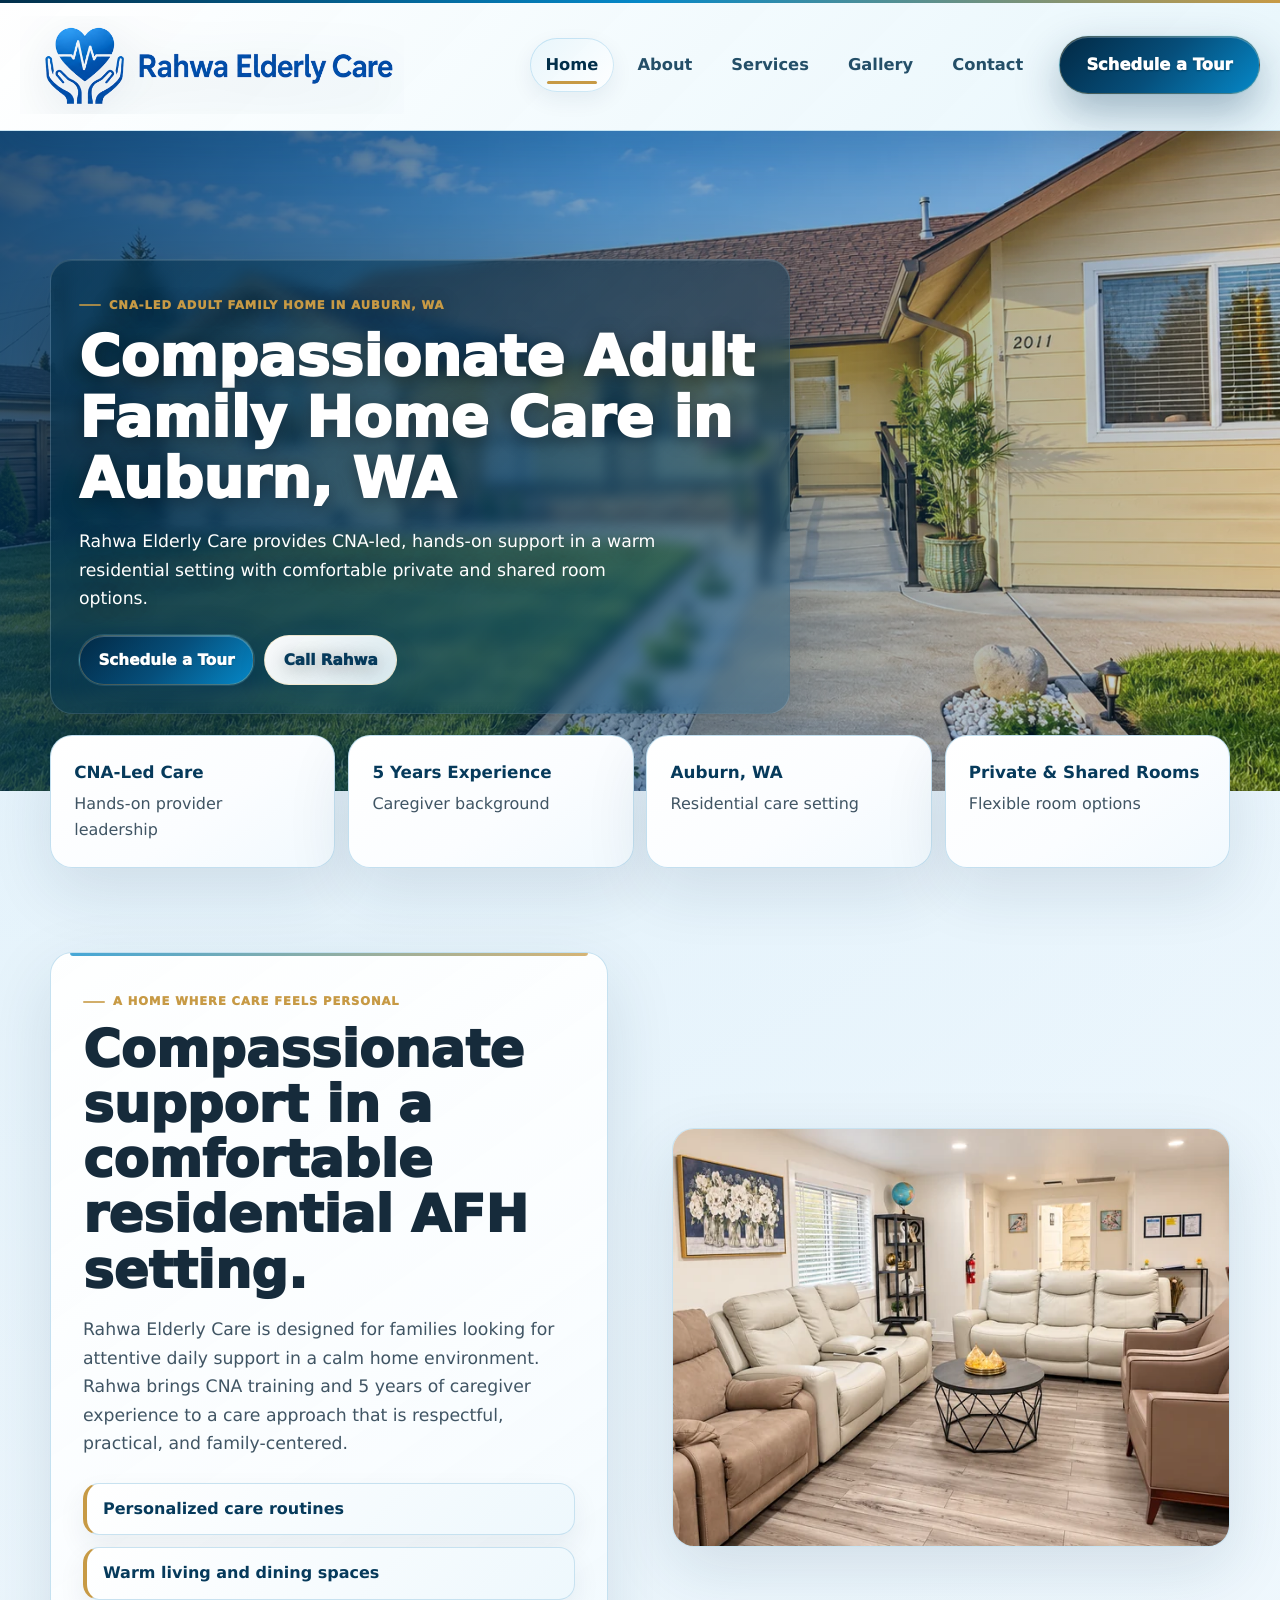
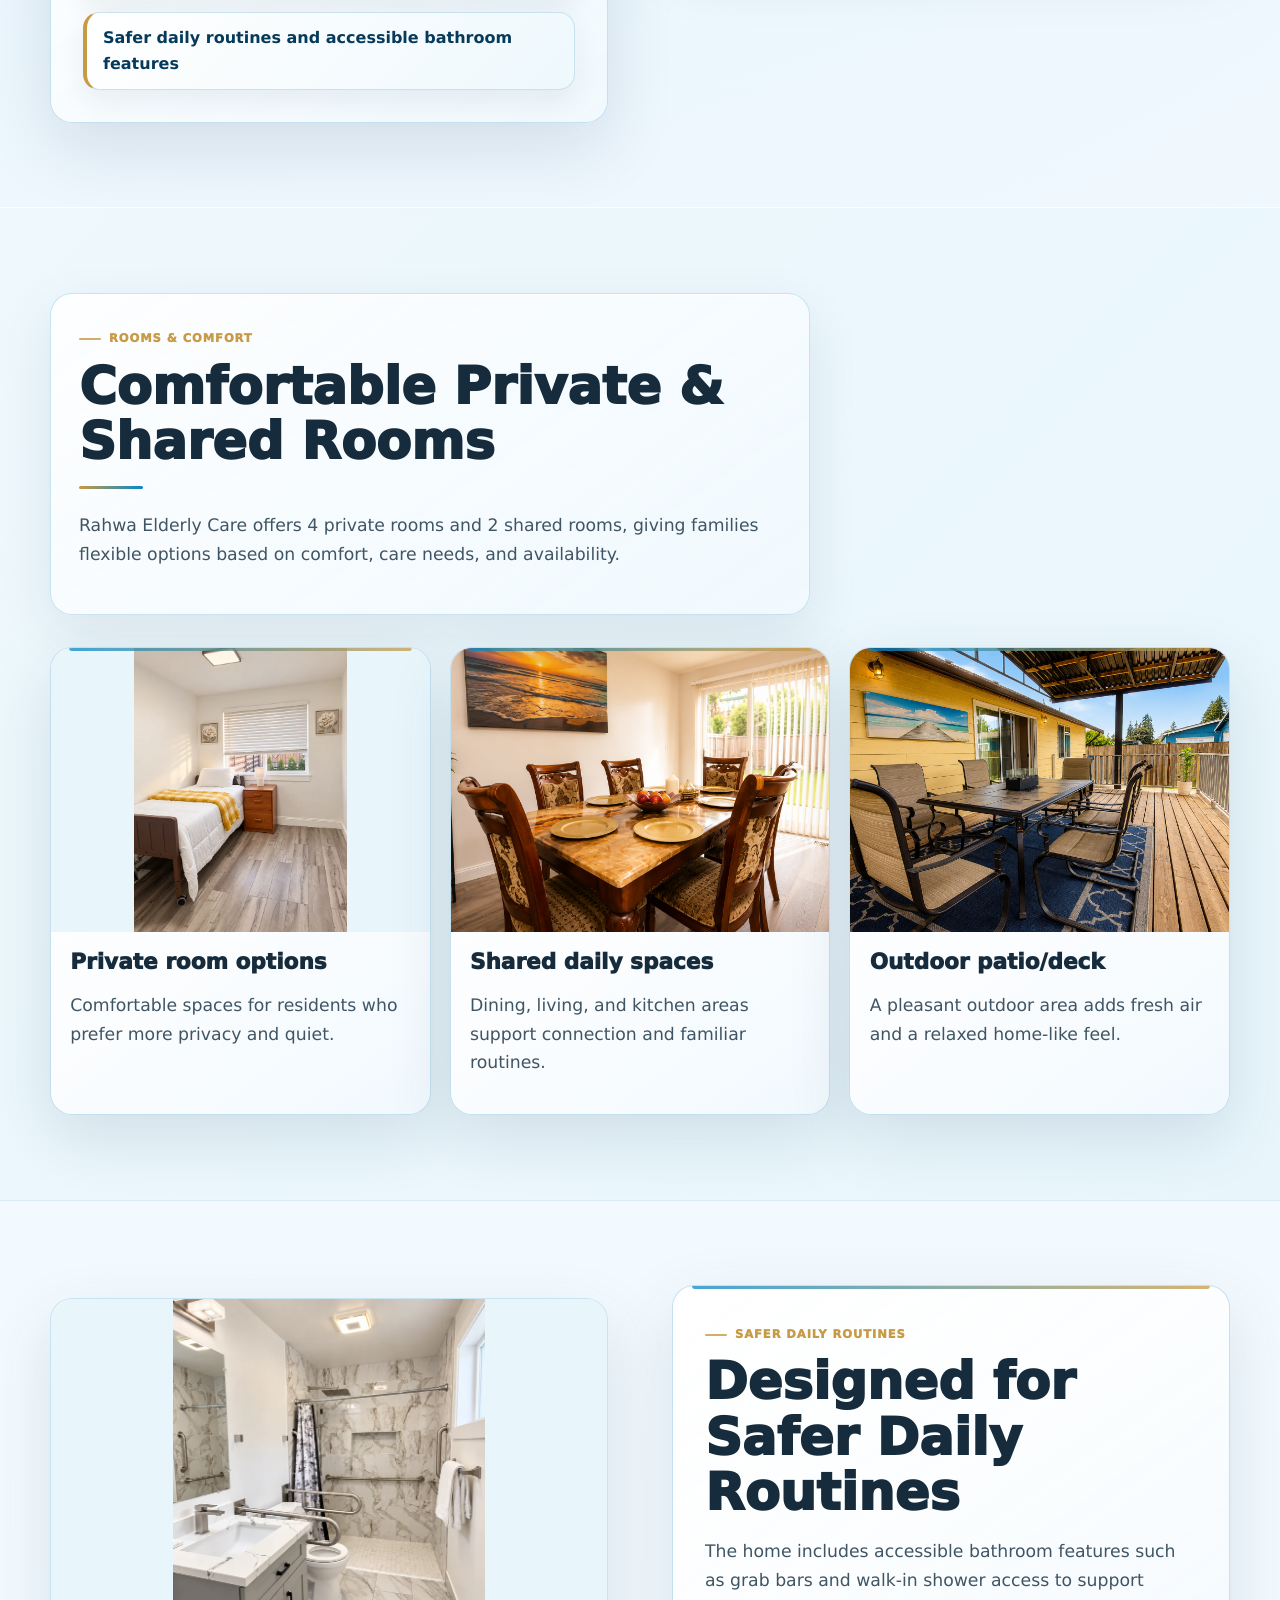
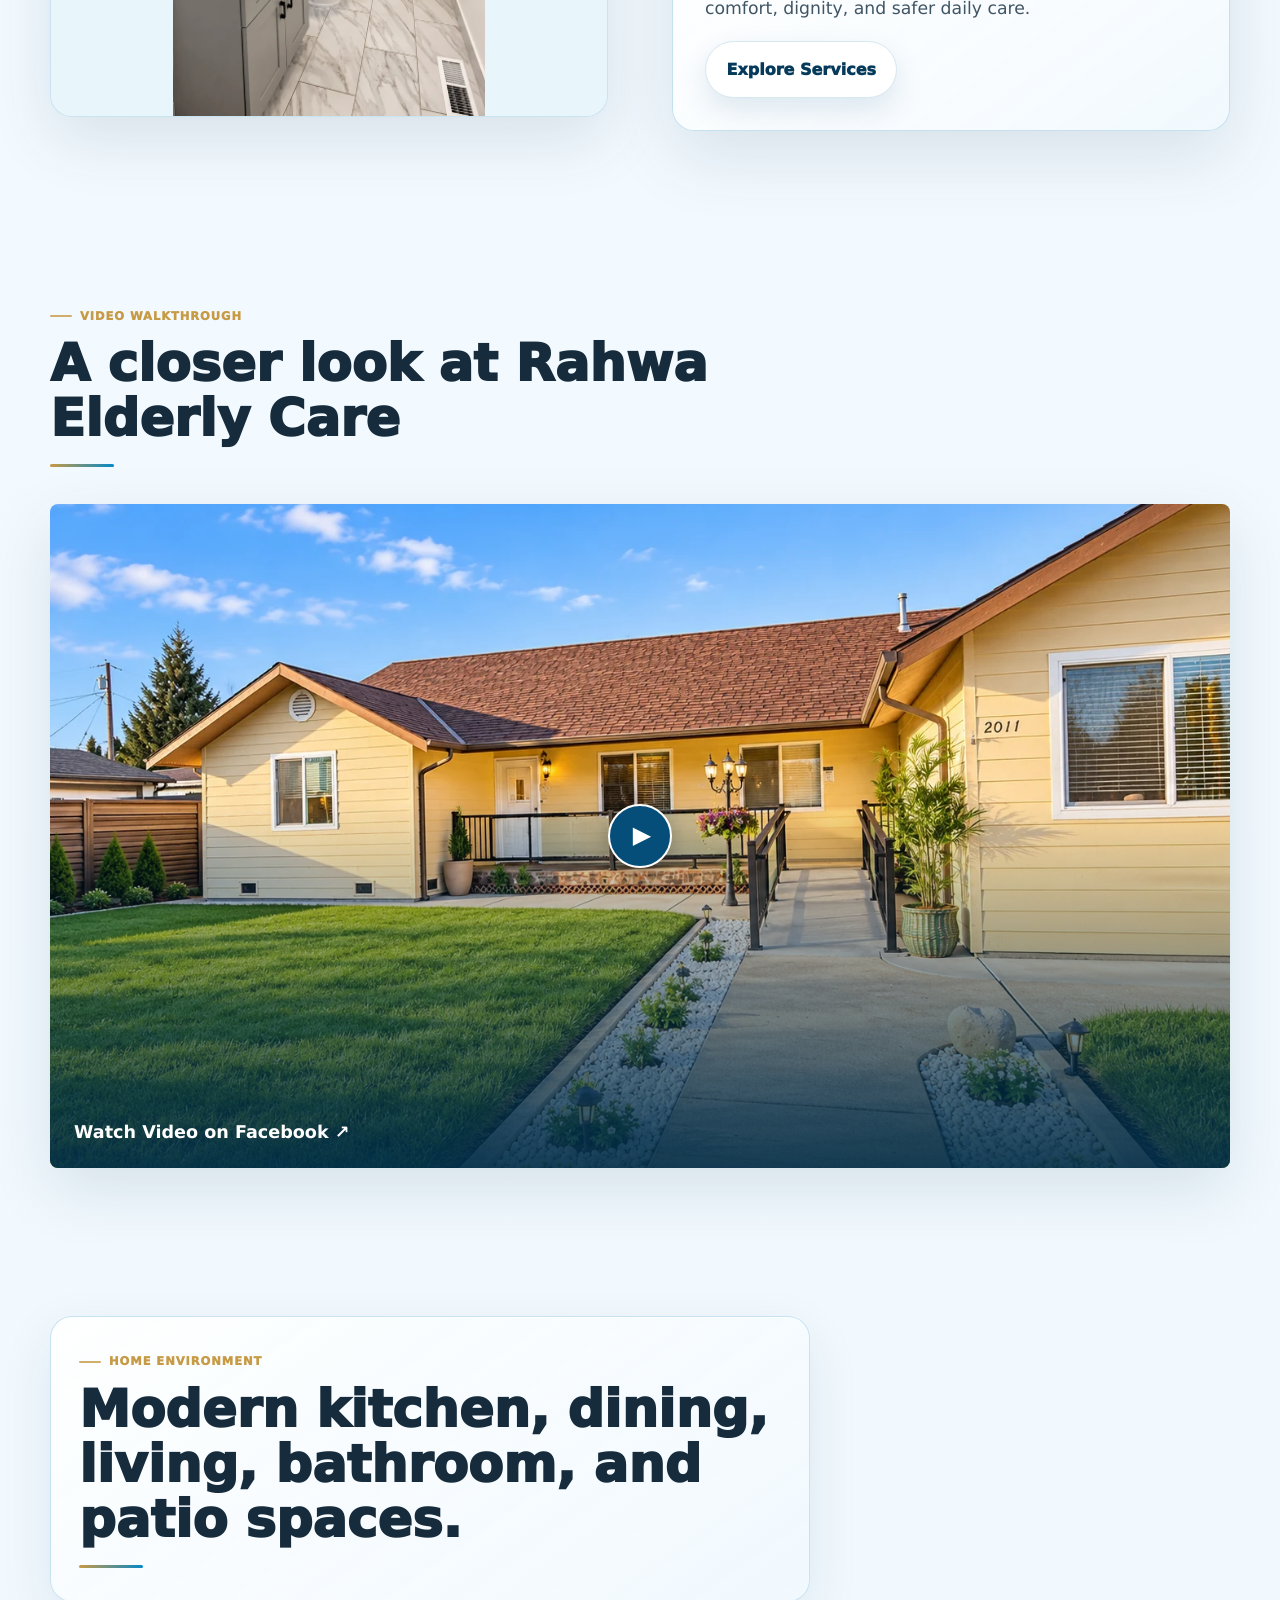
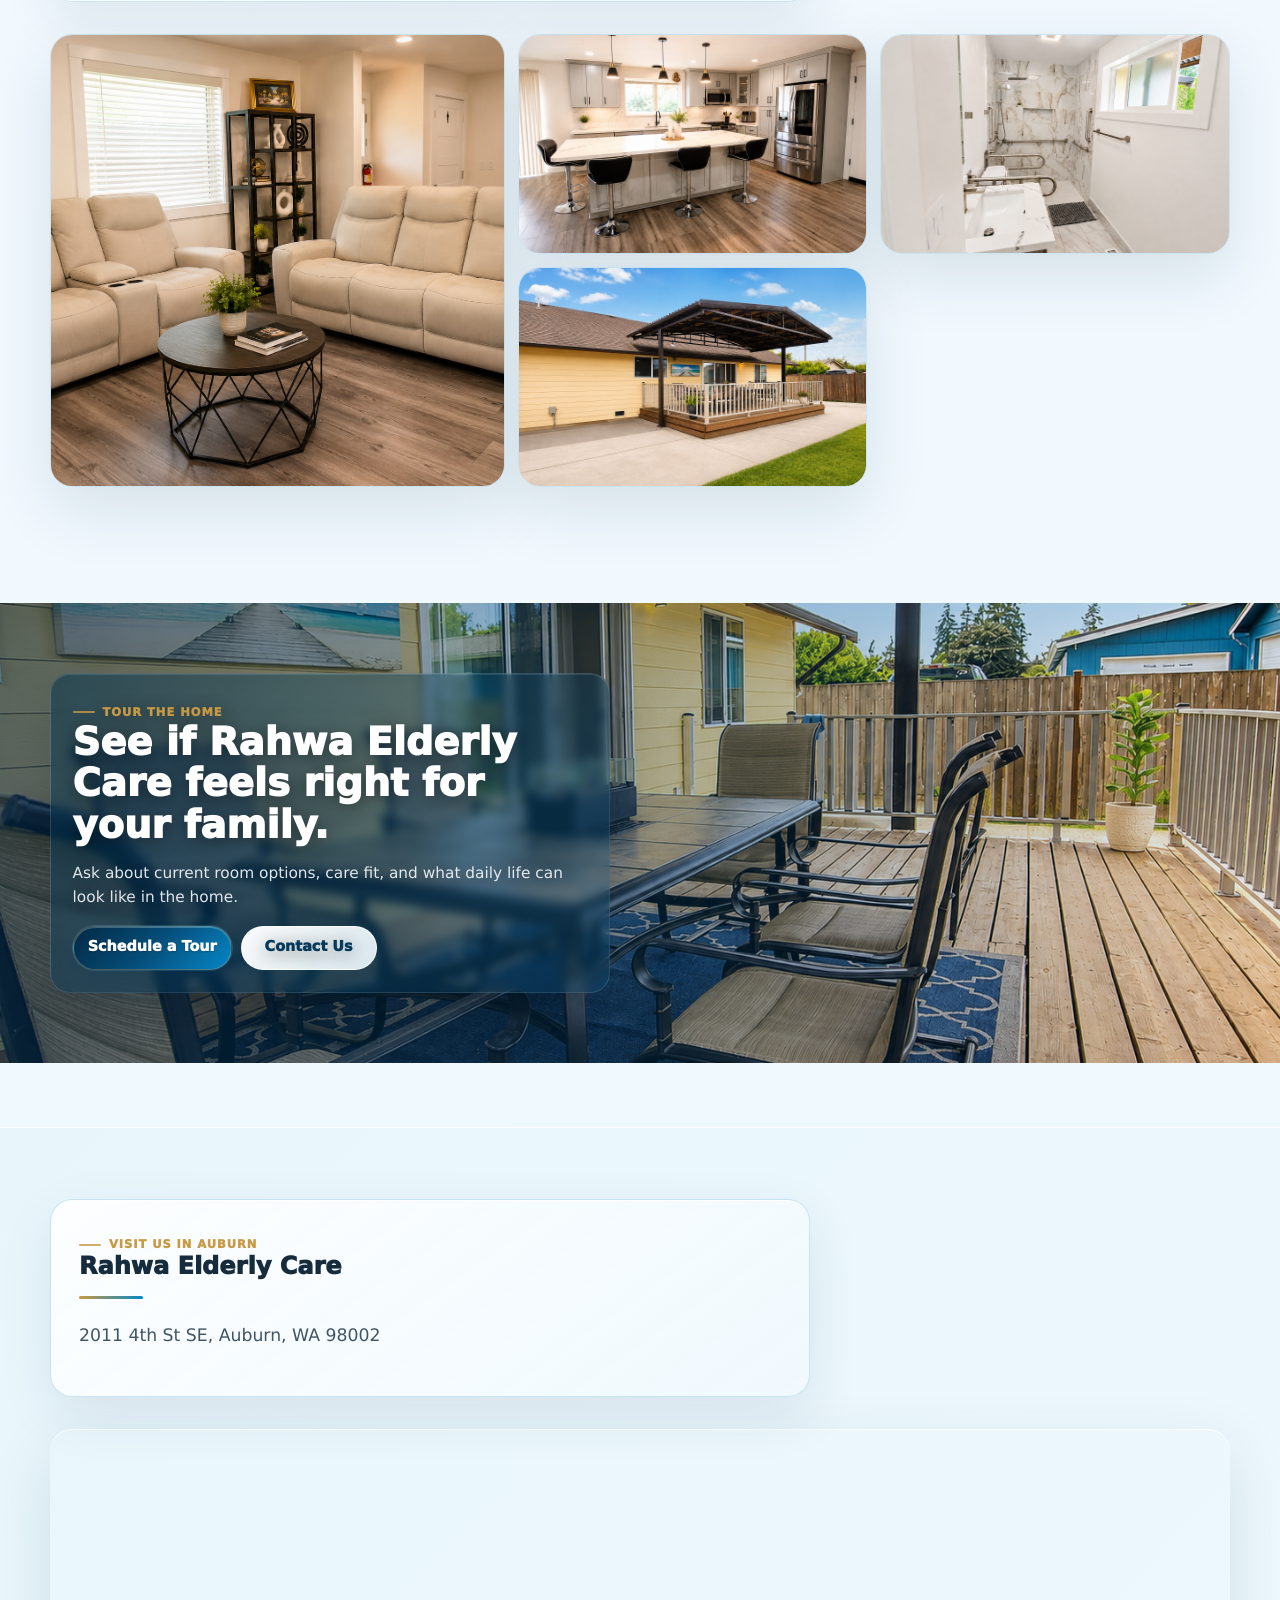
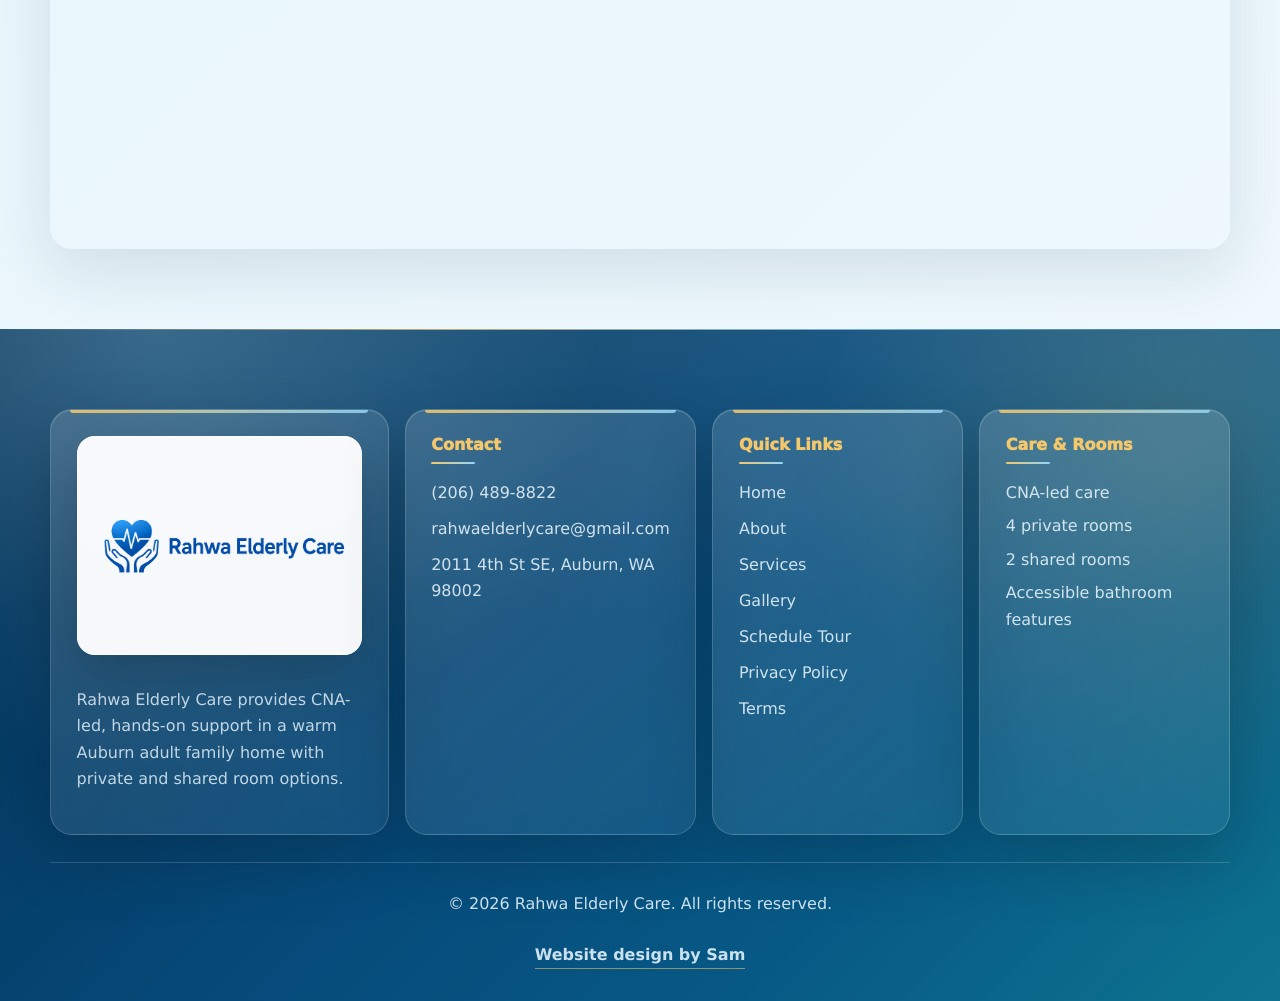
<file: index.html>
<!doctype html>
<html lang="en">
<head>
  <meta charset="utf-8">
  <meta name="viewport" content="width=device-width, initial-scale=1">
  <title>Rahwa Elderly Care | Adult Family Home in Auburn, WA</title>
  <meta name="description" content="CNA-led adult family home care in Auburn, WA with compassionate support, comfortable private and shared rooms, and a warm residential setting.">
  <link rel="canonical" href="https://rahwaelderlycare.com/">
  <meta property="og:type" content="website">
  <meta property="og:site_name" content="Rahwa Elderly Care">
  <meta property="og:title" content="Rahwa Elderly Care | Adult Family Home in Auburn, WA">
  <meta property="og:description" content="CNA-led adult family home care in Auburn, WA with compassionate support, comfortable private and shared rooms, and a warm residential setting.">
  <meta property="og:url" content="https://rahwaelderlycare.com/">
  <meta property="og:image" content="https://rahwaelderlycare.com/assets/images/rahwa-social-preview-v2.png">
  <meta property="og:image:width" content="1200">
  <meta property="og:image:height" content="630">
  <meta property="og:image:alt" content="Rahwa Elderly Care adult family home in Auburn, Washington">
  <meta name="twitter:card" content="summary_large_image">
  <meta name="twitter:title" content="Rahwa Elderly Care | Adult Family Home in Auburn, WA">
  <meta name="twitter:description" content="CNA-led adult family home care in Auburn, WA with compassionate support, comfortable private and shared rooms, and a warm residential setting.">
  <meta name="twitter:image" content="https://rahwaelderlycare.com/assets/images/rahwa-social-preview-v2.png">
  <meta name="twitter:image:alt" content="Rahwa Elderly Care adult family home in Auburn, Washington">
  <link rel="icon" type="image/png" href="assets/logos/rahwa-logo-icon.png">
  <link rel="apple-touch-icon" href="assets/logos/rahwa-logo-icon.png">
  <link rel="manifest" href="manifest.webmanifest">
  <link rel="stylesheet" href="styles.css">
  <script type="application/ld+json">{"@context":"https://schema.org","@type":"LocalBusiness","name":"Rahwa Elderly Care","description":"CNA-led adult family home in Auburn, WA offering compassionate residential care in a warm home setting.","address":{"@type":"PostalAddress","streetAddress":"2011 4th St SE","addressLocality":"Auburn","addressRegion":"WA","postalCode":"98002","addressCountry":"US"},"telephone":"(206) 489-8822","email":"rahwaelderlycare@gmail.com","areaServed":"Auburn, WA","image":"https://rahwaelderlycare.com/assets/images/rahwa-exterior-updated.webp","@id":"https://rahwaelderlycare.com/#business","url":"https://rahwaelderlycare.com/"}</script>
</head>
<body>
  <a class="skip-link" href="#main">Skip to content</a>
  <header class="site-header" data-mobile-nav>
    <nav class="nav-shell" aria-label="Main navigation">
      <a class="brand" href="./" aria-label="Rahwa Elderly Care home">
        <img src="assets/logos/rahwa-logo-horizontal.png" alt="Rahwa Elderly Care logo">
      </a>
      <div class="desktop-nav" aria-label="Primary links">
        <a aria-current="page" class="nav-link is-active" href="./">Home</a>
        <a class="nav-link" href="about/">About</a>
        <a class="nav-link" href="services/">Services</a>
        <a class="nav-link" href="gallery/">Gallery</a>
        <a class="nav-link" href="contact/">Contact</a>
      </div>
      <a class="btn btn-primary header-cta" href="schedule-tour/">Schedule a Tour</a>
      <button class="mobile-menu-toggle" type="button" aria-label="Open navigation menu" aria-expanded="false" aria-controls="mobile-menu"><span></span><span></span><span></span></button>
    </nav>
    <div class="mobile-menu" id="mobile-menu" hidden>
      <a aria-current="page" class="mobile-menu-link is-active" href="./">Home</a>
      <a class="mobile-menu-link" href="about/">About</a>
      <a class="mobile-menu-link" href="services/">Services</a>
      <a class="mobile-menu-link" href="gallery/">Gallery</a>
      <a class="mobile-menu-link" href="schedule-tour/">Schedule Tour</a>
      <a class="mobile-menu-link" href="contact/">Contact</a>
      <a class="mobile-menu-link muted-link" href="privacy-policy/">Privacy Policy</a>
      <a class="mobile-menu-link muted-link" href="terms/">Terms</a>
    </div>
  </header>
  <main id="main">

    <section class="hero">
      <picture><img src="assets/images/rahwa-exterior-updated.webp" alt="Exterior view of Rahwa Elderly Care adult family home in Auburn, Washington" srcset="assets/images/rahwa-exterior-updated-640.webp 640w, assets/images/rahwa-exterior-updated-960.webp 960w, assets/images/rahwa-exterior-updated.webp 1448w" sizes="100vw" width="1448" height="1086" loading="eager" fetchpriority="high"></picture>
      <div class="hero-overlay"></div>
      <div class="hero-content">
        <span class="eyebrow">CNA-led adult family home in Auburn, WA</span>
        <h1>Compassionate Adult Family Home Care in Auburn, WA</h1>
        <p>Rahwa Elderly Care provides CNA-led, hands-on support in a warm residential setting with comfortable private and shared room options.</p>
        <div class="button-row">
          <a class="btn btn-primary" href="schedule-tour/">Schedule a Tour</a>
          <a class="btn btn-light" href="tel:+12064898822">Call Rahwa</a>
        </div>
      </div>
    </section>
    <section class="trust-strip" aria-label="Care highlights">
      <div class="trust-card"><strong>CNA-Led Care</strong><span>Hands-on provider leadership</span></div>
      <div class="trust-card"><strong>5 Years Experience</strong><span>Caregiver background</span></div>
      <div class="trust-card"><strong>Auburn, WA</strong><span>Residential care setting</span></div>
      <div class="trust-card"><strong>Private & Shared Rooms</strong><span>Flexible room options</span></div>
    </section>
    <section class="section split">
      <div>
        <span class="eyebrow">A home where care feels personal</span>
        <h2>Compassionate support in a comfortable residential AFH setting.</h2>
        <p>Rahwa Elderly Care is designed for families looking for attentive daily support in a calm home environment. Rahwa brings CNA training and 5 years of caregiver experience to a care approach that is respectful, practical, and family-centered.</p>
        <div class="mini-list">
          <span>Personalized care routines</span>
          <span>Warm living and dining spaces</span>
          <span>Safer daily routines and accessible bathroom features</span>
        </div>
      </div>
      <picture class="image-card"><img src="assets/images/rahwa-living-room-updated.webp" alt="Comfortable living room seating at Rahwa Elderly Care" srcset="assets/images/rahwa-living-room-updated-640.webp 640w, assets/images/rahwa-living-room-updated-960.webp 960w, assets/images/rahwa-living-room-updated.webp 1448w" sizes="(max-width: 760px) 92vw, 50vw" width="1448" height="1086" loading="lazy"></picture>
    </section>
    <section class="section warm-band">
      <div class="section-heading">
        <span class="eyebrow">Rooms & comfort</span>
        <h2>Comfortable Private & Shared Rooms</h2>
        <p>Rahwa Elderly Care offers 4 private rooms and 2 shared rooms, giving families flexible options based on comfort, care needs, and availability.</p>
      </div>
      <div class="feature-grid">
        <article><img src="assets/images/rahwa-private-bedroom-1.webp" alt="Bright private bedroom at Rahwa Elderly Care" srcset="assets/images/rahwa-private-bedroom-1-640.webp 640w, assets/images/rahwa-private-bedroom-1-960.webp 960w, assets/images/rahwa-private-bedroom-1.webp 1086w" sizes="(max-width: 760px) 92vw, 50vw" width="1086" height="1448" loading="lazy"><h3>Private room options</h3><p>Comfortable spaces for residents who prefer more privacy and quiet.</p></article>
        <article><img src="assets/images/rahwa-dining-room.png" alt="Dining room at Rahwa Elderly Care"><h3>Shared daily spaces</h3><p>Dining, living, and kitchen areas support connection and familiar routines.</p></article>
        <article><img src="assets/images/rahwa-covered-patio.png" alt="Covered patio and deck area at Rahwa Elderly Care"><h3>Outdoor patio/deck</h3><p>A pleasant outdoor area adds fresh air and a relaxed home-like feel.</p></article>
      </div>
    </section>
    <section class="section split reverse">
      <picture class="image-card"><img src="assets/images/rahwa-accessible-bathroom-updated.webp" alt="Accessible bathroom features with grab bars at Rahwa Elderly Care" srcset="assets/images/rahwa-accessible-bathroom-updated-640.webp 640w, assets/images/rahwa-accessible-bathroom-updated-960.webp 960w, assets/images/rahwa-accessible-bathroom-updated.webp 1086w" sizes="(max-width: 760px) 92vw, 50vw" width="1086" height="1448" loading="lazy"></picture>
      <div>
        <span class="eyebrow">Safer daily routines</span>
        <h2>Designed for Safer Daily Routines</h2>
        <p>The home includes accessible bathroom features such as grab bars and walk-in shower access to support comfort, dignity, and safer daily care.</p>
        <a class="btn btn-secondary" href="services/">Explore Services</a>
      </div>
    </section>
    <section class="section walkthrough" aria-labelledby="walkthrough-heading">
      <div class="section-heading">
        <span class="eyebrow">Video walkthrough</span>
        <h2 id="walkthrough-heading">A closer look at Rahwa Elderly Care</h2>
      </div>
      <a class="walkthrough-preview" href="https://www.facebook.com/reel/29017948117874793/" target="_blank" rel="noopener noreferrer" aria-label="Watch Video on Facebook (opens in a new tab)">
        <img src="assets/images/rahwa-exterior-updated.webp" srcset="assets/images/rahwa-exterior-updated-640.webp 640w, assets/images/rahwa-exterior-updated-960.webp 960w, assets/images/rahwa-exterior-updated.webp 1448w" sizes="(max-width: 760px) 92vw, 1100px" width="1448" height="1086" loading="lazy" alt="Front entrance of Rahwa Elderly Care">
        <span class="walkthrough-play" aria-hidden="true">&#9654;</span>
        <span class="walkthrough-caption">Watch Video on Facebook <span aria-hidden="true">&#8599;</span></span>
      </a>
    </section>
    <section class="section gallery-preview">
      <div class="section-heading">
        <span class="eyebrow">Home environment</span>
        <h2>Modern kitchen, dining, living, bathroom, and patio spaces.</h2>
      </div>
      <div class="photo-mosaic">
        <img src="assets/images/rahwa-open-living-kitchen.png" alt="Open living and kitchen area at Rahwa Elderly Care">
        <img src="assets/images/rahwa-modern-kitchen.png" alt="Modern kitchen at Rahwa Elderly Care">
        <img src="assets/images/rahwa-accessible-restroom-wide-view.png" alt="Wide view of accessible restroom at Rahwa Elderly Care">
        <img src="assets/images/rahwa-patio-seating.png" alt="Patio seating area at Rahwa Elderly Care">
      </div>
    </section>
    <section class="cta-photo">
      <img src="assets/images/rahwa-covered-patio.png" alt="Covered patio at Rahwa Elderly Care">
      <div>
        <span class="eyebrow">Tour the home</span>
        <h2>See if Rahwa Elderly Care feels right for your family.</h2>
        <p>Ask about current room options, care fit, and what daily life can look like in the home.</p>
        <div class="button-row"><a class="btn btn-primary" href="schedule-tour/">Schedule a Tour</a><a class="btn btn-light" href="contact/">Contact Us</a></div>
      </div>
    </section>
    <section class="map-section">
      <div class="section-heading">
        <span class="eyebrow">Visit us in Auburn</span>
        <h2>Rahwa Elderly Care</h2>
        <p>2011 4th St SE, Auburn, WA 98002</p>
      </div>
      <iframe title="Map to Rahwa Elderly Care in Auburn, Washington" loading="lazy" referrerpolicy="no-referrer-when-downgrade" src="https://www.google.com/maps?q=2011%204th%20St%20SE%2C%20Auburn%2C%20WA%2098002&output=embed"></iframe>
    </section>

  </main>
  <footer class="site-footer">
    <div class="footer-grid">
      <div class="footer-card footer-brand-card">
        <img class="footer-logo" src="assets/logos/rahwa-logo-horizontal.png" alt="Rahwa Elderly Care logo">
        <p>Rahwa Elderly Care provides CNA-led, hands-on support in a warm Auburn adult family home with private and shared room options.</p>
      </div>
      <div class="footer-card">
        <h2>Contact</h2>
        <a href="tel:+12064898822">(206) 489-8822</a>
        <a href="mailto:rahwaelderlycare@gmail.com">rahwaelderlycare@gmail.com</a>
        <a href="https://www.google.com/maps/search/?api=1&query=2011%204th%20St%20SE%2C%20Auburn%2C%20WA%2098002" target="_blank" rel="noopener">2011 4th St SE, Auburn, WA 98002</a>
      </div>
      <div class="footer-card">
        <h2>Quick Links</h2>
        <a href="./">Home</a>
        <a href="about/">About</a>
        <a href="services/">Services</a>
        <a href="gallery/">Gallery</a>
        <a href="schedule-tour/">Schedule Tour</a>
        <a href="privacy-policy/">Privacy Policy</a>
        <a href="terms/">Terms</a>
      </div>
      <div class="footer-card">
        <h2>Care & Rooms</h2>
        <span>CNA-led care</span>
        <span>4 private rooms</span>
        <span>2 shared rooms</span>
        <span>Accessible bathroom features</span>
      </div>
    </div>
    <div class="footer-bottom">
      <span>&copy; 2026 Rahwa Elderly Care. All rights reserved.</span>
      <a class="design-credit" href="https://www.afhdesignsbysam.com/" target="_blank" rel="noopener">Website design by Sam</a>
    </div>
  </footer>
  <script src="assets/js/site.js" defer></script>
</body>
</html>
</file>
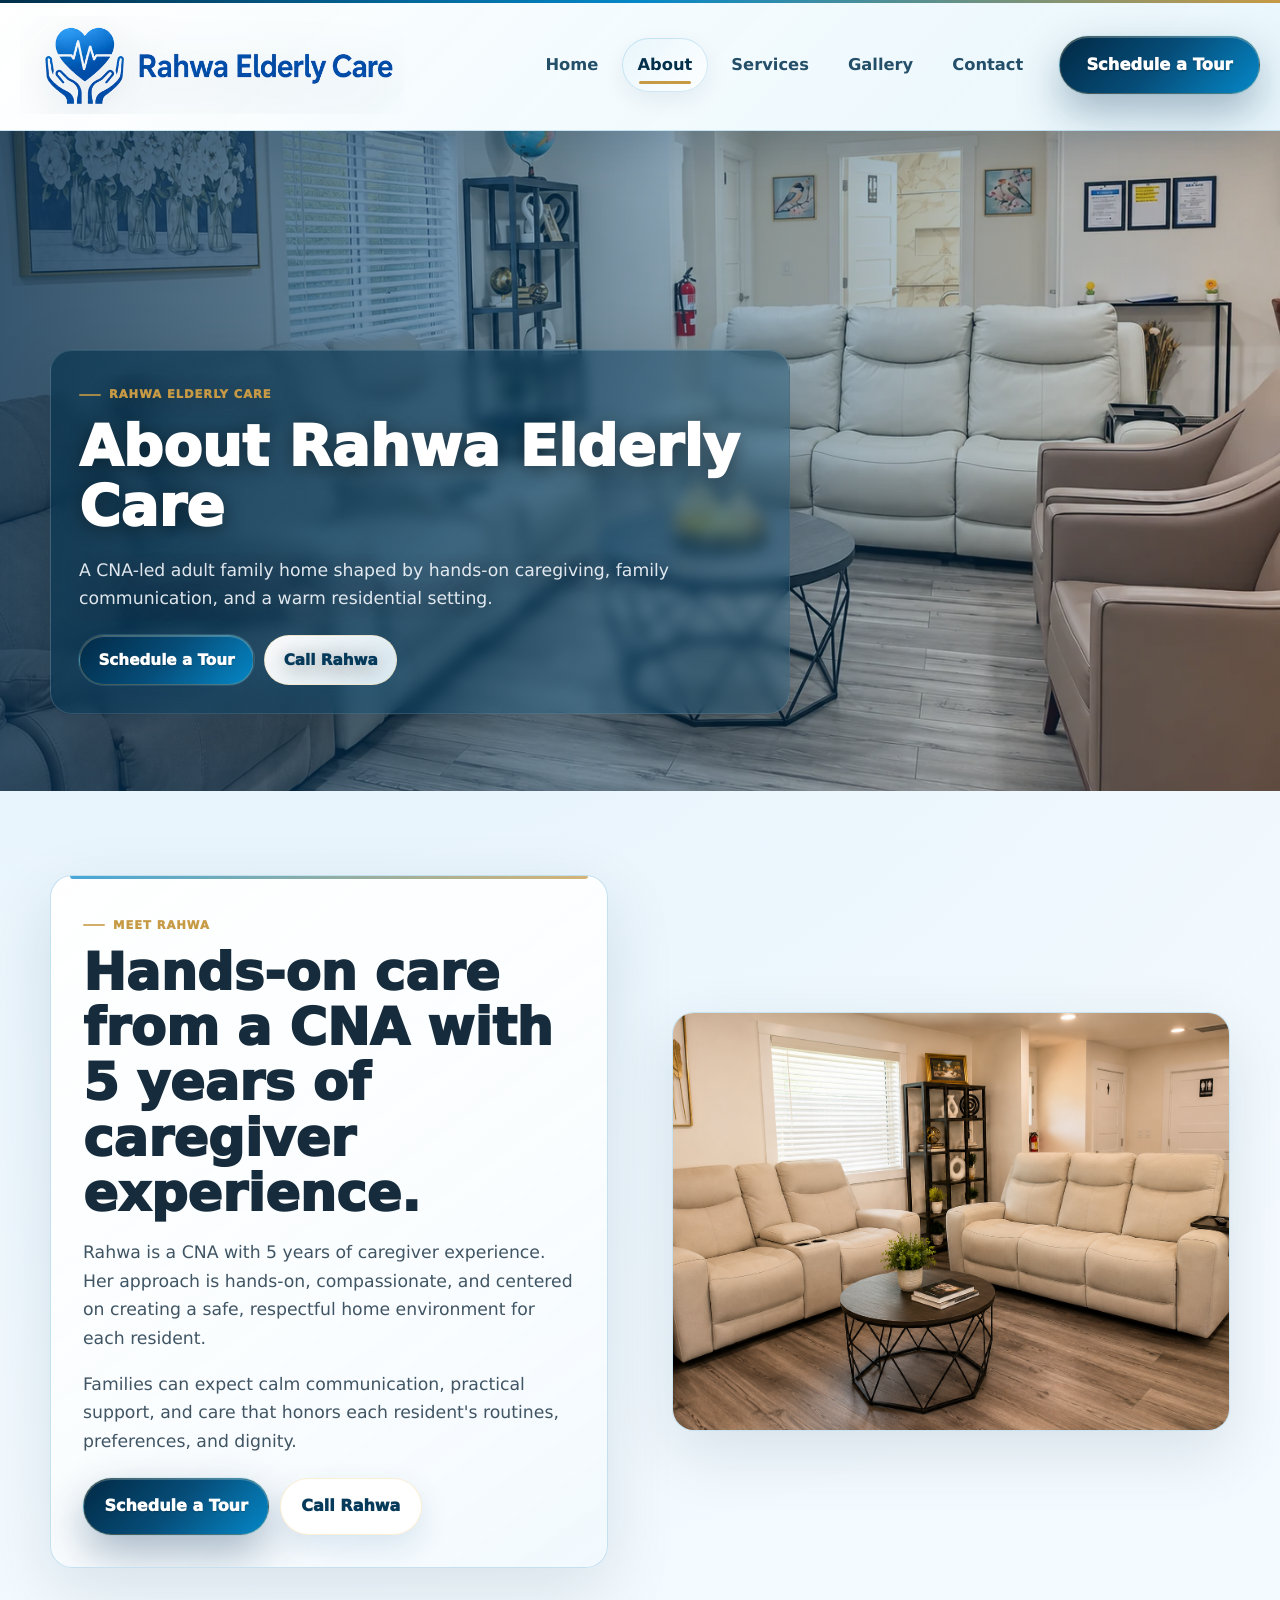
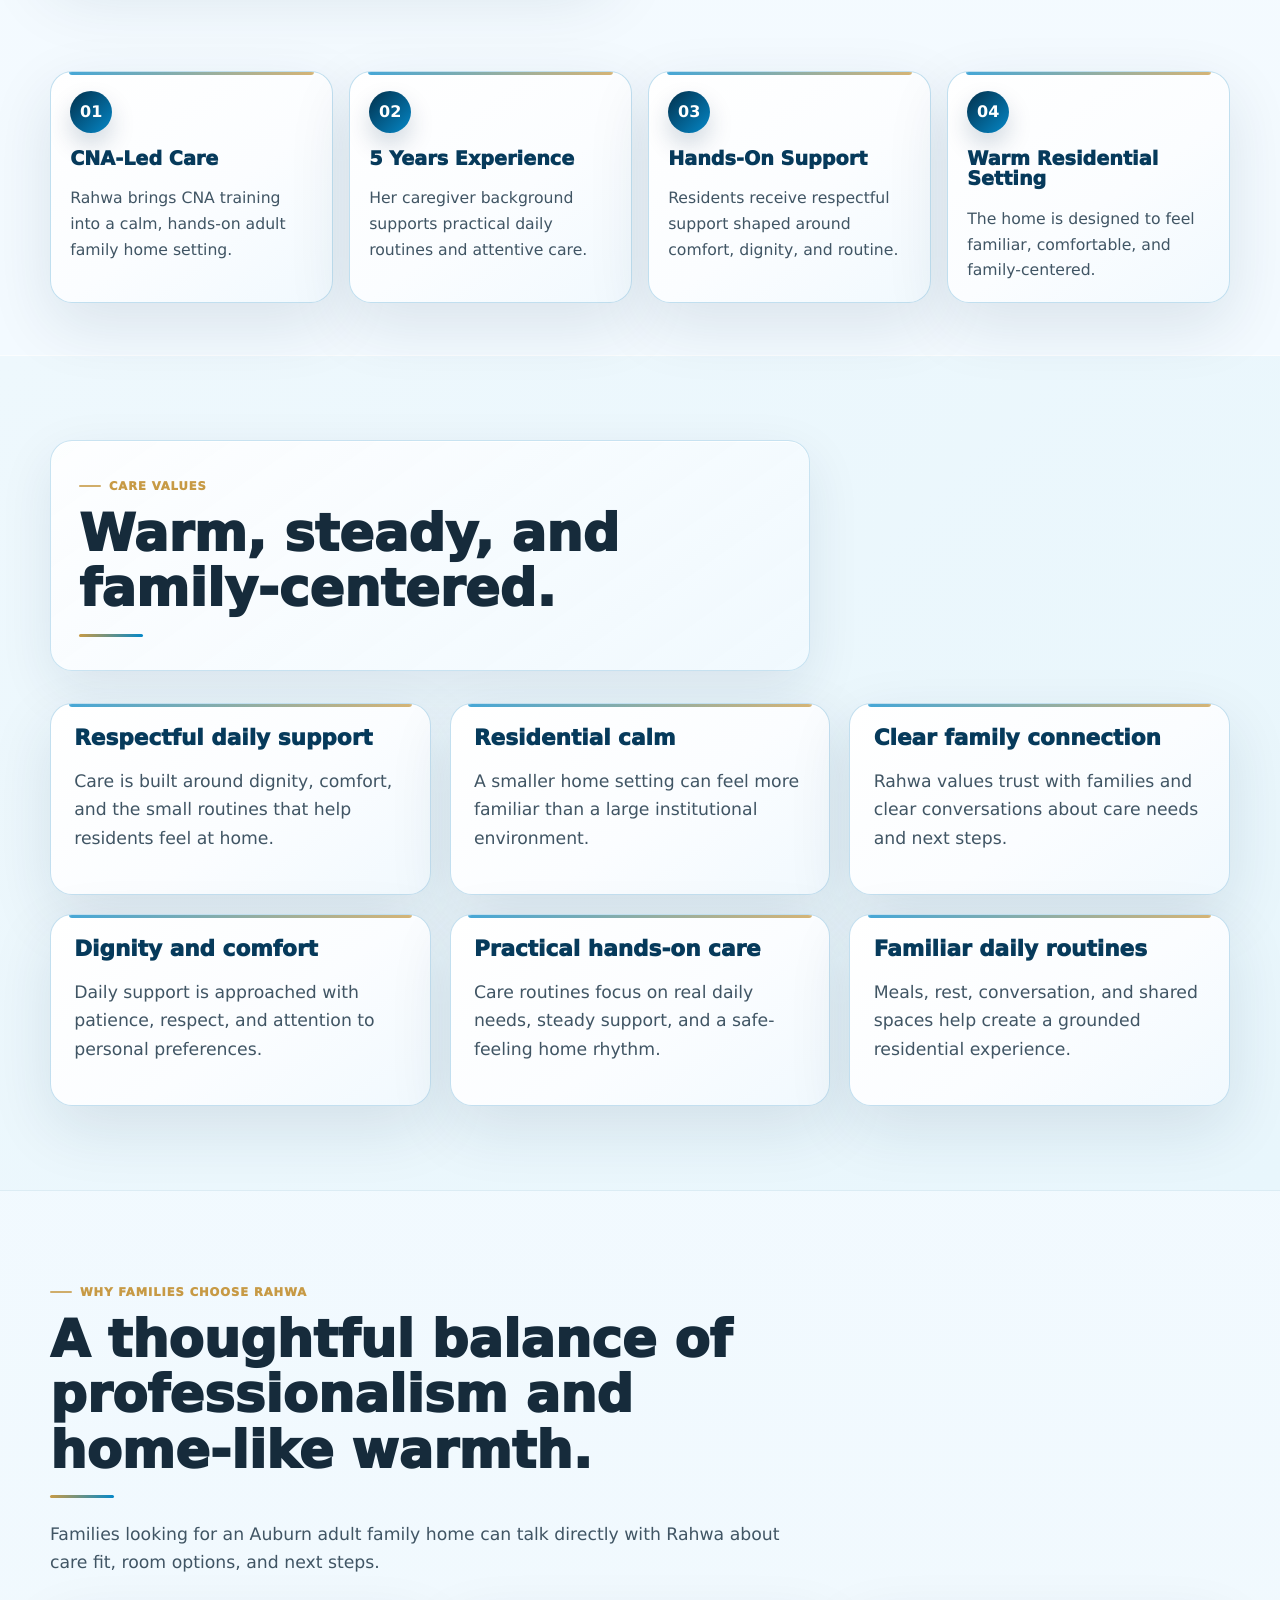
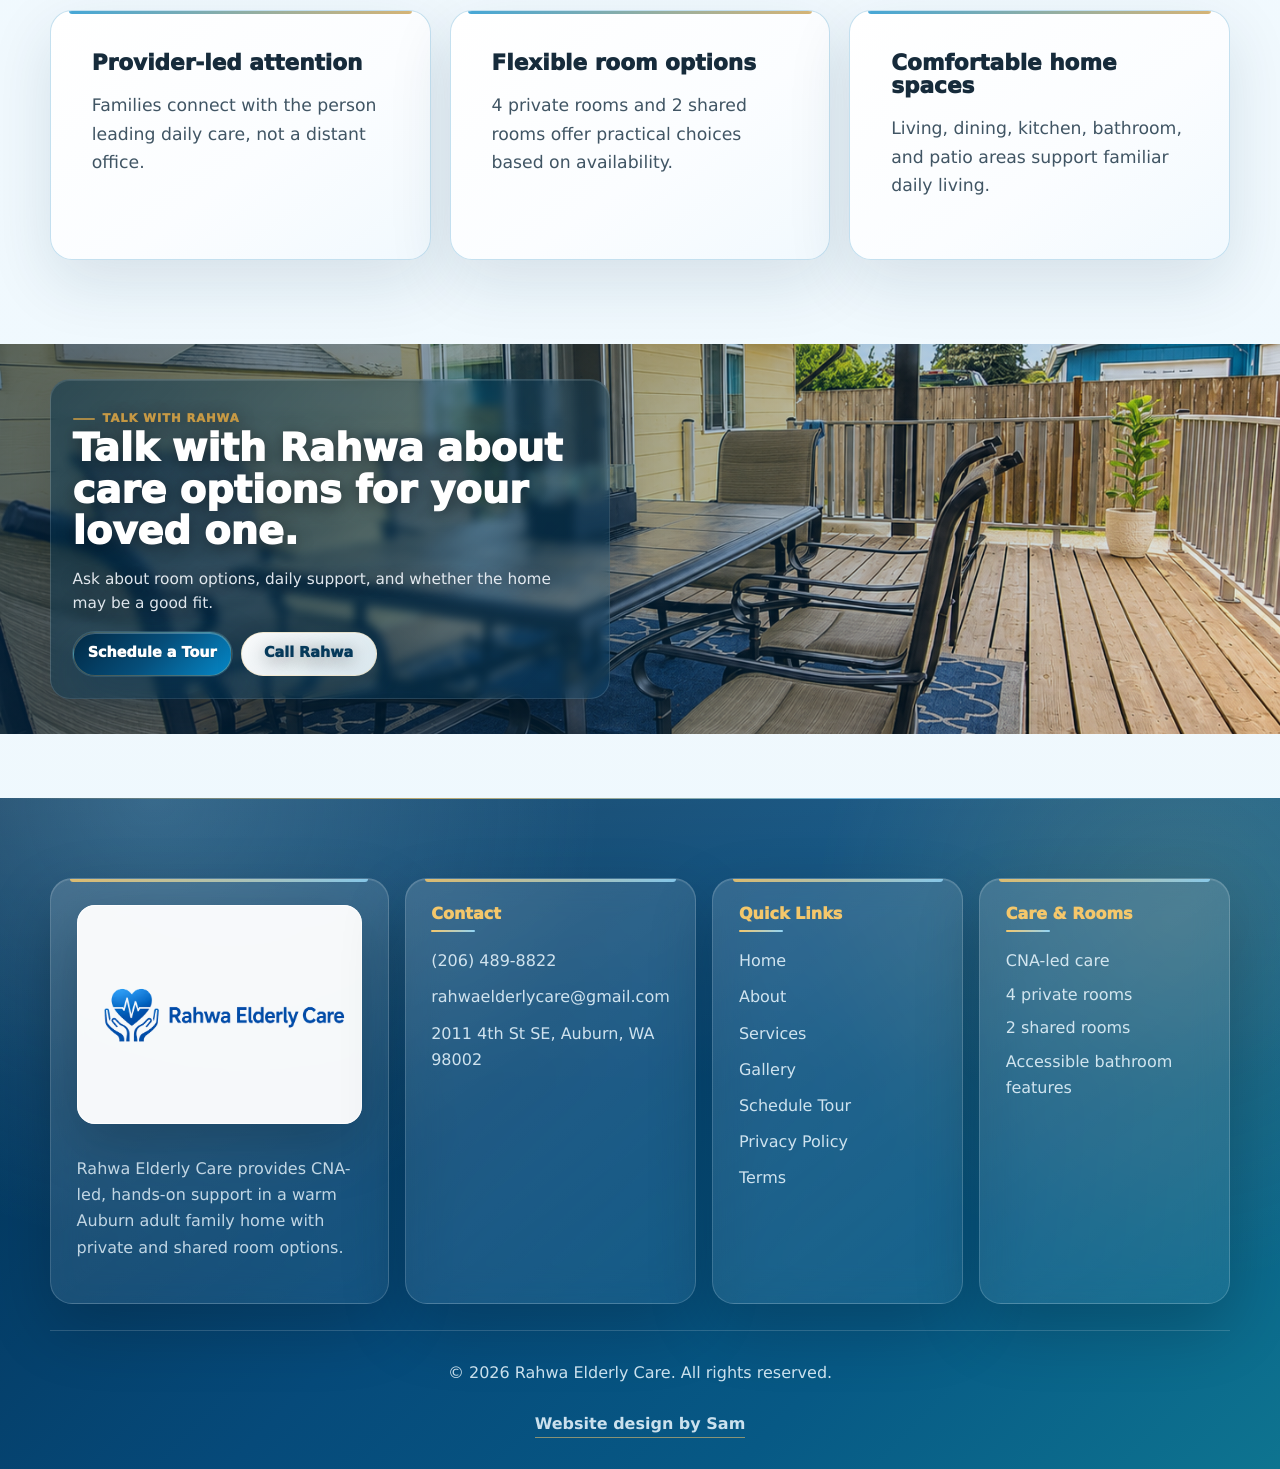
<file: about/index.html>
<!doctype html>
<html lang="en">
<head>
  <meta charset="utf-8">
  <meta name="viewport" content="width=device-width, initial-scale=1">
  <title>About Rahwa Elderly Care | CNA-Led Adult Family Home in Auburn</title>
  <meta name="description" content="Meet Rahwa, a CNA and hands-on caregiver providing compassionate adult family home care in Auburn, Washington.">
  <link rel="canonical" href="https://rahwaelderlycare.com/about/">
  <meta property="og:type" content="website">
  <meta property="og:site_name" content="Rahwa Elderly Care">
  <meta property="og:title" content="About Rahwa Elderly Care | CNA-Led Adult Family Home in Auburn">
  <meta property="og:description" content="Meet Rahwa, a CNA and hands-on caregiver providing compassionate adult family home care in Auburn, Washington.">
  <meta property="og:url" content="https://rahwaelderlycare.com/about/">
  <meta property="og:image" content="https://rahwaelderlycare.com/assets/images/rahwa-social-preview-v2.png">
  <meta property="og:image:width" content="1200">
  <meta property="og:image:height" content="630">
  <meta property="og:image:alt" content="Rahwa Elderly Care adult family home in Auburn, Washington">
  <meta name="twitter:card" content="summary_large_image">
  <meta name="twitter:title" content="About Rahwa Elderly Care | CNA-Led Adult Family Home in Auburn">
  <meta name="twitter:description" content="Meet Rahwa, a CNA and hands-on caregiver providing compassionate adult family home care in Auburn, Washington.">
  <meta name="twitter:image" content="https://rahwaelderlycare.com/assets/images/rahwa-social-preview-v2.png">
  <meta name="twitter:image:alt" content="Rahwa Elderly Care adult family home in Auburn, Washington">
  <link rel="icon" type="image/png" href="../assets/logos/rahwa-logo-icon.png">
  <link rel="apple-touch-icon" href="../assets/logos/rahwa-logo-icon.png">
  <link rel="manifest" href="../manifest.webmanifest">
  <link rel="stylesheet" href="../styles.css">
  <script type="application/ld+json">{"@context":"https://schema.org","@type":"LocalBusiness","name":"Rahwa Elderly Care","description":"CNA-led adult family home in Auburn, WA offering compassionate residential care in a warm home setting.","address":{"@type":"PostalAddress","streetAddress":"2011 4th St SE","addressLocality":"Auburn","addressRegion":"WA","postalCode":"98002","addressCountry":"US"},"telephone":"(206) 489-8822","email":"rahwaelderlycare@gmail.com","areaServed":"Auburn, WA","image":"https://rahwaelderlycare.com/assets/images/rahwa-exterior-updated.webp","@id":"https://rahwaelderlycare.com/#business","url":"https://rahwaelderlycare.com/"}</script>
</head>
<body>
  <a class="skip-link" href="#main">Skip to content</a>
  <header class="site-header" data-mobile-nav>
    <nav class="nav-shell" aria-label="Main navigation">
      <a class="brand" href="../" aria-label="Rahwa Elderly Care home">
        <img src="../assets/logos/rahwa-logo-horizontal.png" alt="Rahwa Elderly Care logo">
      </a>
      <div class="desktop-nav" aria-label="Primary links">
        <a class="nav-link" href="../">Home</a>
        <a aria-current="page" class="nav-link is-active" href="../about/">About</a>
        <a class="nav-link" href="../services/">Services</a>
        <a class="nav-link" href="../gallery/">Gallery</a>
        <a class="nav-link" href="../contact/">Contact</a>
      </div>
      <a class="btn btn-primary header-cta" href="../schedule-tour/">Schedule a Tour</a>
      <button class="mobile-menu-toggle" type="button" aria-label="Open navigation menu" aria-expanded="false" aria-controls="mobile-menu"><span></span><span></span><span></span></button>
    </nav>
    <div class="mobile-menu" id="mobile-menu" hidden>
      <a class="mobile-menu-link" href="../">Home</a>
      <a aria-current="page" class="mobile-menu-link is-active" href="../about/">About</a>
      <a class="mobile-menu-link" href="../services/">Services</a>
      <a class="mobile-menu-link" href="../gallery/">Gallery</a>
      <a class="mobile-menu-link" href="../schedule-tour/">Schedule Tour</a>
      <a class="mobile-menu-link" href="../contact/">Contact</a>
      <a class="mobile-menu-link muted-link" href="../privacy-policy/">Privacy Policy</a>
      <a class="mobile-menu-link muted-link" href="../terms/">Terms</a>
    </div>
  </header>
  <main id="main">

    <section class="page-hero"><img src="../assets/images/rahwa-living-room-updated.webp" alt="" srcset="../assets/images/rahwa-living-room-updated-640.webp 640w, ../assets/images/rahwa-living-room-updated-960.webp 960w, ../assets/images/rahwa-living-room-updated.webp 1448w" sizes="100vw" width="1448" height="1086" loading="eager" fetchpriority="high"><div><span class="eyebrow">Rahwa Elderly Care</span><h1>About Rahwa Elderly Care</h1><p>A CNA-led adult family home shaped by hands-on caregiving, family communication, and a warm residential setting.</p><div class="button-row hero-actions"><a class="btn btn-primary" href="../schedule-tour/">Schedule a Tour</a><a class="btn btn-light" href="tel:+12064898822">Call Rahwa</a></div></div></section>
    <section class="section split premium-intro">
      <div>
        <span class="eyebrow">Meet Rahwa</span>
        <h2>Hands-on care from a CNA with 5 years of caregiver experience.</h2>
        <p>Rahwa is a CNA with 5 years of caregiver experience. Her approach is hands-on, compassionate, and centered on creating a safe, respectful home environment for each resident.</p>
        <p>Families can expect calm communication, practical support, and care that honors each resident's routines, preferences, and dignity.</p>
        <div class="button-row"><a class="btn btn-primary" href="../schedule-tour/">Schedule a Tour</a><a class="btn btn-secondary" href="tel:+12064898822">Call Rahwa</a></div>
      </div>
      <picture class="image-card"><img src="../assets/images/rahwa-open-living-kitchen.png" alt="Open living and kitchen space inside Rahwa Elderly Care"></picture>
    </section>
    <section class="section compact-section">
      <div class="premium-stat-grid">
        <article><span>01</span><h3>CNA-Led Care</h3><p>Rahwa brings CNA training into a calm, hands-on adult family home setting.</p></article>
        <article><span>02</span><h3>5 Years Experience</h3><p>Her caregiver background supports practical daily routines and attentive care.</p></article>
        <article><span>03</span><h3>Hands-On Support</h3><p>Residents receive respectful support shaped around comfort, dignity, and routine.</p></article>
        <article><span>04</span><h3>Warm Residential Setting</h3><p>The home is designed to feel familiar, comfortable, and family-centered.</p></article>
      </div>
    </section>
    <section class="section warm-band">
      <div class="section-heading"><span class="eyebrow">Care values</span><h2>Warm, steady, and family-centered.</h2></div>
      <div class="cards-three">
        <article><h3>Respectful daily support</h3><p>Care is built around dignity, comfort, and the small routines that help residents feel at home.</p></article>
        <article><h3>Residential calm</h3><p>A smaller home setting can feel more familiar than a large institutional environment.</p></article>
        <article><h3>Clear family connection</h3><p>Rahwa values trust with families and clear conversations about care needs and next steps.</p></article>
        <article><h3>Dignity and comfort</h3><p>Daily support is approached with patience, respect, and attention to personal preferences.</p></article>
        <article><h3>Practical hands-on care</h3><p>Care routines focus on real daily needs, steady support, and a safe-feeling home rhythm.</p></article>
        <article><h3>Familiar daily routines</h3><p>Meals, rest, conversation, and shared spaces help create a grounded residential experience.</p></article>
      </div>
    </section>
    <section class="section">
      <div class="section-heading"><span class="eyebrow">Why families choose Rahwa</span><h2>A thoughtful balance of professionalism and home-like warmth.</h2><p>Families looking for an Auburn adult family home can talk directly with Rahwa about care fit, room options, and next steps.</p></div>
      <div class="feature-grid text-card-grid">
        <article><h3>Provider-led attention</h3><p>Families connect with the person leading daily care, not a distant office.</p></article>
        <article><h3>Flexible room options</h3><p>4 private rooms and 2 shared rooms offer practical choices based on availability.</p></article>
        <article><h3>Comfortable home spaces</h3><p>Living, dining, kitchen, bathroom, and patio areas support familiar daily living.</p></article>
      </div>
    </section>
    <section class="cta-photo compact-cta">
      <img src="../assets/images/rahwa-covered-patio.png" alt="Covered patio at Rahwa Elderly Care">
      <div><span class="eyebrow">Talk with Rahwa</span><h2>Talk with Rahwa about care options for your loved one.</h2><p>Ask about room options, daily support, and whether the home may be a good fit.</p><div class="button-row"><a class="btn btn-primary" href="../schedule-tour/">Schedule a Tour</a><a class="btn btn-light" href="tel:+12064898822">Call Rahwa</a></div></div>
    </section>

  </main>
  <footer class="site-footer">
    <div class="footer-grid">
      <div class="footer-card footer-brand-card">
        <img class="footer-logo" src="../assets/logos/rahwa-logo-horizontal.png" alt="Rahwa Elderly Care logo">
        <p>Rahwa Elderly Care provides CNA-led, hands-on support in a warm Auburn adult family home with private and shared room options.</p>
      </div>
      <div class="footer-card">
        <h2>Contact</h2>
        <a href="tel:+12064898822">(206) 489-8822</a>
        <a href="mailto:rahwaelderlycare@gmail.com">rahwaelderlycare@gmail.com</a>
        <a href="https://www.google.com/maps/search/?api=1&query=2011%204th%20St%20SE%2C%20Auburn%2C%20WA%2098002" target="_blank" rel="noopener">2011 4th St SE, Auburn, WA 98002</a>
      </div>
      <div class="footer-card">
        <h2>Quick Links</h2>
        <a href="../">Home</a>
        <a href="../about/">About</a>
        <a href="../services/">Services</a>
        <a href="../gallery/">Gallery</a>
        <a href="../schedule-tour/">Schedule Tour</a>
        <a href="../privacy-policy/">Privacy Policy</a>
        <a href="../terms/">Terms</a>
      </div>
      <div class="footer-card">
        <h2>Care & Rooms</h2>
        <span>CNA-led care</span>
        <span>4 private rooms</span>
        <span>2 shared rooms</span>
        <span>Accessible bathroom features</span>
      </div>
    </div>
    <div class="footer-bottom">
      <span>&copy; 2026 Rahwa Elderly Care. All rights reserved.</span>
      <a class="design-credit" href="https://www.afhdesignsbysam.com/" target="_blank" rel="noopener">Website design by Sam</a>
    </div>
  </footer>
  <script src="../assets/js/site.js" defer></script>
</body>
</html>
</file>
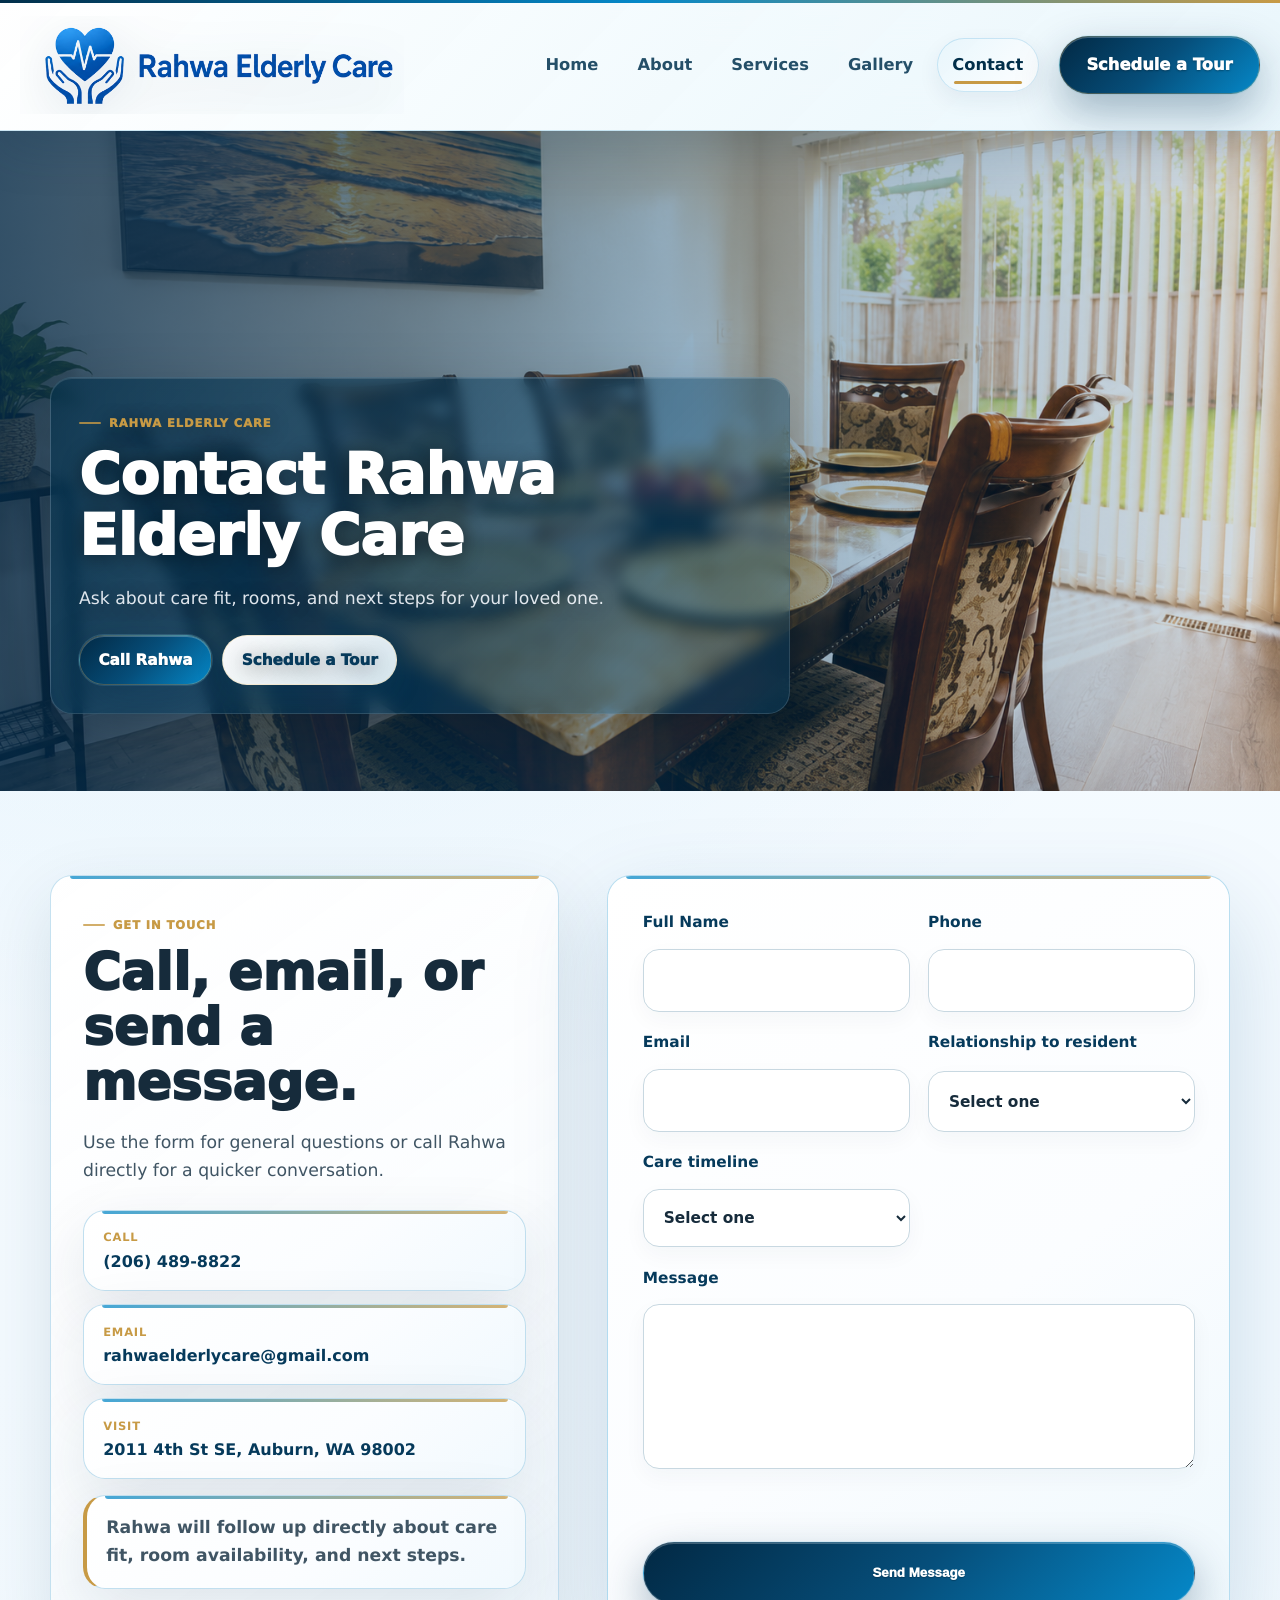
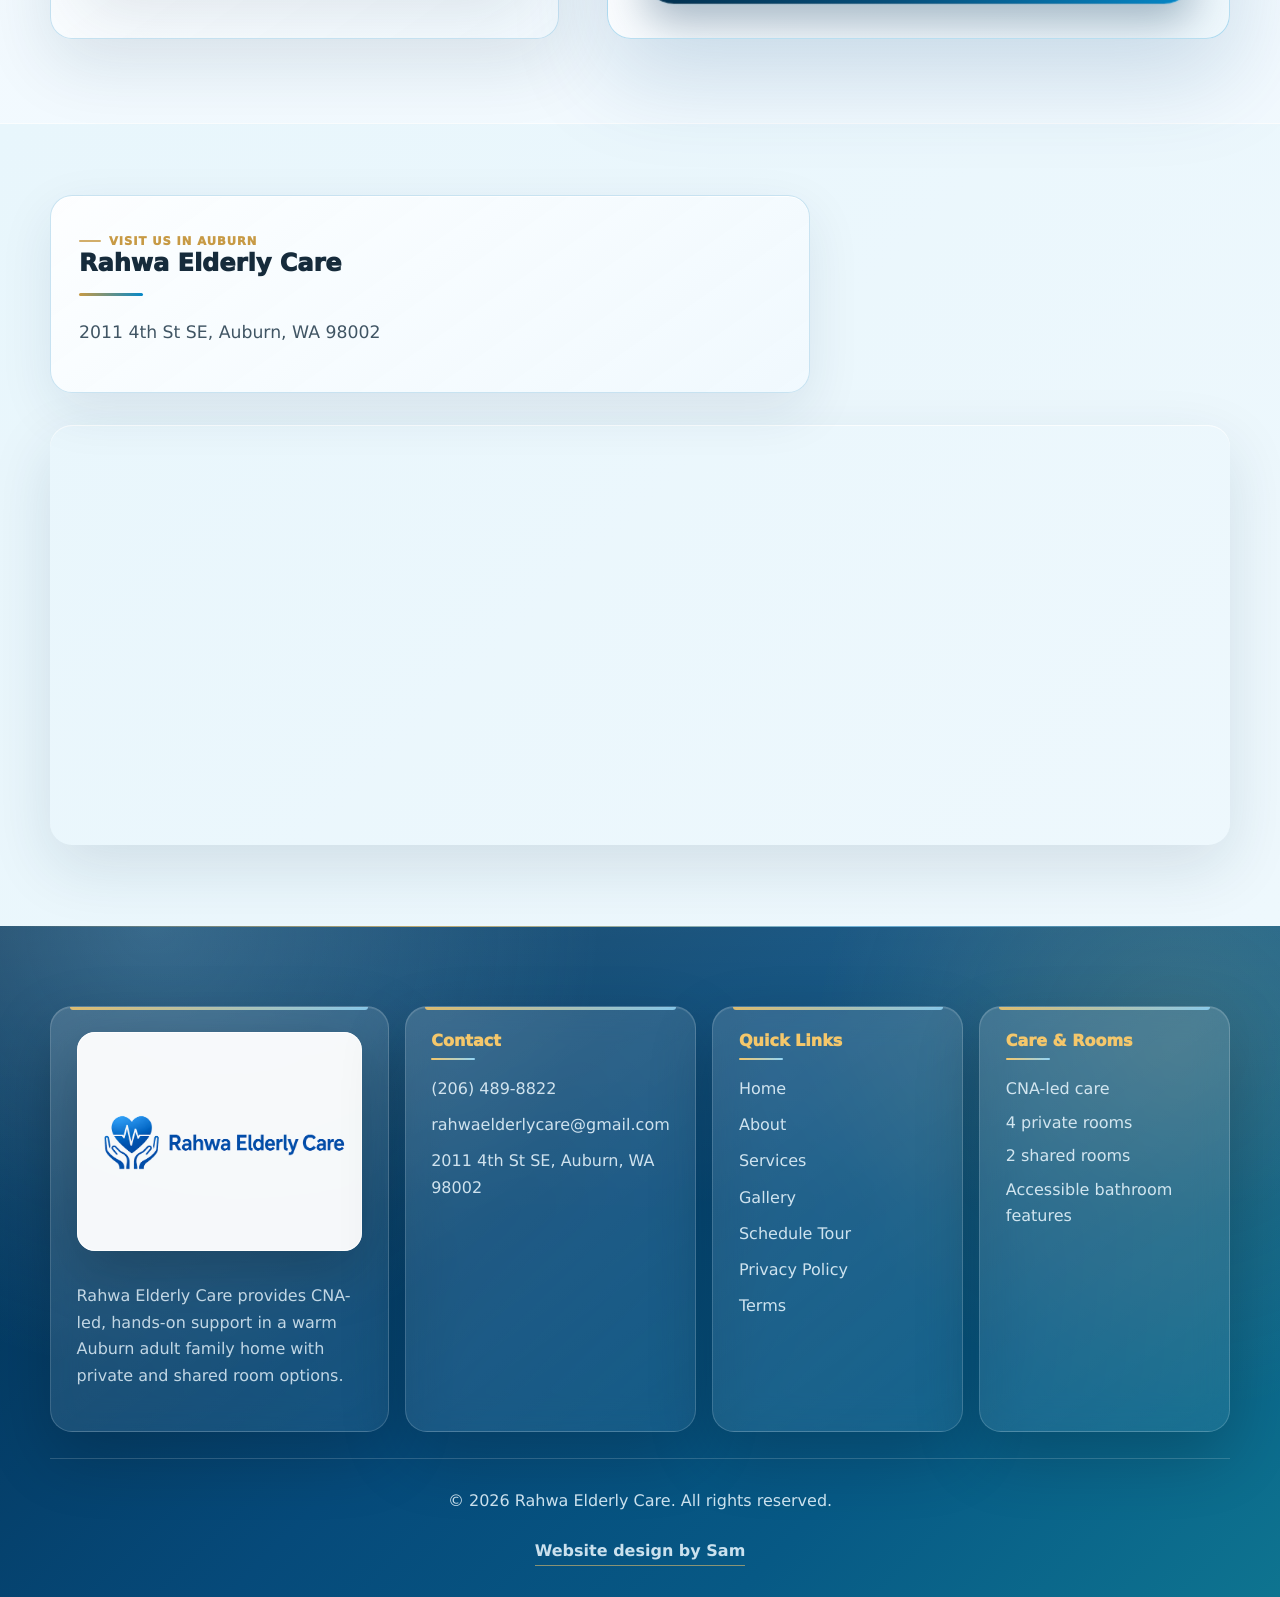
<file: contact/index.html>
<!doctype html>
<html lang="en">
<head>
  <meta charset="utf-8">
  <meta name="viewport" content="width=device-width, initial-scale=1">
  <title>Contact Rahwa Elderly Care | Auburn, WA</title>
  <meta name="description" content="Contact Rahwa Elderly Care in Auburn, WA to ask questions about adult family home care, room options, and tours.">
  <link rel="canonical" href="https://rahwaelderlycare.com/contact/">
  <meta property="og:type" content="website">
  <meta property="og:site_name" content="Rahwa Elderly Care">
  <meta property="og:title" content="Contact Rahwa Elderly Care | Auburn, WA">
  <meta property="og:description" content="Contact Rahwa Elderly Care in Auburn, WA to ask questions about adult family home care, room options, and tours.">
  <meta property="og:url" content="https://rahwaelderlycare.com/contact/">
  <meta property="og:image" content="https://rahwaelderlycare.com/assets/images/rahwa-social-preview-v2.png">
  <meta property="og:image:width" content="1200">
  <meta property="og:image:height" content="630">
  <meta property="og:image:alt" content="Rahwa Elderly Care adult family home in Auburn, Washington">
  <meta name="twitter:card" content="summary_large_image">
  <meta name="twitter:title" content="Contact Rahwa Elderly Care | Auburn, WA">
  <meta name="twitter:description" content="Contact Rahwa Elderly Care in Auburn, WA to ask questions about adult family home care, room options, and tours.">
  <meta name="twitter:image" content="https://rahwaelderlycare.com/assets/images/rahwa-social-preview-v2.png">
  <meta name="twitter:image:alt" content="Rahwa Elderly Care adult family home in Auburn, Washington">
  <link rel="icon" type="image/png" href="../assets/logos/rahwa-logo-icon.png">
  <link rel="apple-touch-icon" href="../assets/logos/rahwa-logo-icon.png">
  <link rel="manifest" href="../manifest.webmanifest">
  <link rel="stylesheet" href="../styles.css">
  <script type="application/ld+json">{"@context":"https://schema.org","@type":"LocalBusiness","name":"Rahwa Elderly Care","description":"CNA-led adult family home in Auburn, WA offering compassionate residential care in a warm home setting.","address":{"@type":"PostalAddress","streetAddress":"2011 4th St SE","addressLocality":"Auburn","addressRegion":"WA","postalCode":"98002","addressCountry":"US"},"telephone":"(206) 489-8822","email":"rahwaelderlycare@gmail.com","areaServed":"Auburn, WA","image":"https://rahwaelderlycare.com/assets/images/rahwa-exterior-updated.webp","@id":"https://rahwaelderlycare.com/#business","url":"https://rahwaelderlycare.com/"}</script>
</head>
<body>
  <a class="skip-link" href="#main">Skip to content</a>
  <header class="site-header" data-mobile-nav>
    <nav class="nav-shell" aria-label="Main navigation">
      <a class="brand" href="../" aria-label="Rahwa Elderly Care home">
        <img src="../assets/logos/rahwa-logo-horizontal.png" alt="Rahwa Elderly Care logo">
      </a>
      <div class="desktop-nav" aria-label="Primary links">
        <a class="nav-link" href="../">Home</a>
        <a class="nav-link" href="../about/">About</a>
        <a class="nav-link" href="../services/">Services</a>
        <a class="nav-link" href="../gallery/">Gallery</a>
        <a aria-current="page" class="nav-link is-active" href="../contact/">Contact</a>
      </div>
      <a class="btn btn-primary header-cta" href="../schedule-tour/">Schedule a Tour</a>
      <button class="mobile-menu-toggle" type="button" aria-label="Open navigation menu" aria-expanded="false" aria-controls="mobile-menu"><span></span><span></span><span></span></button>
    </nav>
    <div class="mobile-menu" id="mobile-menu" hidden>
      <a class="mobile-menu-link" href="../">Home</a>
      <a class="mobile-menu-link" href="../about/">About</a>
      <a class="mobile-menu-link" href="../services/">Services</a>
      <a class="mobile-menu-link" href="../gallery/">Gallery</a>
      <a class="mobile-menu-link" href="../schedule-tour/">Schedule Tour</a>
      <a aria-current="page" class="mobile-menu-link is-active" href="../contact/">Contact</a>
      <a class="mobile-menu-link muted-link" href="../privacy-policy/">Privacy Policy</a>
      <a class="mobile-menu-link muted-link" href="../terms/">Terms</a>
    </div>
  </header>
  <main id="main">

    <section class="page-hero"><img src="../assets/images/rahwa-dining-room.png" alt=""><div><span class="eyebrow">Rahwa Elderly Care</span><h1>Contact Rahwa Elderly Care</h1><p>Ask about care fit, rooms, and next steps for your loved one.</p><div class="button-row hero-actions"><a class="btn btn-primary" href="tel:+12064898822">Call Rahwa</a><a class="btn btn-light" href="../schedule-tour/">Schedule a Tour</a></div></div></section>
    <section class="section form-layout premium-form-layout">
      <div>
        <span class="eyebrow">Get in touch</span>
        <h2>Call, email, or send a message.</h2>
        <p>Use the form for general questions or call Rahwa directly for a quicker conversation.</p>
        <div class="contact-shortcuts">
          <a href="tel:+12064898822"><span>Call</span><strong>(206) 489-8822</strong></a>
          <a href="mailto:rahwaelderlycare@gmail.com"><span>Email</span><strong>rahwaelderlycare@gmail.com</strong></a>
          <a href="https://www.google.com/maps/search/?api=1&query=2011%204th%20St%20SE%2C%20Auburn%2C%20WA%2098002" target="_blank" rel="noopener"><span>Visit</span><strong>2011 4th St SE, Auburn, WA 98002</strong></a>
        </div>
        <p class="trust-note">Rahwa will follow up directly about care fit, room availability, and next steps.</p>
      </div>
      <form class="lead-form" data-lead-form data-form-type="Contact" novalidate>
        <input type="hidden" name="source" value="Contact Page">
        <label><span>Full Name</span><input name="name" type="text" autocomplete="name" required></label>
        <label><span>Phone</span><input name="phone" type="tel" autocomplete="tel" required></label>
        <label><span>Email</span><input name="email" type="email" autocomplete="email" required></label>
        <label><span>Relationship to resident</span><select name="relationship" required><option value="">Select one</option><option>Family member</option><option>Friend</option><option>Professional referral</option><option>Self</option></select></label>
        <label><span>Care timeline</span><select name="timeline" required><option value="">Select one</option><option>Immediately</option><option>Within 30 days</option><option>1-3 months</option><option>Planning ahead</option></select></label>
        <label class="full"><span>Message</span><textarea name="message" rows="5" required></textarea></label>
        <p class="form-status" role="status" aria-live="polite"></p>
        <button class="btn btn-primary" type="submit">Send Message</button>
      </form>
    </section>
    <section class="map-section">
      <div class="section-heading">
        <span class="eyebrow">Visit us in Auburn</span>
        <h2>Rahwa Elderly Care</h2>
        <p>2011 4th St SE, Auburn, WA 98002</p>
      </div>
      <iframe title="Map to Rahwa Elderly Care in Auburn, Washington" loading="lazy" referrerpolicy="no-referrer-when-downgrade" src="https://www.google.com/maps?q=2011%204th%20St%20SE%2C%20Auburn%2C%20WA%2098002&output=embed"></iframe>
    </section>

  </main>
  <footer class="site-footer">
    <div class="footer-grid">
      <div class="footer-card footer-brand-card">
        <img class="footer-logo" src="../assets/logos/rahwa-logo-horizontal.png" alt="Rahwa Elderly Care logo">
        <p>Rahwa Elderly Care provides CNA-led, hands-on support in a warm Auburn adult family home with private and shared room options.</p>
      </div>
      <div class="footer-card">
        <h2>Contact</h2>
        <a href="tel:+12064898822">(206) 489-8822</a>
        <a href="mailto:rahwaelderlycare@gmail.com">rahwaelderlycare@gmail.com</a>
        <a href="https://www.google.com/maps/search/?api=1&query=2011%204th%20St%20SE%2C%20Auburn%2C%20WA%2098002" target="_blank" rel="noopener">2011 4th St SE, Auburn, WA 98002</a>
      </div>
      <div class="footer-card">
        <h2>Quick Links</h2>
        <a href="../">Home</a>
        <a href="../about/">About</a>
        <a href="../services/">Services</a>
        <a href="../gallery/">Gallery</a>
        <a href="../schedule-tour/">Schedule Tour</a>
        <a href="../privacy-policy/">Privacy Policy</a>
        <a href="../terms/">Terms</a>
      </div>
      <div class="footer-card">
        <h2>Care & Rooms</h2>
        <span>CNA-led care</span>
        <span>4 private rooms</span>
        <span>2 shared rooms</span>
        <span>Accessible bathroom features</span>
      </div>
    </div>
    <div class="footer-bottom">
      <span>&copy; 2026 Rahwa Elderly Care. All rights reserved.</span>
      <a class="design-credit" href="https://www.afhdesignsbysam.com/" target="_blank" rel="noopener">Website design by Sam</a>
    </div>
  </footer>
  <script src="../assets/js/site.js" defer></script>
</body>
</html>
</file>
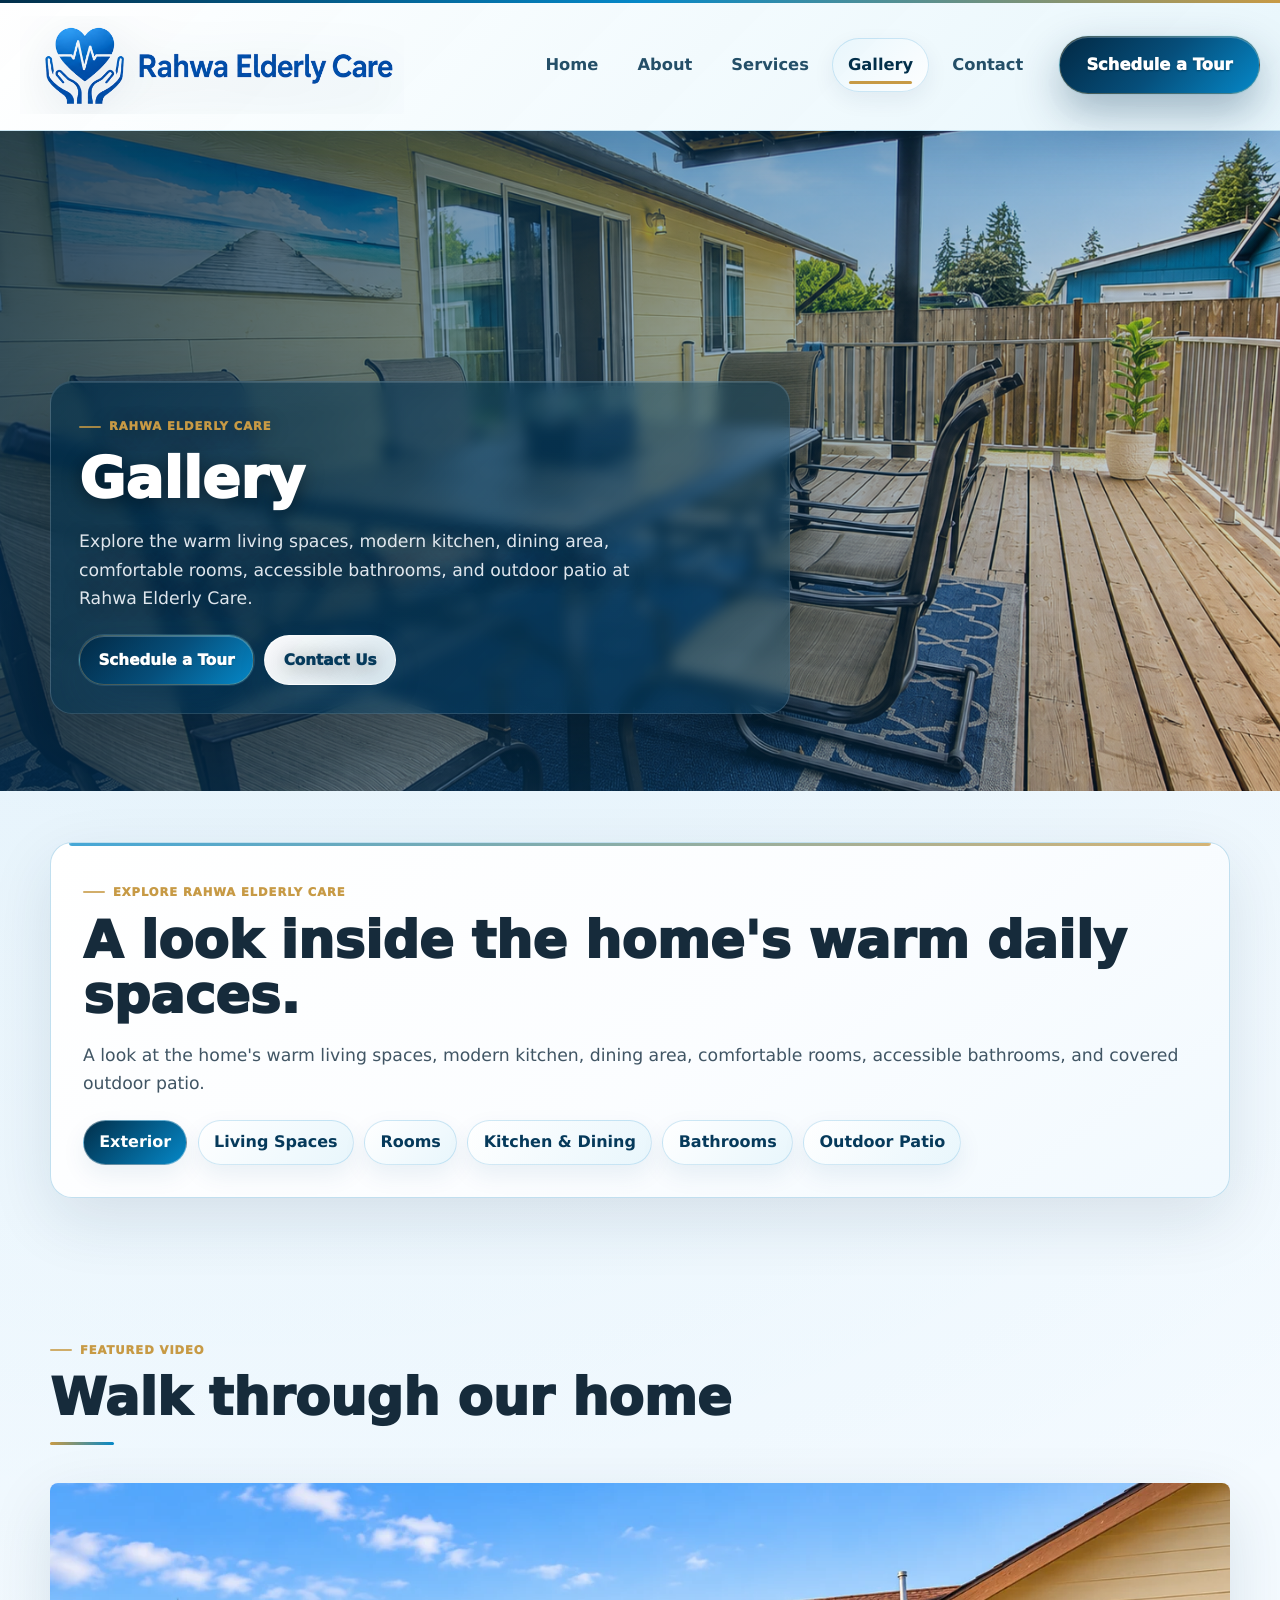
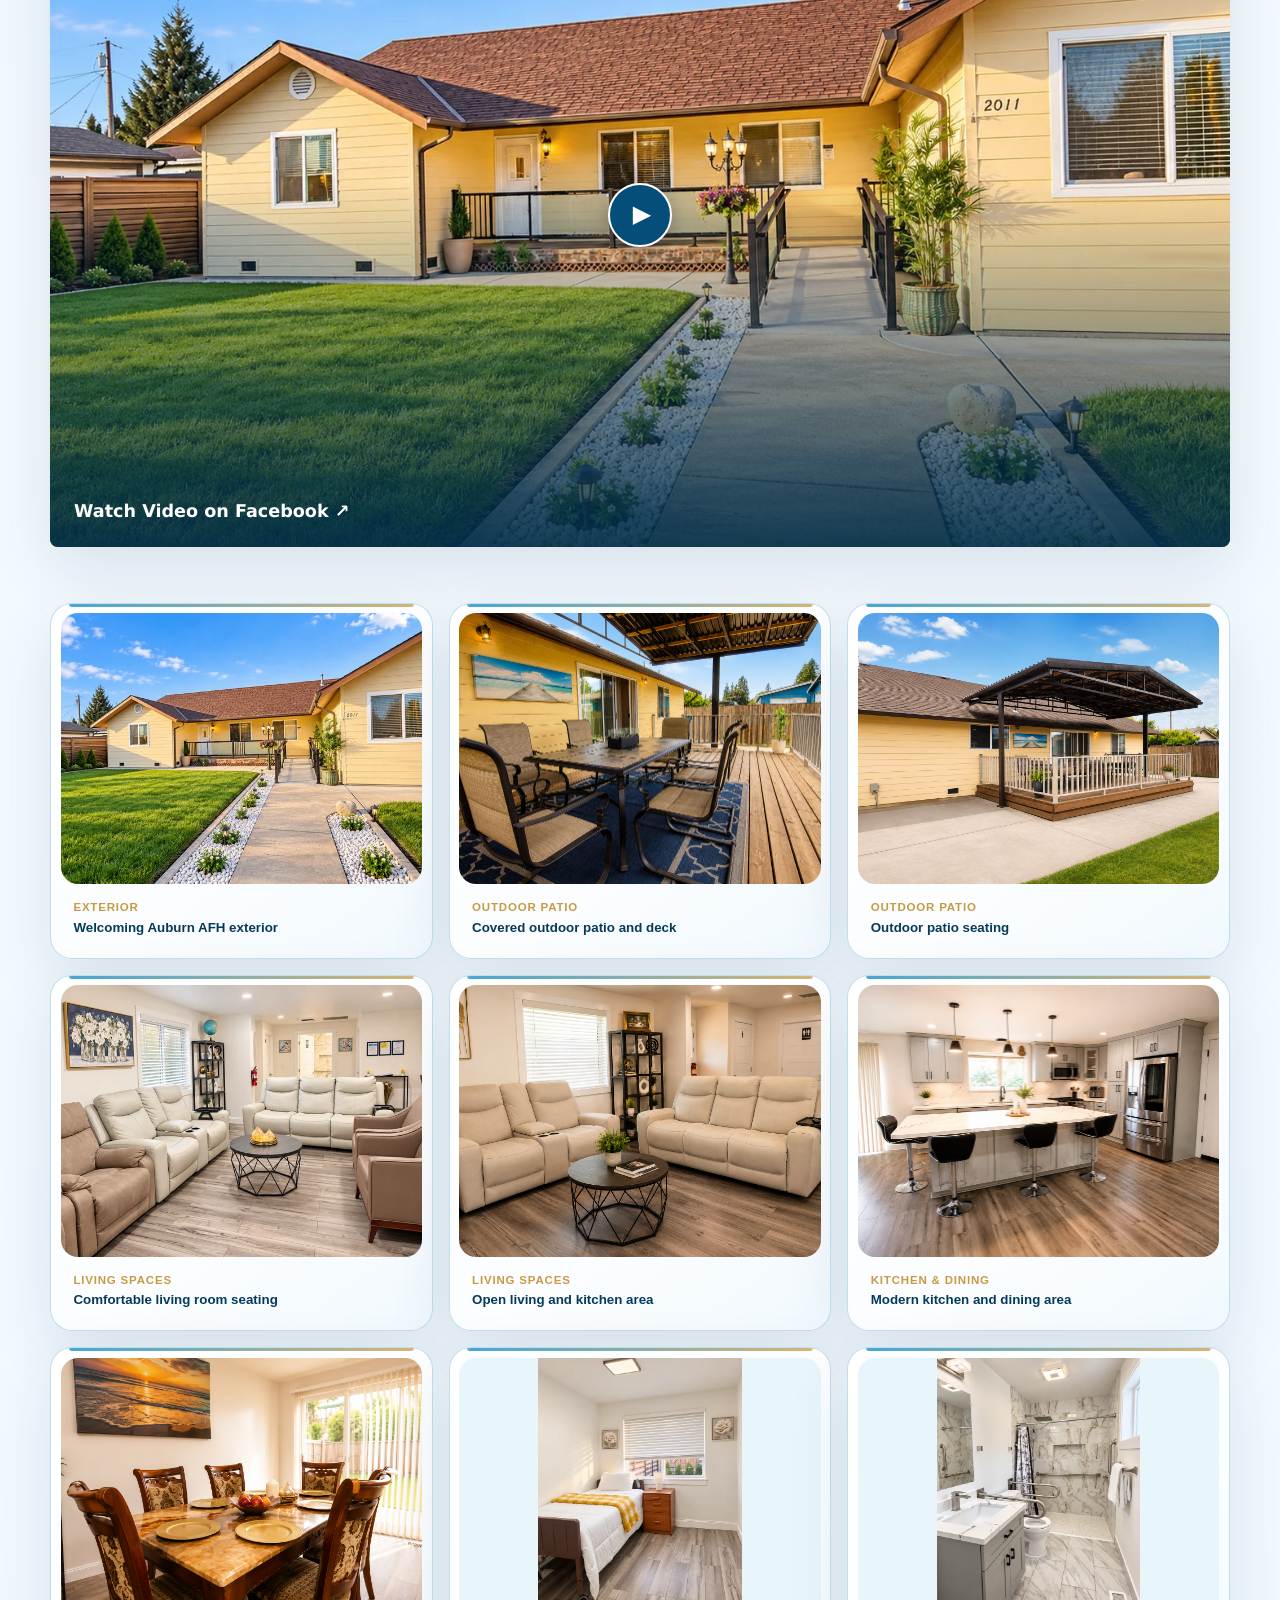
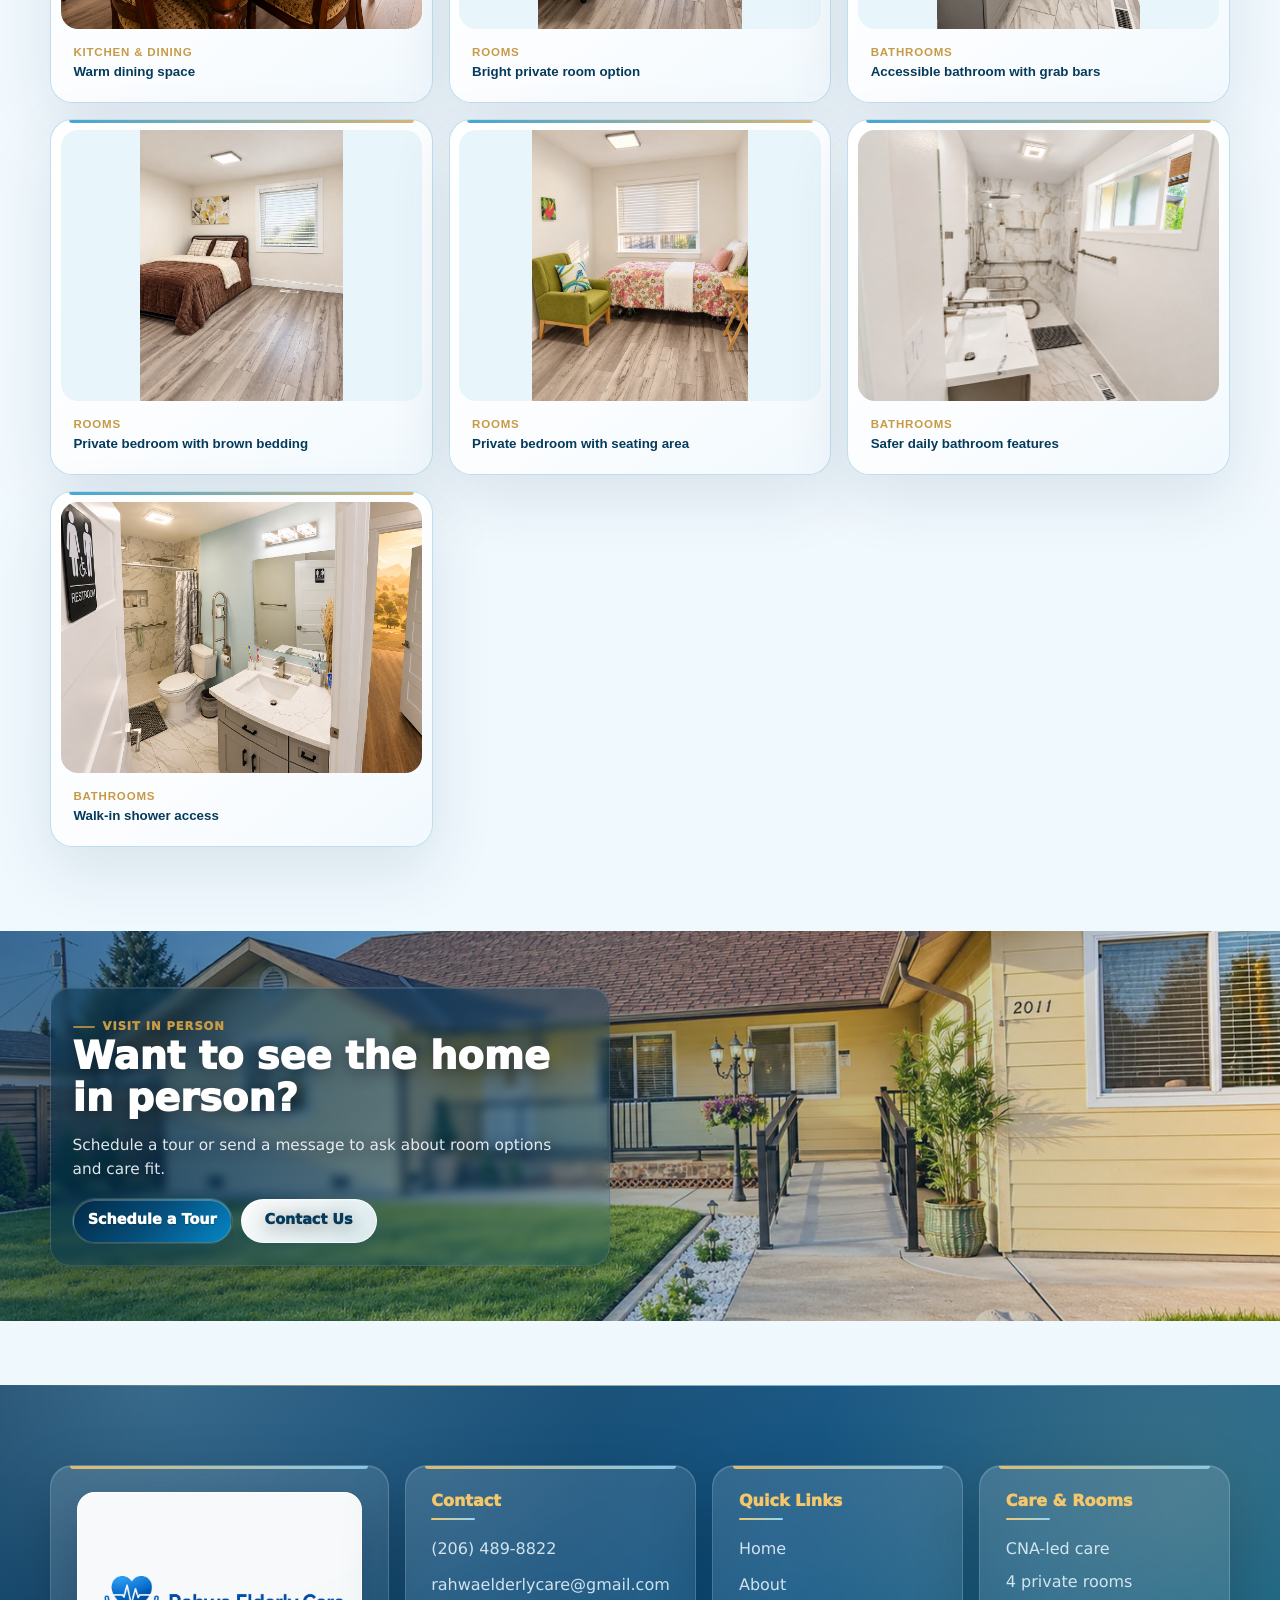
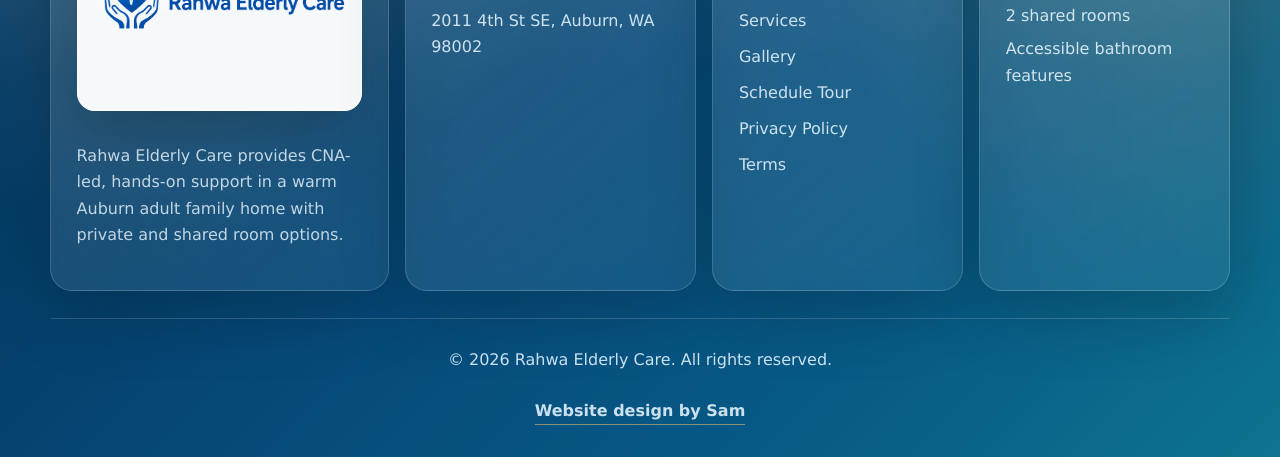
<file: gallery/index.html>
<!doctype html>
<html lang="en">
<head>
  <meta charset="utf-8">
  <meta name="viewport" content="width=device-width, initial-scale=1">
  <title>Rahwa Elderly Care Gallery | Auburn Adult Family Home</title>
  <meta name="description" content="View living spaces, kitchen, dining area, rooms, accessible bathrooms, and patio at Rahwa Elderly Care in Auburn, WA.">
  <link rel="canonical" href="https://rahwaelderlycare.com/gallery/">
  <meta property="og:type" content="website">
  <meta property="og:site_name" content="Rahwa Elderly Care">
  <meta property="og:title" content="Rahwa Elderly Care Gallery | Auburn Adult Family Home">
  <meta property="og:description" content="View living spaces, kitchen, dining area, rooms, accessible bathrooms, and patio at Rahwa Elderly Care in Auburn, WA.">
  <meta property="og:url" content="https://rahwaelderlycare.com/gallery/">
  <meta property="og:image" content="https://rahwaelderlycare.com/assets/images/rahwa-social-preview-v2.png">
  <meta property="og:image:width" content="1200">
  <meta property="og:image:height" content="630">
  <meta property="og:image:alt" content="Rahwa Elderly Care adult family home in Auburn, Washington">
  <meta name="twitter:card" content="summary_large_image">
  <meta name="twitter:title" content="Rahwa Elderly Care Gallery | Auburn Adult Family Home">
  <meta name="twitter:description" content="View living spaces, kitchen, dining area, rooms, accessible bathrooms, and patio at Rahwa Elderly Care in Auburn, WA.">
  <meta name="twitter:image" content="https://rahwaelderlycare.com/assets/images/rahwa-social-preview-v2.png">
  <meta name="twitter:image:alt" content="Rahwa Elderly Care adult family home in Auburn, Washington">
  <link rel="icon" type="image/png" href="../assets/logos/rahwa-logo-icon.png">
  <link rel="apple-touch-icon" href="../assets/logos/rahwa-logo-icon.png">
  <link rel="manifest" href="../manifest.webmanifest">
  <link rel="stylesheet" href="../styles.css">
  <script type="application/ld+json">{"@context":"https://schema.org","@type":"LocalBusiness","name":"Rahwa Elderly Care","description":"CNA-led adult family home in Auburn, WA offering compassionate residential care in a warm home setting.","address":{"@type":"PostalAddress","streetAddress":"2011 4th St SE","addressLocality":"Auburn","addressRegion":"WA","postalCode":"98002","addressCountry":"US"},"telephone":"(206) 489-8822","email":"rahwaelderlycare@gmail.com","areaServed":"Auburn, WA","image":"https://rahwaelderlycare.com/assets/images/rahwa-exterior-updated.webp","@id":"https://rahwaelderlycare.com/#business","url":"https://rahwaelderlycare.com/"}</script>
</head>
<body>
  <a class="skip-link" href="#main">Skip to content</a>
  <header class="site-header" data-mobile-nav>
    <nav class="nav-shell" aria-label="Main navigation">
      <a class="brand" href="../" aria-label="Rahwa Elderly Care home">
        <img src="../assets/logos/rahwa-logo-horizontal.png" alt="Rahwa Elderly Care logo">
      </a>
      <div class="desktop-nav" aria-label="Primary links">
        <a class="nav-link" href="../">Home</a>
        <a class="nav-link" href="../about/">About</a>
        <a class="nav-link" href="../services/">Services</a>
        <a aria-current="page" class="nav-link is-active" href="../gallery/">Gallery</a>
        <a class="nav-link" href="../contact/">Contact</a>
      </div>
      <a class="btn btn-primary header-cta" href="../schedule-tour/">Schedule a Tour</a>
      <button class="mobile-menu-toggle" type="button" aria-label="Open navigation menu" aria-expanded="false" aria-controls="mobile-menu"><span></span><span></span><span></span></button>
    </nav>
    <div class="mobile-menu" id="mobile-menu" hidden>
      <a class="mobile-menu-link" href="../">Home</a>
      <a class="mobile-menu-link" href="../about/">About</a>
      <a class="mobile-menu-link" href="../services/">Services</a>
      <a aria-current="page" class="mobile-menu-link is-active" href="../gallery/">Gallery</a>
      <a class="mobile-menu-link" href="../schedule-tour/">Schedule Tour</a>
      <a class="mobile-menu-link" href="../contact/">Contact</a>
      <a class="mobile-menu-link muted-link" href="../privacy-policy/">Privacy Policy</a>
      <a class="mobile-menu-link muted-link" href="../terms/">Terms</a>
    </div>
  </header>
  <main id="main">

    <section class="page-hero"><img src="../assets/images/rahwa-covered-patio.png" alt=""><div><span class="eyebrow">Rahwa Elderly Care</span><h1>Gallery</h1><p>Explore the warm living spaces, modern kitchen, dining area, comfortable rooms, accessible bathrooms, and outdoor patio at Rahwa Elderly Care.</p><div class="button-row hero-actions"><a class="btn btn-primary" href="../schedule-tour/">Schedule a Tour</a><a class="btn btn-light" href="../contact/">Contact Us</a></div></div></section>
    <section class="section compact-section">
      <div class="gallery-intro-card">
        <span class="eyebrow">Explore Rahwa Elderly Care</span>
        <h2>A look inside the home's warm daily spaces.</h2>
        <p>A look at the home's warm living spaces, modern kitchen, dining area, comfortable rooms, accessible bathrooms, and covered outdoor patio.</p>
        <div class="filter-chips" aria-label="Gallery categories"><span>Exterior</span><span>Living Spaces</span><span>Rooms</span><span>Kitchen & Dining</span><span>Bathrooms</span><span>Outdoor Patio</span></div>
      </div>
    </section>
    <section class="section">
      <div class="walkthrough" aria-labelledby="walkthrough-heading">
        <div class="section-heading">
          <span class="eyebrow">Featured video</span>
          <h2 id="walkthrough-heading">Walk through our home</h2>
        </div>
        <a class="walkthrough-preview" href="https://www.facebook.com/reel/29017948117874793/" target="_blank" rel="noopener noreferrer" aria-label="Watch Video on Facebook (opens in a new tab)">
          <img src="../assets/images/rahwa-exterior-updated.webp" srcset="../assets/images/rahwa-exterior-updated-640.webp 640w, ../assets/images/rahwa-exterior-updated-960.webp 960w, ../assets/images/rahwa-exterior-updated.webp 1448w" sizes="(max-width: 760px) 92vw, 1100px" width="1448" height="1086" loading="lazy" alt="Front entrance of Rahwa Elderly Care">
          <span class="walkthrough-play" aria-hidden="true">&#9654;</span>
          <span class="walkthrough-caption">Watch Video on Facebook <span aria-hidden="true">&#8599;</span></span>
        </a>
      </div>
      <div class="gallery-grid gallery-grid-premium">
        <button class="gallery-item" type="button"><img src="../assets/images/rahwa-exterior-updated.webp" alt="Exterior front home view at Rahwa Elderly Care" srcset="../assets/images/rahwa-exterior-updated-640.webp 640w, ../assets/images/rahwa-exterior-updated-960.webp 960w, ../assets/images/rahwa-exterior-updated.webp 1448w" sizes="(max-width: 760px) 92vw, 50vw" width="1448" height="1086" loading="lazy"><span><small>Exterior</small>Welcoming Auburn AFH exterior</span></button>
        <button class="gallery-item" type="button"><img src="../assets/images/rahwa-covered-patio.png" alt="Covered patio and deck at Rahwa Elderly Care"><span><small>Outdoor Patio</small>Covered outdoor patio and deck</span></button>
        <button class="gallery-item" type="button"><img src="../assets/images/rahwa-patio-seating.png" alt="Outdoor patio seating at Rahwa Elderly Care"><span><small>Outdoor Patio</small>Outdoor patio seating</span></button>
        <button class="gallery-item" type="button"><img src="../assets/images/rahwa-living-room-updated.webp" alt="Comfortable living room seating at Rahwa Elderly Care" srcset="../assets/images/rahwa-living-room-updated-640.webp 640w, ../assets/images/rahwa-living-room-updated-960.webp 960w, ../assets/images/rahwa-living-room-updated.webp 1448w" sizes="(max-width: 760px) 92vw, 50vw" width="1448" height="1086" loading="lazy"><span><small>Living Spaces</small>Comfortable living room seating</span></button>
        <button class="gallery-item" type="button"><img src="../assets/images/rahwa-open-living-kitchen.png" alt="Open living and kitchen space at Rahwa Elderly Care"><span><small>Living Spaces</small>Open living and kitchen area</span></button>
        <button class="gallery-item" type="button"><img src="../assets/images/rahwa-modern-kitchen.png" alt="Modern kitchen at Rahwa Elderly Care"><span><small>Kitchen & Dining</small>Modern kitchen and dining area</span></button>
        <button class="gallery-item" type="button"><img src="../assets/images/rahwa-dining-room.png" alt="Dining room at Rahwa Elderly Care"><span><small>Kitchen & Dining</small>Warm dining space</span></button>
        <button class="gallery-item" type="button"><img src="../assets/images/rahwa-private-bedroom-1.webp" alt="Bright private bedroom at Rahwa Elderly Care" srcset="../assets/images/rahwa-private-bedroom-1-640.webp 640w, ../assets/images/rahwa-private-bedroom-1-960.webp 960w, ../assets/images/rahwa-private-bedroom-1.webp 1086w" sizes="(max-width: 760px) 92vw, 50vw" width="1086" height="1448" loading="lazy"><span><small>Rooms</small>Bright private room option</span></button>
        <button class="gallery-item" type="button"><img src="../assets/images/rahwa-accessible-bathroom-updated.webp" alt="Accessible bathroom with grab bars at Rahwa Elderly Care" srcset="../assets/images/rahwa-accessible-bathroom-updated-640.webp 640w, ../assets/images/rahwa-accessible-bathroom-updated-960.webp 960w, ../assets/images/rahwa-accessible-bathroom-updated.webp 1086w" sizes="(max-width: 760px) 92vw, 50vw" width="1086" height="1448" loading="lazy"><span><small>Bathrooms</small>Accessible bathroom with grab bars</span></button>
        <button class="gallery-item" type="button"><img src="../assets/images/rahwa-private-bedroom-2.webp" srcset="../assets/images/rahwa-private-bedroom-2-640.webp 640w, ../assets/images/rahwa-private-bedroom-2-960.webp 960w, ../assets/images/rahwa-private-bedroom-2.webp 1086w" sizes="(max-width: 760px) 92vw, 33vw" width="1086" height="1448" loading="lazy" alt="Private bedroom with brown bedding at Rahwa Elderly Care"><span><small>Rooms</small>Private bedroom with brown bedding</span></button>
        <button class="gallery-item" type="button"><img src="../assets/images/rahwa-private-bedroom-3.webp" srcset="../assets/images/rahwa-private-bedroom-3-640.webp 640w, ../assets/images/rahwa-private-bedroom-3-960.webp 960w, ../assets/images/rahwa-private-bedroom-3.webp 1122w" sizes="(max-width: 760px) 92vw, 33vw" width="1122" height="1402" loading="lazy" alt="Private bedroom with floral bedding and green seating at Rahwa Elderly Care"><span><small>Rooms</small>Private bedroom with seating area</span></button>
        <button class="gallery-item" type="button"><img src="../assets/images/rahwa-accessible-restroom-wide-view.png" alt="Wide accessible restroom view at Rahwa Elderly Care"><span><small>Bathrooms</small>Safer daily bathroom features</span></button>
        <button class="gallery-item" type="button"><img src="../assets/images/rahwa-accessible-bathroom-shower.png" alt="Accessible shower area at Rahwa Elderly Care"><span><small>Bathrooms</small>Walk-in shower access</span></button>
      </div>
    </section>
    <section class="cta-photo compact-cta">
      <img src="../assets/images/rahwa-exterior-updated.webp" alt="Exterior view of Rahwa Elderly Care" srcset="../assets/images/rahwa-exterior-updated-640.webp 640w, ../assets/images/rahwa-exterior-updated-960.webp 960w, ../assets/images/rahwa-exterior-updated.webp 1448w" sizes="100vw" width="1448" height="1086" loading="lazy">
      <div><span class="eyebrow">Visit in person</span><h2>Want to see the home in person?</h2><p>Schedule a tour or send a message to ask about room options and care fit.</p><div class="button-row"><a class="btn btn-primary" href="../schedule-tour/">Schedule a Tour</a><a class="btn btn-light" href="../contact/">Contact Us</a></div></div>
    </section>

  </main>
  <footer class="site-footer">
    <div class="footer-grid">
      <div class="footer-card footer-brand-card">
        <img class="footer-logo" src="../assets/logos/rahwa-logo-horizontal.png" alt="Rahwa Elderly Care logo">
        <p>Rahwa Elderly Care provides CNA-led, hands-on support in a warm Auburn adult family home with private and shared room options.</p>
      </div>
      <div class="footer-card">
        <h2>Contact</h2>
        <a href="tel:+12064898822">(206) 489-8822</a>
        <a href="mailto:rahwaelderlycare@gmail.com">rahwaelderlycare@gmail.com</a>
        <a href="https://www.google.com/maps/search/?api=1&query=2011%204th%20St%20SE%2C%20Auburn%2C%20WA%2098002" target="_blank" rel="noopener">2011 4th St SE, Auburn, WA 98002</a>
      </div>
      <div class="footer-card">
        <h2>Quick Links</h2>
        <a href="../">Home</a>
        <a href="../about/">About</a>
        <a href="../services/">Services</a>
        <a href="../gallery/">Gallery</a>
        <a href="../schedule-tour/">Schedule Tour</a>
        <a href="../privacy-policy/">Privacy Policy</a>
        <a href="../terms/">Terms</a>
      </div>
      <div class="footer-card">
        <h2>Care & Rooms</h2>
        <span>CNA-led care</span>
        <span>4 private rooms</span>
        <span>2 shared rooms</span>
        <span>Accessible bathroom features</span>
      </div>
    </div>
    <div class="footer-bottom">
      <span>&copy; 2026 Rahwa Elderly Care. All rights reserved.</span>
      <a class="design-credit" href="https://www.afhdesignsbysam.com/" target="_blank" rel="noopener">Website design by Sam</a>
    </div>
  </footer>
  <script src="../assets/js/site.js" defer></script>
</body>
</html>
</file>
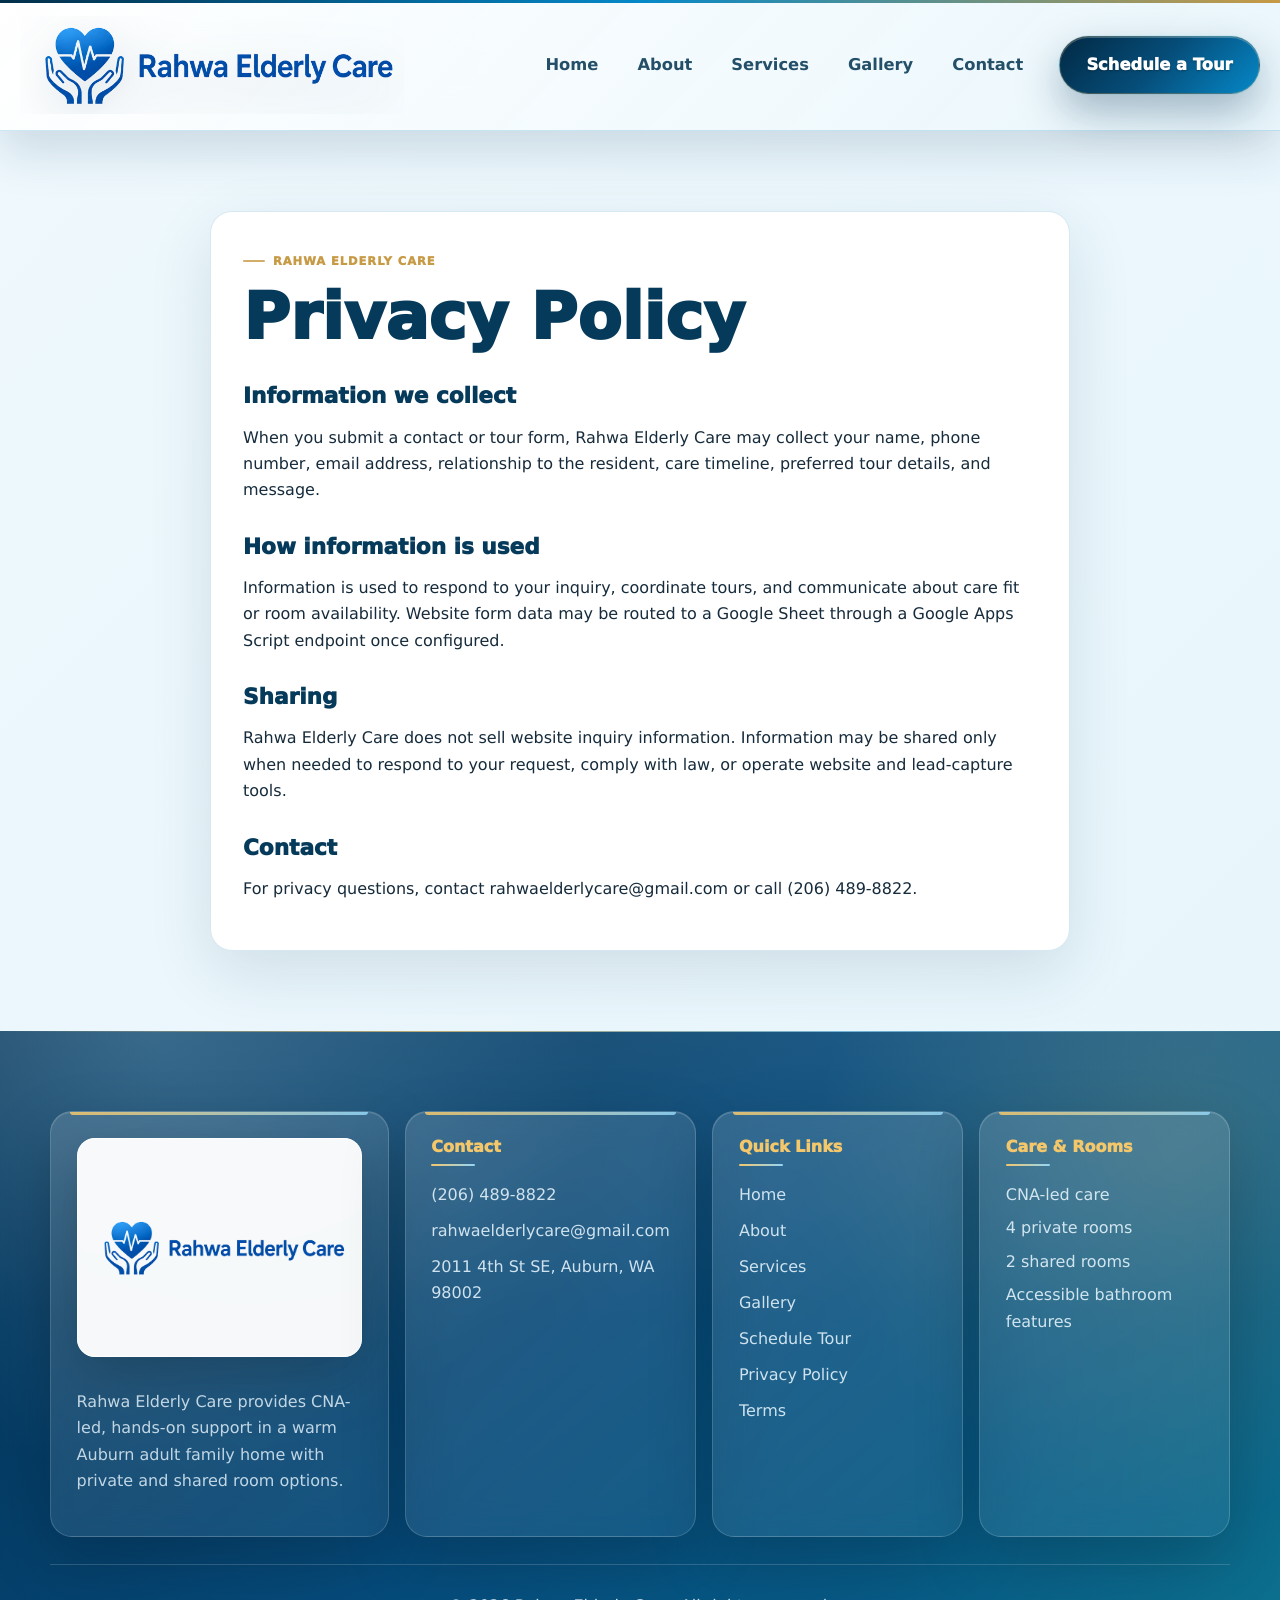
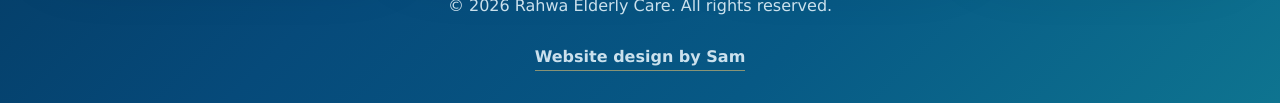
<file: privacy-policy/index.html>
<!doctype html>
<html lang="en">
<head>
  <meta charset="utf-8">
  <meta name="viewport" content="width=device-width, initial-scale=1">
  <title>Privacy Policy | Rahwa Elderly Care</title>
  <meta name="description" content="Privacy practices for Rahwa Elderly Care website inquiries and tour requests.">
  <link rel="canonical" href="https://rahwaelderlycare.com/privacy-policy/">
  <meta property="og:type" content="website">
  <meta property="og:site_name" content="Rahwa Elderly Care">
  <meta property="og:title" content="Privacy Policy | Rahwa Elderly Care">
  <meta property="og:description" content="Privacy practices for Rahwa Elderly Care website inquiries and tour requests.">
  <meta property="og:url" content="https://rahwaelderlycare.com/privacy-policy/">
  <meta property="og:image" content="https://rahwaelderlycare.com/assets/images/rahwa-social-preview-v2.png">
  <meta property="og:image:width" content="1200">
  <meta property="og:image:height" content="630">
  <meta property="og:image:alt" content="Rahwa Elderly Care adult family home in Auburn, Washington">
  <meta name="twitter:card" content="summary_large_image">
  <meta name="twitter:title" content="Privacy Policy | Rahwa Elderly Care">
  <meta name="twitter:description" content="Privacy practices for Rahwa Elderly Care website inquiries and tour requests.">
  <meta name="twitter:image" content="https://rahwaelderlycare.com/assets/images/rahwa-social-preview-v2.png">
  <meta name="twitter:image:alt" content="Rahwa Elderly Care adult family home in Auburn, Washington">
  <link rel="icon" type="image/png" href="../assets/logos/rahwa-logo-icon.png">
  <link rel="apple-touch-icon" href="../assets/logos/rahwa-logo-icon.png">
  <link rel="manifest" href="../manifest.webmanifest">
  <link rel="stylesheet" href="../styles.css">
  <script type="application/ld+json">{"@context":"https://schema.org","@type":"LocalBusiness","name":"Rahwa Elderly Care","description":"CNA-led adult family home in Auburn, WA offering compassionate residential care in a warm home setting.","address":{"@type":"PostalAddress","streetAddress":"2011 4th St SE","addressLocality":"Auburn","addressRegion":"WA","postalCode":"98002","addressCountry":"US"},"telephone":"(206) 489-8822","email":"rahwaelderlycare@gmail.com","areaServed":"Auburn, WA","image":"https://rahwaelderlycare.com/assets/images/rahwa-exterior-updated.webp","@id":"https://rahwaelderlycare.com/#business","url":"https://rahwaelderlycare.com/"}</script>
</head>
<body>
  <a class="skip-link" href="#main">Skip to content</a>
  <header class="site-header" data-mobile-nav>
    <nav class="nav-shell" aria-label="Main navigation">
      <a class="brand" href="../" aria-label="Rahwa Elderly Care home">
        <img src="../assets/logos/rahwa-logo-horizontal.png" alt="Rahwa Elderly Care logo">
      </a>
      <div class="desktop-nav" aria-label="Primary links">
        <a class="nav-link" href="../">Home</a>
        <a class="nav-link" href="../about/">About</a>
        <a class="nav-link" href="../services/">Services</a>
        <a class="nav-link" href="../gallery/">Gallery</a>
        <a class="nav-link" href="../contact/">Contact</a>
      </div>
      <a class="btn btn-primary header-cta" href="../schedule-tour/">Schedule a Tour</a>
      <button class="mobile-menu-toggle" type="button" aria-label="Open navigation menu" aria-expanded="false" aria-controls="mobile-menu"><span></span><span></span><span></span></button>
    </nav>
    <div class="mobile-menu" id="mobile-menu" hidden>
      <a class="mobile-menu-link" href="../">Home</a>
      <a class="mobile-menu-link" href="../about/">About</a>
      <a class="mobile-menu-link" href="../services/">Services</a>
      <a class="mobile-menu-link" href="../gallery/">Gallery</a>
      <a class="mobile-menu-link" href="../schedule-tour/">Schedule Tour</a>
      <a class="mobile-menu-link" href="../contact/">Contact</a>
      <a class="mobile-menu-link muted-link" href="../privacy-policy/">Privacy Policy</a>
      <a class="mobile-menu-link muted-link" href="../terms/">Terms</a>
    </div>
  </header>
  <main id="main">

    <section class="legal-section"><div class="legal-card"><span class="eyebrow">Rahwa Elderly Care</span><h1>Privacy Policy</h1><h2>Information we collect</h2><p>When you submit a contact or tour form, Rahwa Elderly Care may collect your name, phone number, email address, relationship to the resident, care timeline, preferred tour details, and message.</p><h2>How information is used</h2><p>Information is used to respond to your inquiry, coordinate tours, and communicate about care fit or room availability. Website form data may be routed to a Google Sheet through a Google Apps Script endpoint once configured.</p><h2>Sharing</h2><p>Rahwa Elderly Care does not sell website inquiry information. Information may be shared only when needed to respond to your request, comply with law, or operate website and lead-capture tools.</p><h2>Contact</h2><p>For privacy questions, contact rahwaelderlycare@gmail.com or call (206) 489-8822.</p></div></section>

  </main>
  <footer class="site-footer">
    <div class="footer-grid">
      <div class="footer-card footer-brand-card">
        <img class="footer-logo" src="../assets/logos/rahwa-logo-horizontal.png" alt="Rahwa Elderly Care logo">
        <p>Rahwa Elderly Care provides CNA-led, hands-on support in a warm Auburn adult family home with private and shared room options.</p>
      </div>
      <div class="footer-card">
        <h2>Contact</h2>
        <a href="tel:+12064898822">(206) 489-8822</a>
        <a href="mailto:rahwaelderlycare@gmail.com">rahwaelderlycare@gmail.com</a>
        <a href="https://www.google.com/maps/search/?api=1&query=2011%204th%20St%20SE%2C%20Auburn%2C%20WA%2098002" target="_blank" rel="noopener">2011 4th St SE, Auburn, WA 98002</a>
      </div>
      <div class="footer-card">
        <h2>Quick Links</h2>
        <a href="../">Home</a>
        <a href="../about/">About</a>
        <a href="../services/">Services</a>
        <a href="../gallery/">Gallery</a>
        <a href="../schedule-tour/">Schedule Tour</a>
        <a href="../privacy-policy/">Privacy Policy</a>
        <a href="../terms/">Terms</a>
      </div>
      <div class="footer-card">
        <h2>Care & Rooms</h2>
        <span>CNA-led care</span>
        <span>4 private rooms</span>
        <span>2 shared rooms</span>
        <span>Accessible bathroom features</span>
      </div>
    </div>
    <div class="footer-bottom">
      <span>&copy; 2026 Rahwa Elderly Care. All rights reserved.</span>
      <a class="design-credit" href="https://www.afhdesignsbysam.com/" target="_blank" rel="noopener">Website design by Sam</a>
    </div>
  </footer>
  <script src="../assets/js/site.js" defer></script>
</body>
</html>
</file>
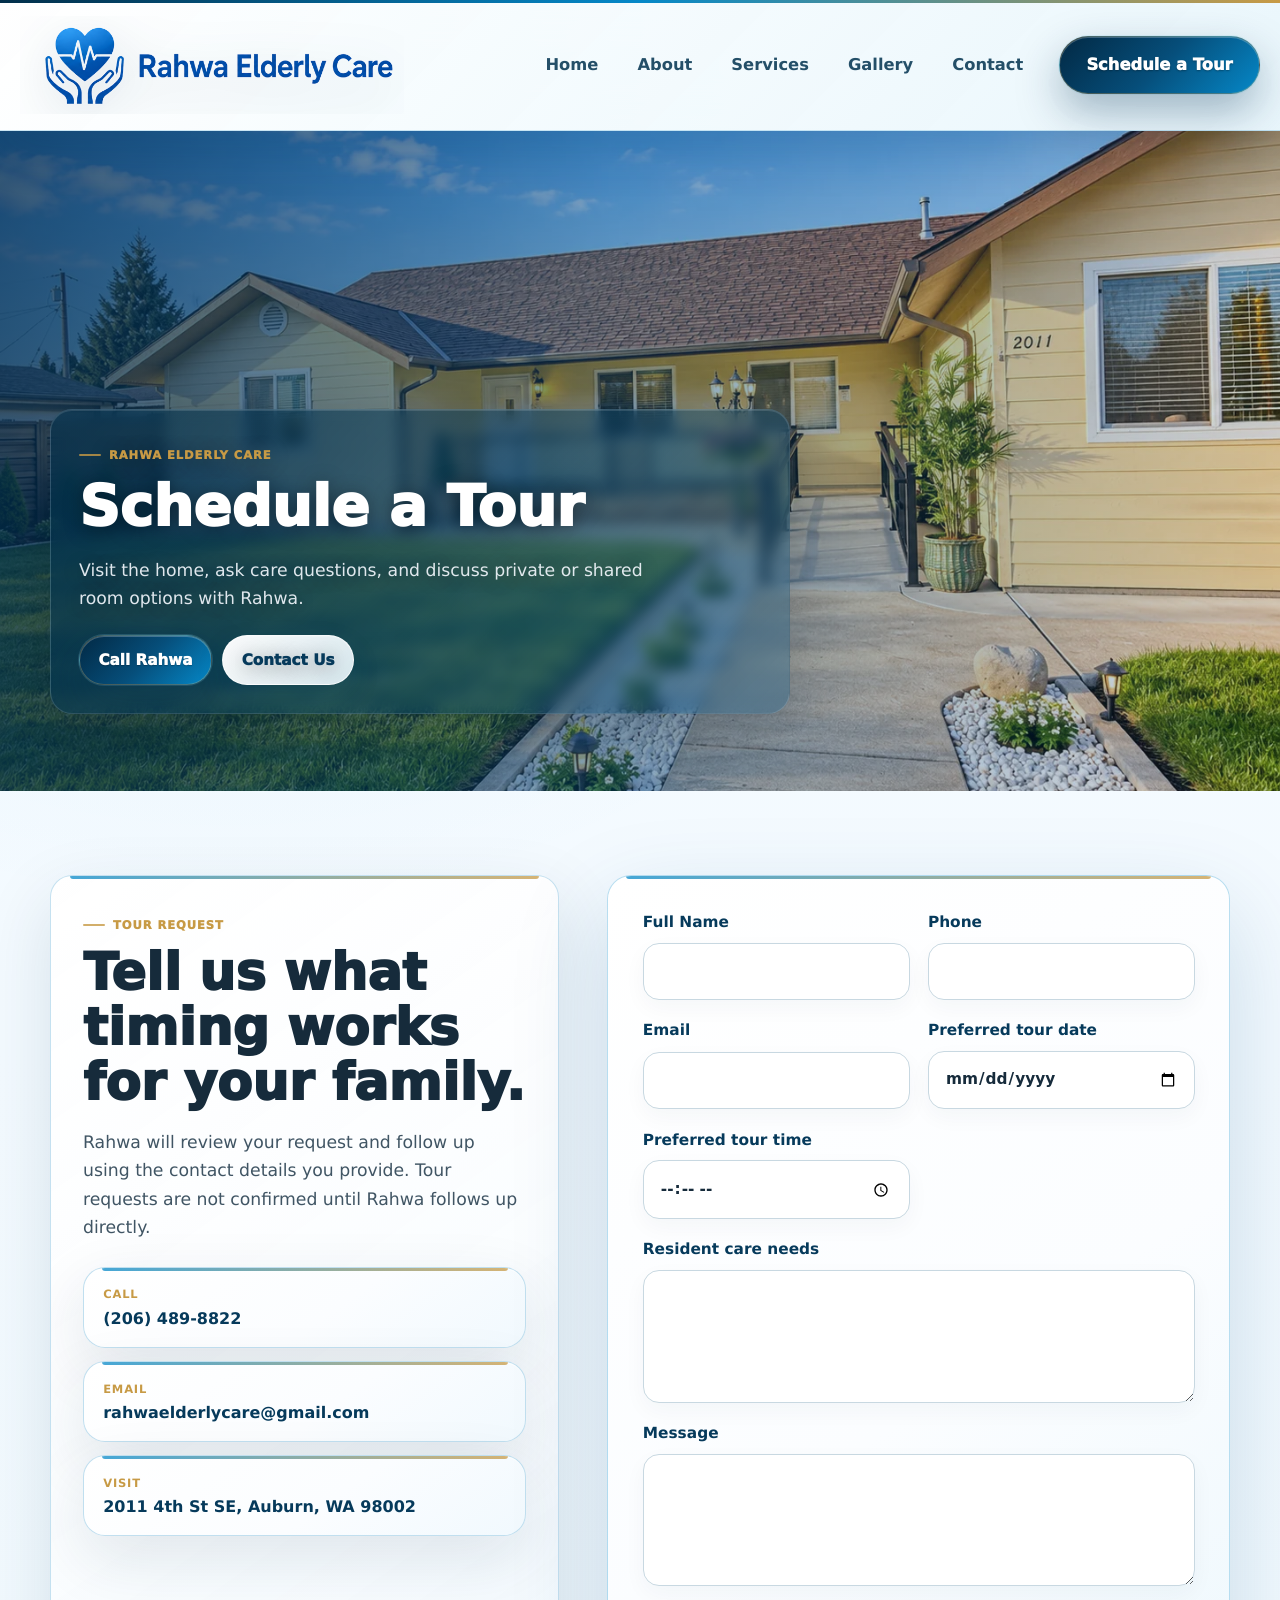
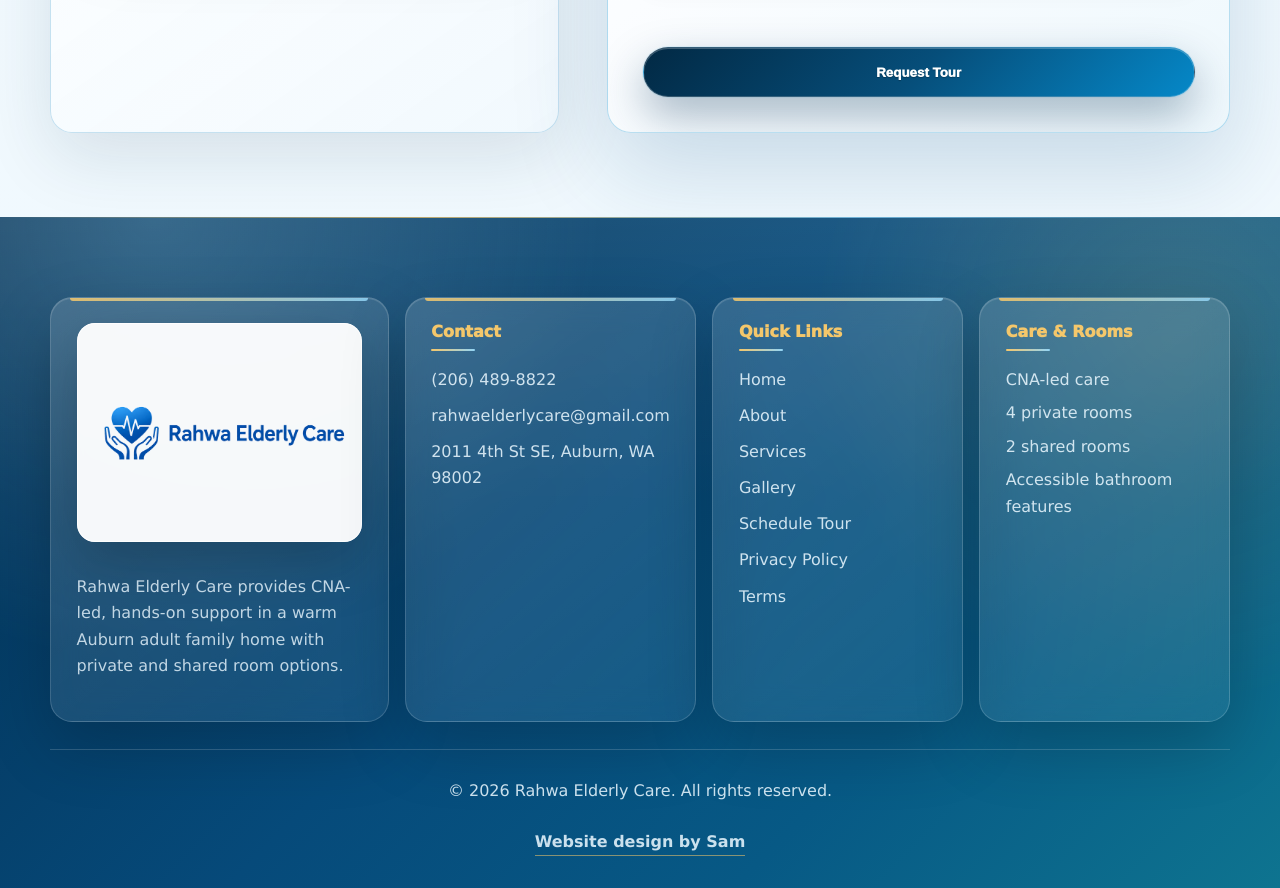
<file: schedule-tour/index.html>
<!doctype html>
<html lang="en">
<head>
  <meta charset="utf-8">
  <meta name="viewport" content="width=device-width, initial-scale=1">
  <title>Schedule a Tour | Rahwa Elderly Care</title>
  <meta name="description" content="Request a tour of Rahwa Elderly Care, a CNA-led adult family home in Auburn, WA with private and shared room options.">
  <link rel="canonical" href="https://rahwaelderlycare.com/schedule-tour/">
  <meta property="og:type" content="website">
  <meta property="og:site_name" content="Rahwa Elderly Care">
  <meta property="og:title" content="Schedule a Tour | Rahwa Elderly Care">
  <meta property="og:description" content="Request a tour of Rahwa Elderly Care, a CNA-led adult family home in Auburn, WA with private and shared room options.">
  <meta property="og:url" content="https://rahwaelderlycare.com/schedule-tour/">
  <meta property="og:image" content="https://rahwaelderlycare.com/assets/images/rahwa-social-preview-v2.png">
  <meta property="og:image:width" content="1200">
  <meta property="og:image:height" content="630">
  <meta property="og:image:alt" content="Rahwa Elderly Care adult family home in Auburn, Washington">
  <meta name="twitter:card" content="summary_large_image">
  <meta name="twitter:title" content="Schedule a Tour | Rahwa Elderly Care">
  <meta name="twitter:description" content="Request a tour of Rahwa Elderly Care, a CNA-led adult family home in Auburn, WA with private and shared room options.">
  <meta name="twitter:image" content="https://rahwaelderlycare.com/assets/images/rahwa-social-preview-v2.png">
  <meta name="twitter:image:alt" content="Rahwa Elderly Care adult family home in Auburn, Washington">
  <link rel="icon" type="image/png" href="../assets/logos/rahwa-logo-icon.png">
  <link rel="apple-touch-icon" href="../assets/logos/rahwa-logo-icon.png">
  <link rel="manifest" href="../manifest.webmanifest">
  <link rel="stylesheet" href="../styles.css">
  <script type="application/ld+json">{"@context":"https://schema.org","@type":"LocalBusiness","name":"Rahwa Elderly Care","description":"CNA-led adult family home in Auburn, WA offering compassionate residential care in a warm home setting.","address":{"@type":"PostalAddress","streetAddress":"2011 4th St SE","addressLocality":"Auburn","addressRegion":"WA","postalCode":"98002","addressCountry":"US"},"telephone":"(206) 489-8822","email":"rahwaelderlycare@gmail.com","areaServed":"Auburn, WA","image":"https://rahwaelderlycare.com/assets/images/rahwa-exterior-updated.webp","@id":"https://rahwaelderlycare.com/#business","url":"https://rahwaelderlycare.com/"}</script>
</head>
<body>
  <a class="skip-link" href="#main">Skip to content</a>
  <header class="site-header" data-mobile-nav>
    <nav class="nav-shell" aria-label="Main navigation">
      <a class="brand" href="../" aria-label="Rahwa Elderly Care home">
        <img src="../assets/logos/rahwa-logo-horizontal.png" alt="Rahwa Elderly Care logo">
      </a>
      <div class="desktop-nav" aria-label="Primary links">
        <a class="nav-link" href="../">Home</a>
        <a class="nav-link" href="../about/">About</a>
        <a class="nav-link" href="../services/">Services</a>
        <a class="nav-link" href="../gallery/">Gallery</a>
        <a class="nav-link" href="../contact/">Contact</a>
      </div>
      <a class="btn btn-primary header-cta" href="../schedule-tour/">Schedule a Tour</a>
      <button class="mobile-menu-toggle" type="button" aria-label="Open navigation menu" aria-expanded="false" aria-controls="mobile-menu"><span></span><span></span><span></span></button>
    </nav>
    <div class="mobile-menu" id="mobile-menu" hidden>
      <a class="mobile-menu-link" href="../">Home</a>
      <a class="mobile-menu-link" href="../about/">About</a>
      <a class="mobile-menu-link" href="../services/">Services</a>
      <a class="mobile-menu-link" href="../gallery/">Gallery</a>
      <a aria-current="page" class="mobile-menu-link is-active" href="../schedule-tour/">Schedule Tour</a>
      <a class="mobile-menu-link" href="../contact/">Contact</a>
      <a class="mobile-menu-link muted-link" href="../privacy-policy/">Privacy Policy</a>
      <a class="mobile-menu-link muted-link" href="../terms/">Terms</a>
    </div>
  </header>
  <main id="main">

    <section class="page-hero"><img src="../assets/images/rahwa-exterior-updated.webp" alt="" srcset="../assets/images/rahwa-exterior-updated-640.webp 640w, ../assets/images/rahwa-exterior-updated-960.webp 960w, ../assets/images/rahwa-exterior-updated.webp 1448w" sizes="100vw" width="1448" height="1086" loading="eager" fetchpriority="high"><div><span class="eyebrow">Rahwa Elderly Care</span><h1>Schedule a Tour</h1><p>Visit the home, ask care questions, and discuss private or shared room options with Rahwa.</p><div class="button-row hero-actions"><a class="btn btn-primary" href="tel:+12064898822">Call Rahwa</a><a class="btn btn-light" href="../contact/">Contact Us</a></div></div></section>
    <section class="section form-layout premium-form-layout">
      <div>
        <span class="eyebrow">Tour request</span>
        <h2>Tell us what timing works for your family.</h2>
        <p>Rahwa will review your request and follow up using the contact details you provide. Tour requests are not confirmed until Rahwa follows up directly.</p>
        <div class="contact-shortcuts">
          <a href="tel:+12064898822"><span>Call</span><strong>(206) 489-8822</strong></a>
          <a href="mailto:rahwaelderlycare@gmail.com"><span>Email</span><strong>rahwaelderlycare@gmail.com</strong></a>
          <a href="https://www.google.com/maps/search/?api=1&query=2011%204th%20St%20SE%2C%20Auburn%2C%20WA%2098002" target="_blank" rel="noopener"><span>Visit</span><strong>2011 4th St SE, Auburn, WA 98002</strong></a>
        </div>
      </div>
      <form class="lead-form" data-lead-form data-form-type="Schedule Tour" novalidate>
        <input type="hidden" name="source" value="Schedule Tour Page">
        <label><span>Full Name</span><input name="name" type="text" autocomplete="name" required></label>
        <label><span>Phone</span><input name="phone" type="tel" autocomplete="tel" required></label>
        <label><span>Email</span><input name="email" type="email" autocomplete="email" required></label>
        <label><span>Preferred tour date</span><input name="preferredDate" type="date"  required></label>
        <label><span>Preferred tour time</span><input name="preferredTime" type="time"  required></label>
        <label class="full"><span>Resident care needs</span><textarea name="careNeeds" rows="4" required></textarea></label>
        <label class="full"><span>Message</span><textarea name="message" rows="4"></textarea></label>
        <p class="form-status" role="status" aria-live="polite"></p>
        <button class="btn btn-primary" type="submit">Request Tour</button>
      </form>
    </section>

  </main>
  <footer class="site-footer">
    <div class="footer-grid">
      <div class="footer-card footer-brand-card">
        <img class="footer-logo" src="../assets/logos/rahwa-logo-horizontal.png" alt="Rahwa Elderly Care logo">
        <p>Rahwa Elderly Care provides CNA-led, hands-on support in a warm Auburn adult family home with private and shared room options.</p>
      </div>
      <div class="footer-card">
        <h2>Contact</h2>
        <a href="tel:+12064898822">(206) 489-8822</a>
        <a href="mailto:rahwaelderlycare@gmail.com">rahwaelderlycare@gmail.com</a>
        <a href="https://www.google.com/maps/search/?api=1&query=2011%204th%20St%20SE%2C%20Auburn%2C%20WA%2098002" target="_blank" rel="noopener">2011 4th St SE, Auburn, WA 98002</a>
      </div>
      <div class="footer-card">
        <h2>Quick Links</h2>
        <a href="../">Home</a>
        <a href="../about/">About</a>
        <a href="../services/">Services</a>
        <a href="../gallery/">Gallery</a>
        <a href="../schedule-tour/">Schedule Tour</a>
        <a href="../privacy-policy/">Privacy Policy</a>
        <a href="../terms/">Terms</a>
      </div>
      <div class="footer-card">
        <h2>Care & Rooms</h2>
        <span>CNA-led care</span>
        <span>4 private rooms</span>
        <span>2 shared rooms</span>
        <span>Accessible bathroom features</span>
      </div>
    </div>
    <div class="footer-bottom">
      <span>&copy; 2026 Rahwa Elderly Care. All rights reserved.</span>
      <a class="design-credit" href="https://www.afhdesignsbysam.com/" target="_blank" rel="noopener">Website design by Sam</a>
    </div>
  </footer>
  <script src="../assets/js/site.js" defer></script>
</body>
</html>
</file>
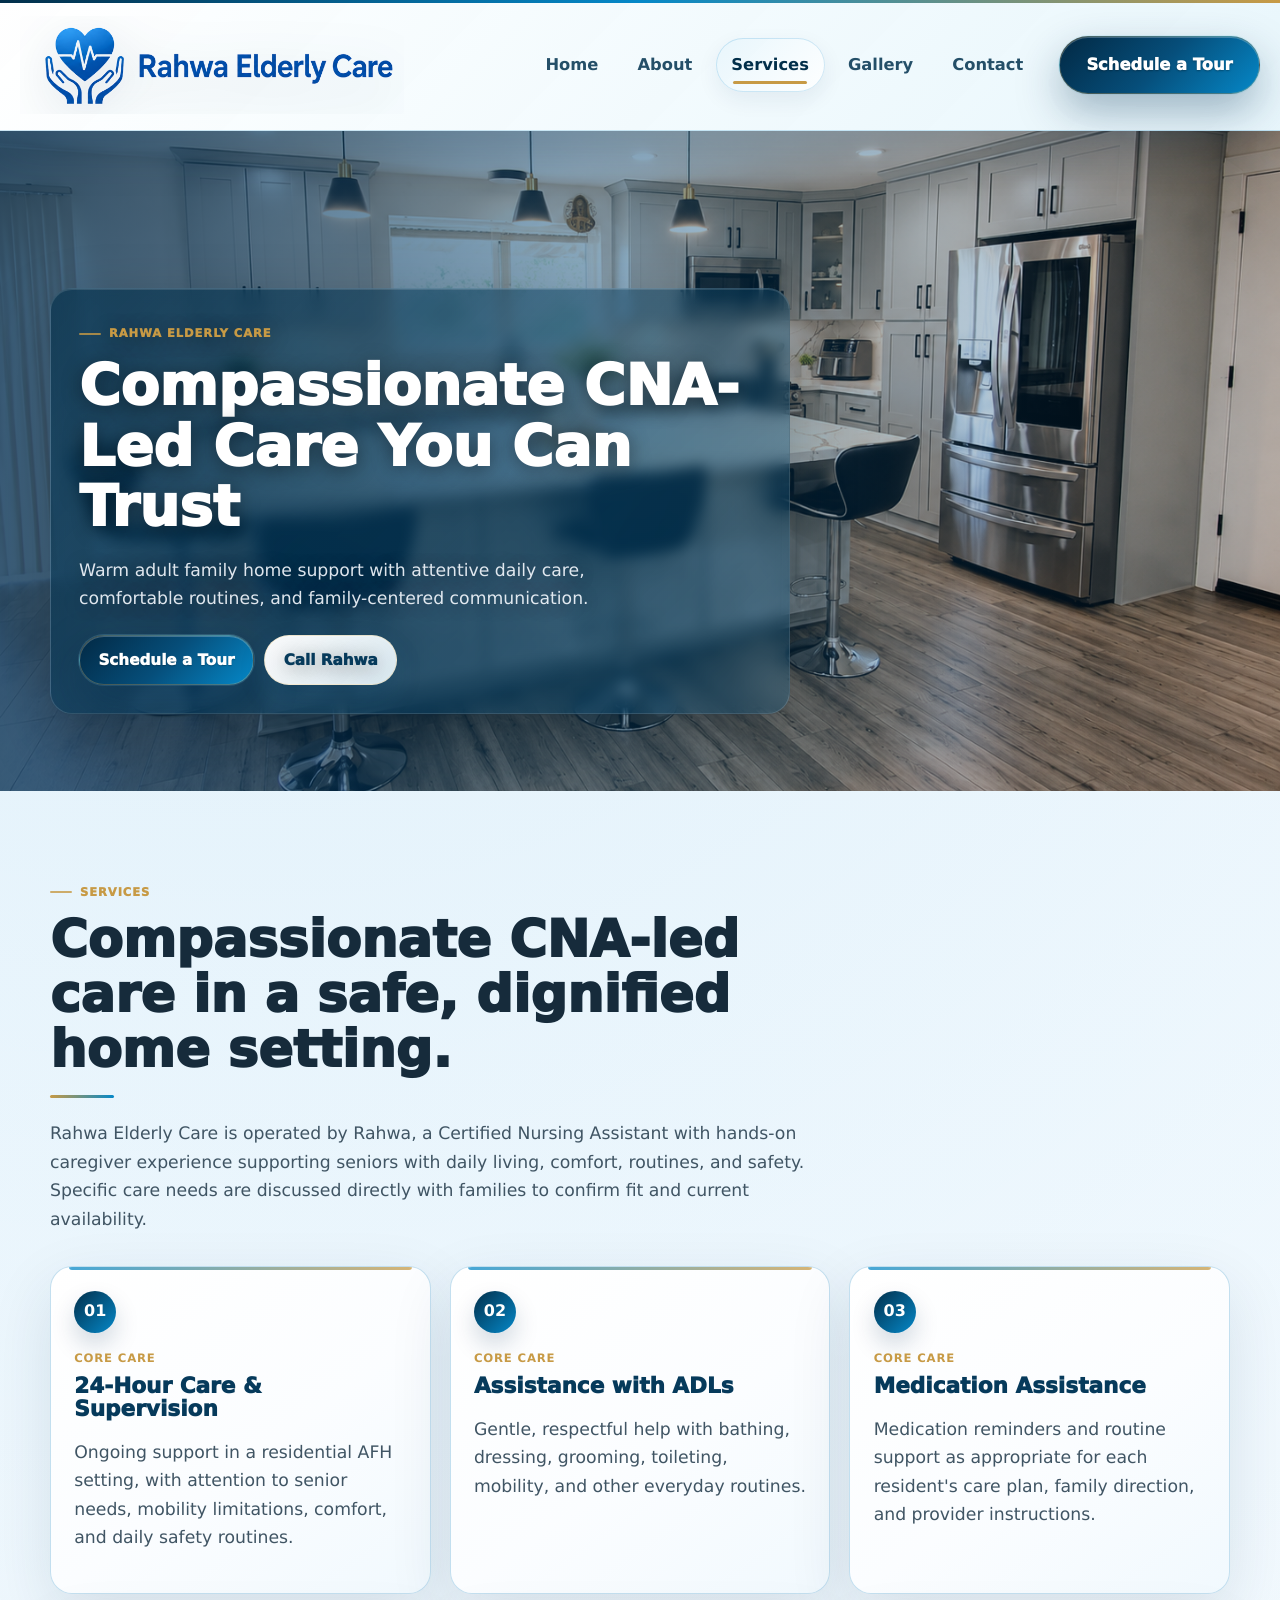
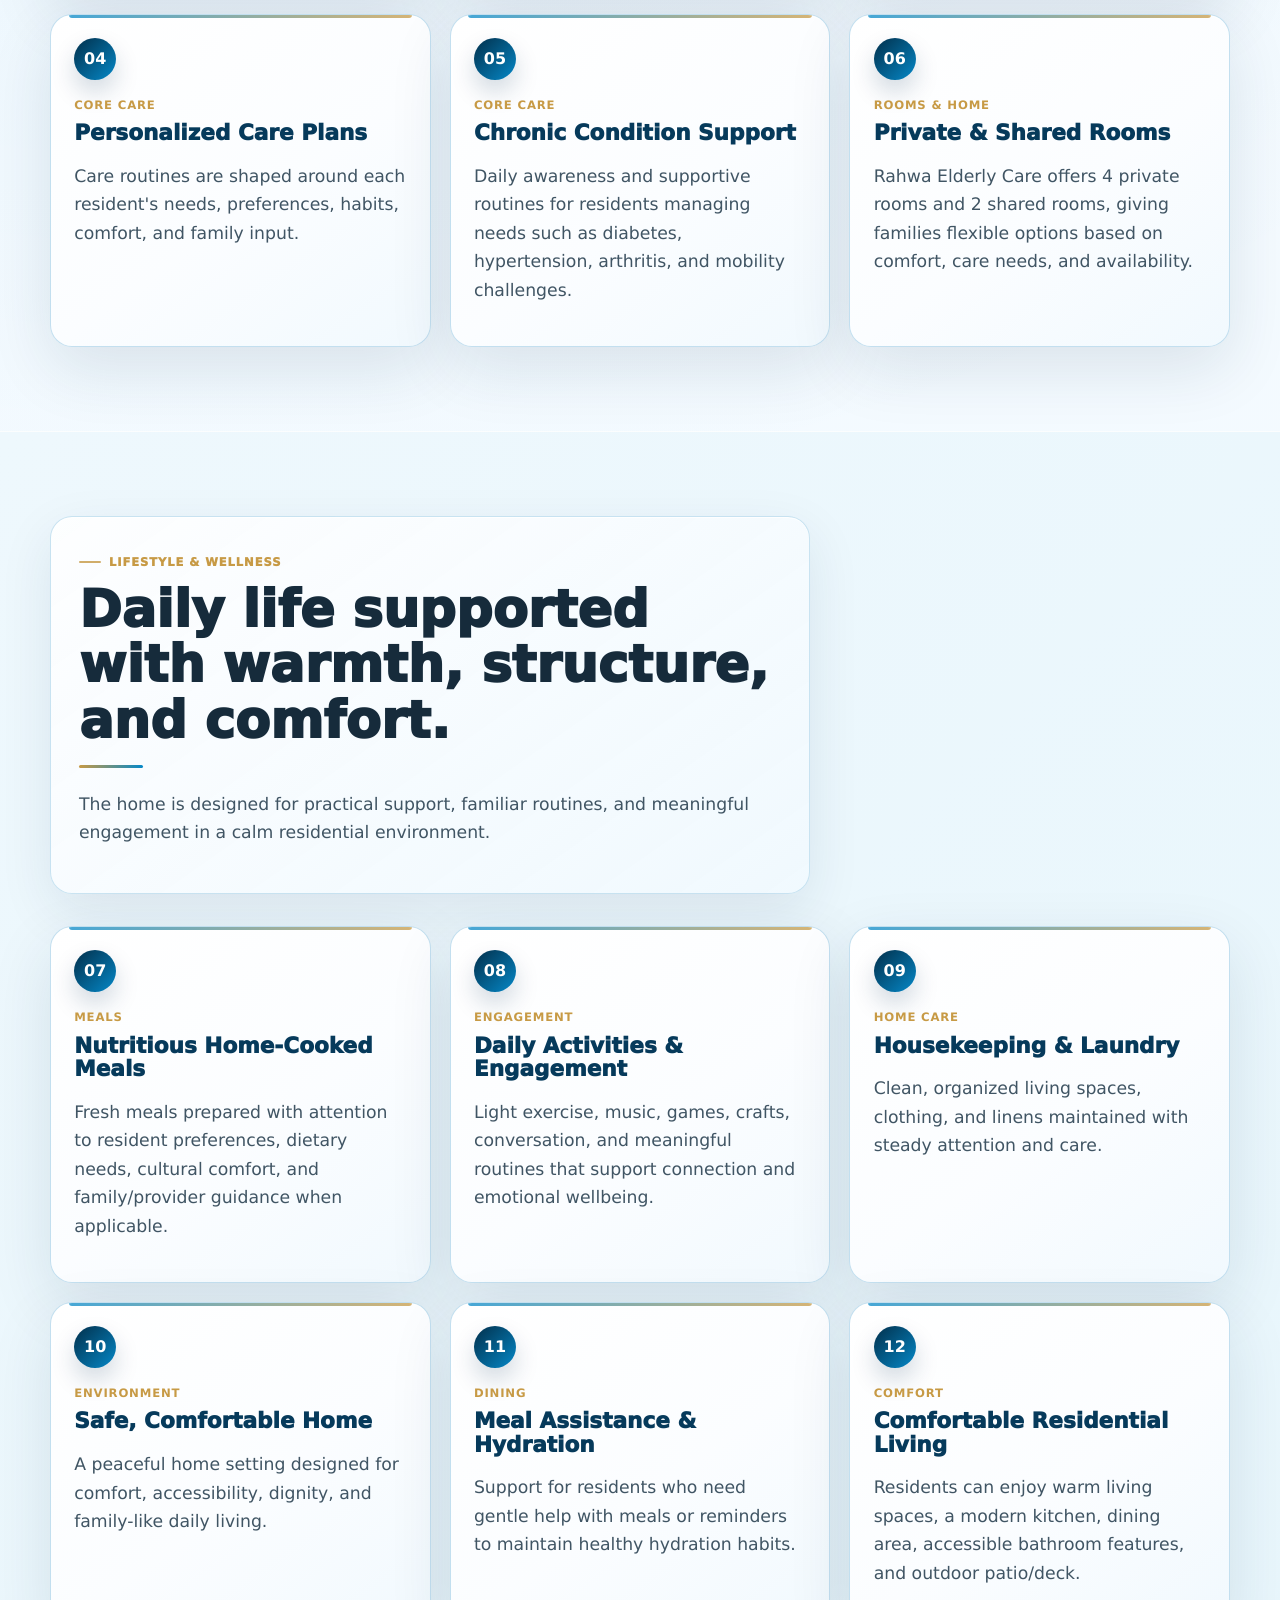
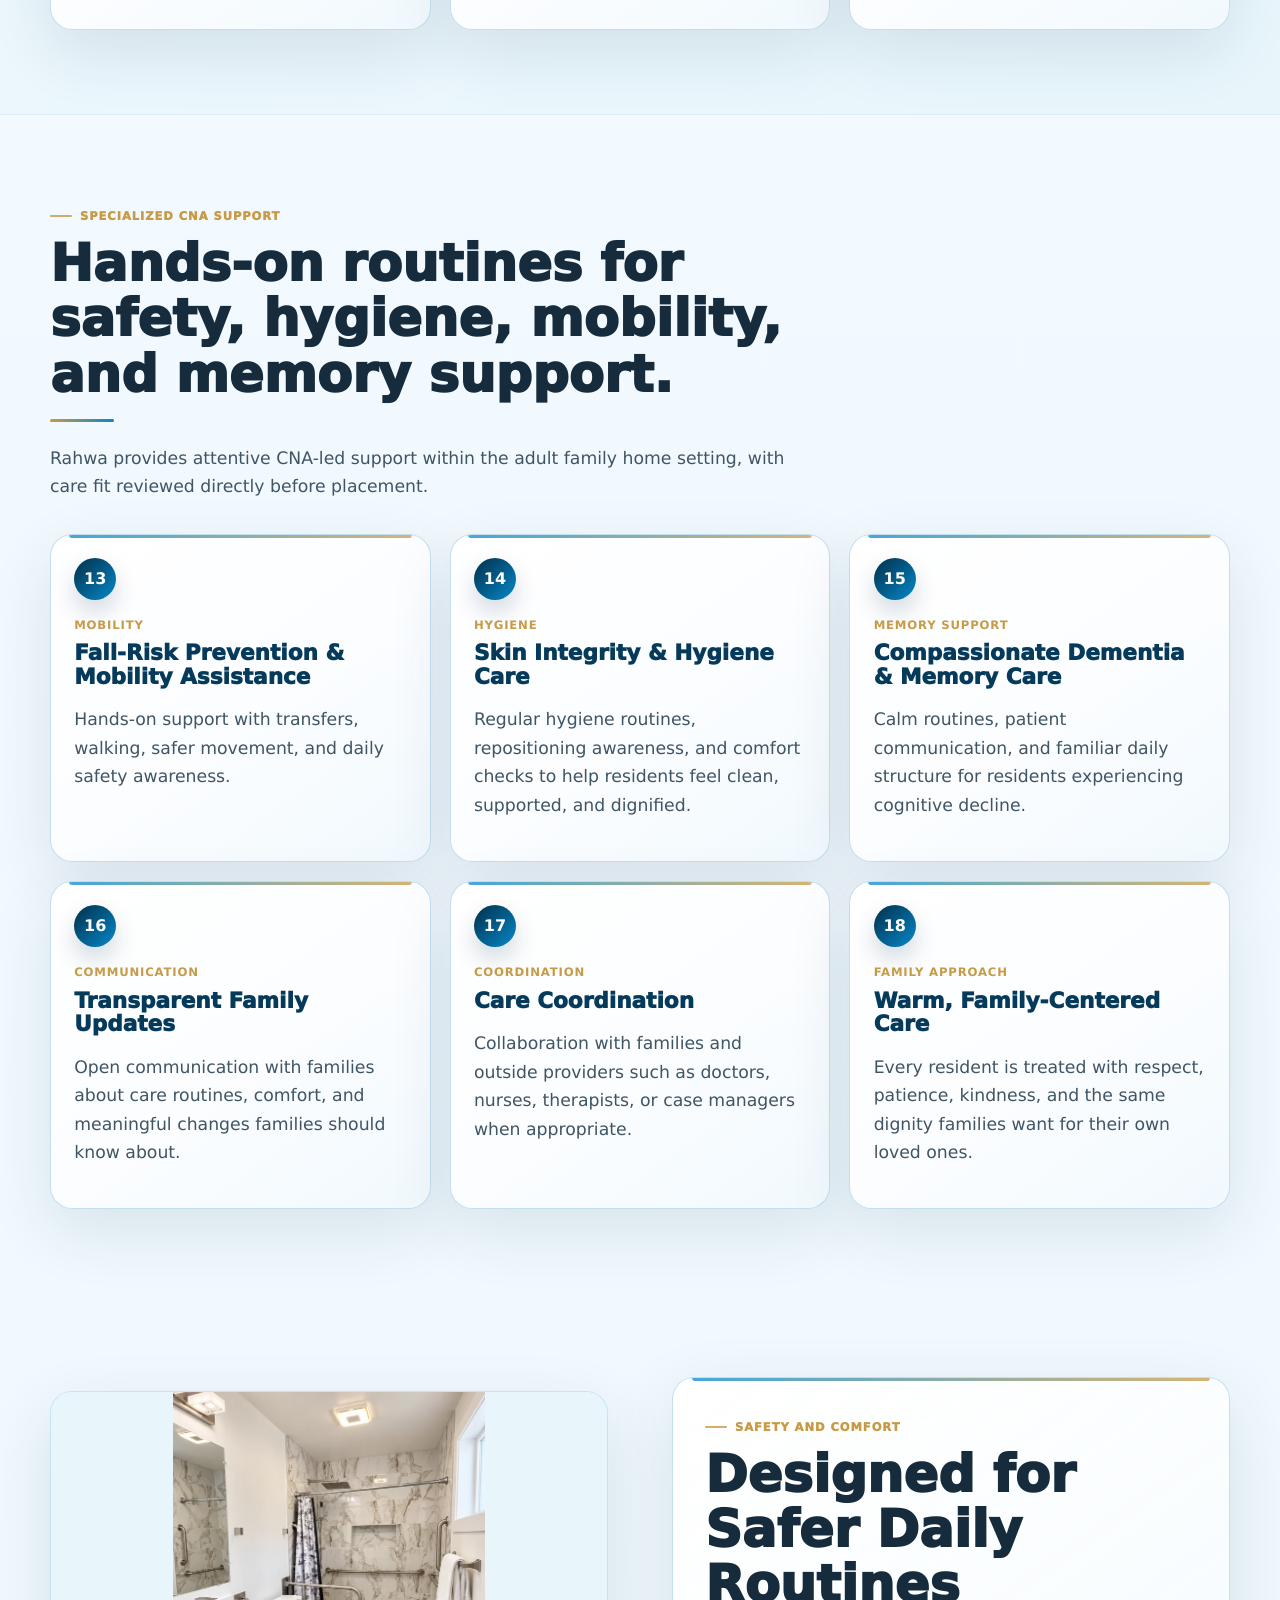
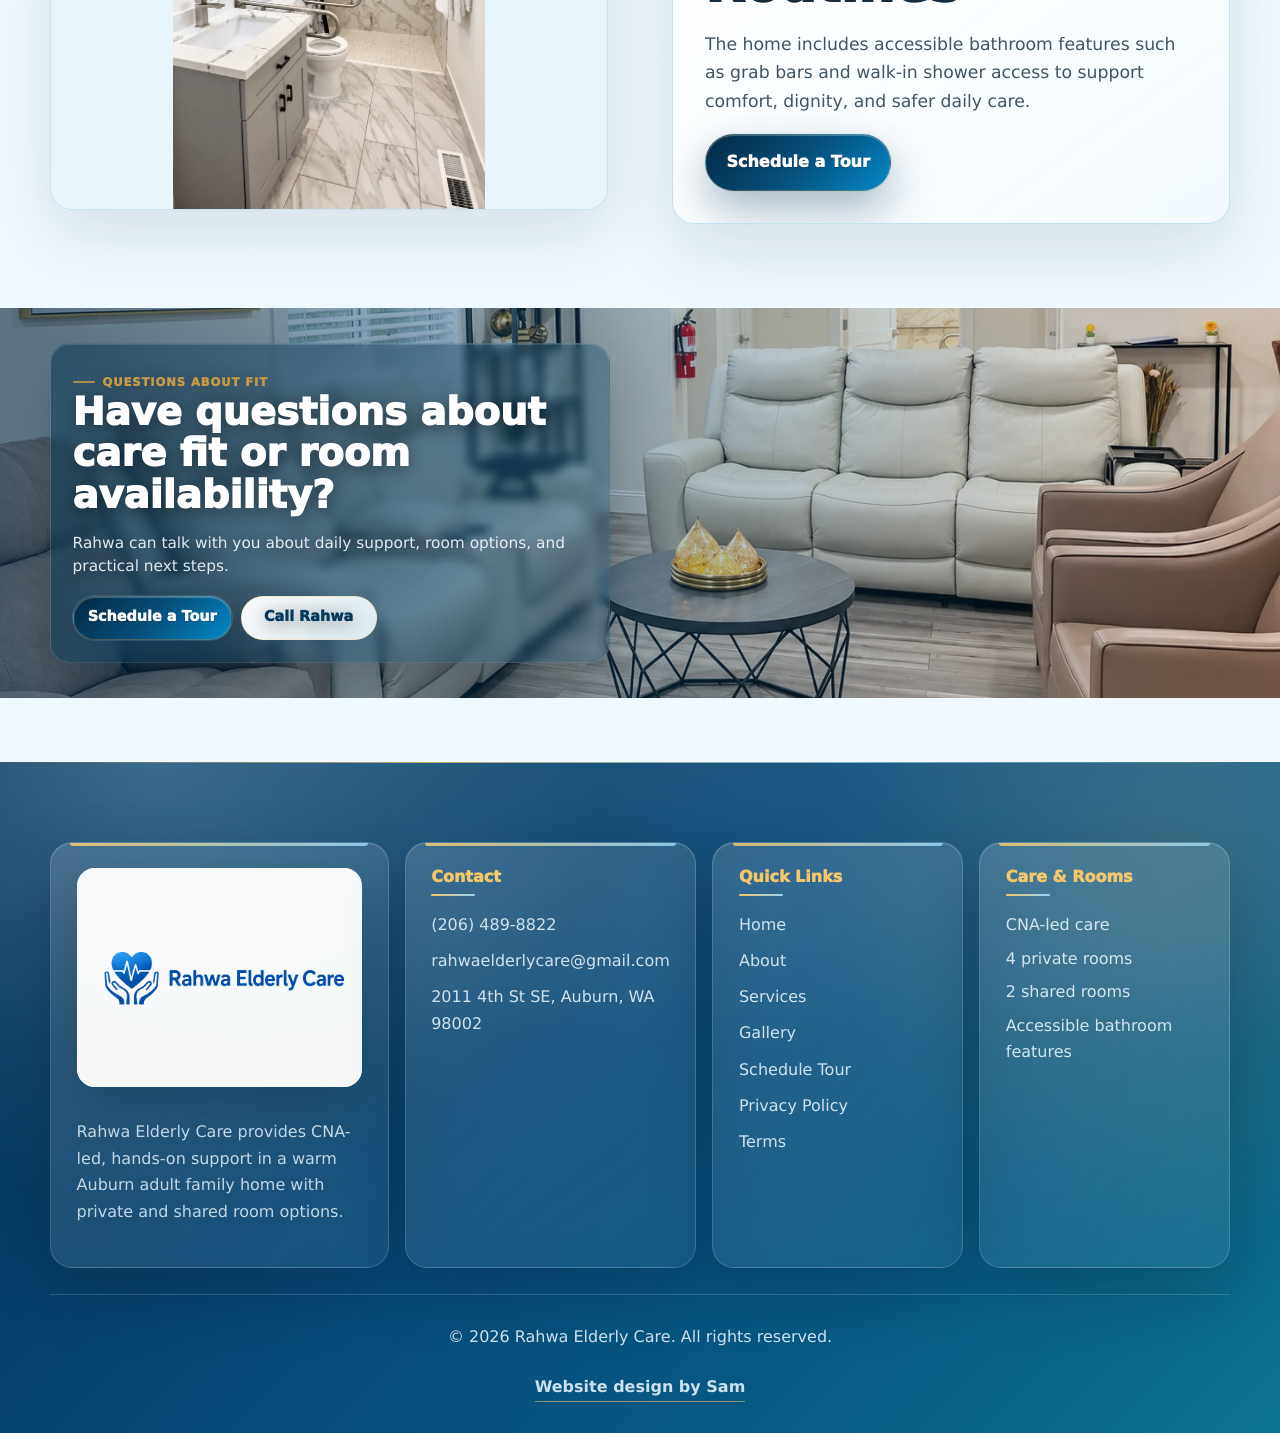
<file: services/index.html>
<!doctype html>
<html lang="en">
<head>
  <meta charset="utf-8">
  <meta name="viewport" content="width=device-width, initial-scale=1">
  <title>Adult Family Home Services | Rahwa Elderly Care</title>
  <meta name="description" content="Explore CNA-led adult family home services, daily support, meals, activities, family communication, and warm residential care at Rahwa Elderly Care.">
  <link rel="canonical" href="https://rahwaelderlycare.com/services/">
  <meta property="og:type" content="website">
  <meta property="og:site_name" content="Rahwa Elderly Care">
  <meta property="og:title" content="Adult Family Home Services | Rahwa Elderly Care">
  <meta property="og:description" content="Explore CNA-led adult family home services, daily support, meals, activities, family communication, and warm residential care at Rahwa Elderly Care.">
  <meta property="og:url" content="https://rahwaelderlycare.com/services/">
  <meta property="og:image" content="https://rahwaelderlycare.com/assets/images/rahwa-social-preview-v2.png">
  <meta property="og:image:width" content="1200">
  <meta property="og:image:height" content="630">
  <meta property="og:image:alt" content="Rahwa Elderly Care adult family home in Auburn, Washington">
  <meta name="twitter:card" content="summary_large_image">
  <meta name="twitter:title" content="Adult Family Home Services | Rahwa Elderly Care">
  <meta name="twitter:description" content="Explore CNA-led adult family home services, daily support, meals, activities, family communication, and warm residential care at Rahwa Elderly Care.">
  <meta name="twitter:image" content="https://rahwaelderlycare.com/assets/images/rahwa-social-preview-v2.png">
  <meta name="twitter:image:alt" content="Rahwa Elderly Care adult family home in Auburn, Washington">
  <link rel="icon" type="image/png" href="../assets/logos/rahwa-logo-icon.png">
  <link rel="apple-touch-icon" href="../assets/logos/rahwa-logo-icon.png">
  <link rel="manifest" href="../manifest.webmanifest">
  <link rel="stylesheet" href="../styles.css">
  <script type="application/ld+json">{"@context":"https://schema.org","@type":"LocalBusiness","name":"Rahwa Elderly Care","description":"CNA-led adult family home in Auburn, WA offering compassionate residential care in a warm home setting.","address":{"@type":"PostalAddress","streetAddress":"2011 4th St SE","addressLocality":"Auburn","addressRegion":"WA","postalCode":"98002","addressCountry":"US"},"telephone":"(206) 489-8822","email":"rahwaelderlycare@gmail.com","areaServed":"Auburn, WA","image":"https://rahwaelderlycare.com/assets/images/rahwa-exterior-updated.webp","@id":"https://rahwaelderlycare.com/#business","url":"https://rahwaelderlycare.com/"}</script>
</head>
<body>
  <a class="skip-link" href="#main">Skip to content</a>
  <header class="site-header" data-mobile-nav>
    <nav class="nav-shell" aria-label="Main navigation">
      <a class="brand" href="../" aria-label="Rahwa Elderly Care home">
        <img src="../assets/logos/rahwa-logo-horizontal.png" alt="Rahwa Elderly Care logo">
      </a>
      <div class="desktop-nav" aria-label="Primary links">
        <a class="nav-link" href="../">Home</a>
        <a class="nav-link" href="../about/">About</a>
        <a aria-current="page" class="nav-link is-active" href="../services/">Services</a>
        <a class="nav-link" href="../gallery/">Gallery</a>
        <a class="nav-link" href="../contact/">Contact</a>
      </div>
      <a class="btn btn-primary header-cta" href="../schedule-tour/">Schedule a Tour</a>
      <button class="mobile-menu-toggle" type="button" aria-label="Open navigation menu" aria-expanded="false" aria-controls="mobile-menu"><span></span><span></span><span></span></button>
    </nav>
    <div class="mobile-menu" id="mobile-menu" hidden>
      <a class="mobile-menu-link" href="../">Home</a>
      <a class="mobile-menu-link" href="../about/">About</a>
      <a aria-current="page" class="mobile-menu-link is-active" href="../services/">Services</a>
      <a class="mobile-menu-link" href="../gallery/">Gallery</a>
      <a class="mobile-menu-link" href="../schedule-tour/">Schedule Tour</a>
      <a class="mobile-menu-link" href="../contact/">Contact</a>
      <a class="mobile-menu-link muted-link" href="../privacy-policy/">Privacy Policy</a>
      <a class="mobile-menu-link muted-link" href="../terms/">Terms</a>
    </div>
  </header>
  <main id="main">

    <section class="page-hero"><img src="../assets/images/rahwa-modern-kitchen.png" alt=""><div><span class="eyebrow">Rahwa Elderly Care</span><h1>Compassionate CNA-Led Care You Can Trust</h1><p>Warm adult family home support with attentive daily care, comfortable routines, and family-centered communication.</p><div class="button-row hero-actions"><a class="btn btn-primary" href="../schedule-tour/">Schedule a Tour</a><a class="btn btn-light" href="tel:+12064898822">Call Rahwa</a></div></div></section>
    <section class="section">
      <div class="section-heading"><span class="eyebrow">Services</span><h2>Compassionate CNA-led care in a safe, dignified home setting.</h2><p>Rahwa Elderly Care is operated by Rahwa, a Certified Nursing Assistant with hands-on caregiver experience supporting seniors with daily living, comfort, routines, and safety. Specific care needs are discussed directly with families to confirm fit and current availability.</p></div>
      <div class="service-grid service-grid-premium">
        <article><span class="card-icon">01</span><small>Core Care</small><h3>24-Hour Care & Supervision</h3><p>Ongoing support in a residential AFH setting, with attention to senior needs, mobility limitations, comfort, and daily safety routines.</p></article>
        <article><span class="card-icon">02</span><small>Core Care</small><h3>Assistance with ADLs</h3><p>Gentle, respectful help with bathing, dressing, grooming, toileting, mobility, and other everyday routines.</p></article>
        <article><span class="card-icon">03</span><small>Core Care</small><h3>Medication Assistance</h3><p>Medication reminders and routine support as appropriate for each resident's care plan, family direction, and provider instructions.</p></article>
        <article><span class="card-icon">04</span><small>Core Care</small><h3>Personalized Care Plans</h3><p>Care routines are shaped around each resident's needs, preferences, habits, comfort, and family input.</p></article>
        <article><span class="card-icon">05</span><small>Core Care</small><h3>Chronic Condition Support</h3><p>Daily awareness and supportive routines for residents managing needs such as diabetes, hypertension, arthritis, and mobility challenges.</p></article>
        <article><span class="card-icon">06</span><small>Rooms & Home</small><h3>Private & Shared Rooms</h3><p>Rahwa Elderly Care offers 4 private rooms and 2 shared rooms, giving families flexible options based on comfort, care needs, and availability.</p></article>
      </div>
    </section>
    <section class="section warm-band">
      <div class="section-heading"><span class="eyebrow">Lifestyle & wellness</span><h2>Daily life supported with warmth, structure, and comfort.</h2><p>The home is designed for practical support, familiar routines, and meaningful engagement in a calm residential environment.</p></div>
      <div class="service-grid service-grid-premium">
        <article><span class="card-icon">07</span><small>Meals</small><h3>Nutritious Home-Cooked Meals</h3><p>Fresh meals prepared with attention to resident preferences, dietary needs, cultural comfort, and family/provider guidance when applicable.</p></article>
        <article><span class="card-icon">08</span><small>Engagement</small><h3>Daily Activities & Engagement</h3><p>Light exercise, music, games, crafts, conversation, and meaningful routines that support connection and emotional wellbeing.</p></article>
        <article><span class="card-icon">09</span><small>Home Care</small><h3>Housekeeping & Laundry</h3><p>Clean, organized living spaces, clothing, and linens maintained with steady attention and care.</p></article>
        <article><span class="card-icon">10</span><small>Environment</small><h3>Safe, Comfortable Home</h3><p>A peaceful home setting designed for comfort, accessibility, dignity, and family-like daily living.</p></article>
        <article><span class="card-icon">11</span><small>Dining</small><h3>Meal Assistance & Hydration</h3><p>Support for residents who need gentle help with meals or reminders to maintain healthy hydration habits.</p></article>
        <article><span class="card-icon">12</span><small>Comfort</small><h3>Comfortable Residential Living</h3><p>Residents can enjoy warm living spaces, a modern kitchen, dining area, accessible bathroom features, and outdoor patio/deck.</p></article>
      </div>
    </section>
    <section class="section">
      <div class="section-heading"><span class="eyebrow">Specialized CNA support</span><h2>Hands-on routines for safety, hygiene, mobility, and memory support.</h2><p>Rahwa provides attentive CNA-led support within the adult family home setting, with care fit reviewed directly before placement.</p></div>
      <div class="service-grid service-grid-premium">
        <article><span class="card-icon">13</span><small>Mobility</small><h3>Fall-Risk Prevention & Mobility Assistance</h3><p>Hands-on support with transfers, walking, safer movement, and daily safety awareness.</p></article>
        <article><span class="card-icon">14</span><small>Hygiene</small><h3>Skin Integrity & Hygiene Care</h3><p>Regular hygiene routines, repositioning awareness, and comfort checks to help residents feel clean, supported, and dignified.</p></article>
        <article><span class="card-icon">15</span><small>Memory Support</small><h3>Compassionate Dementia & Memory Care</h3><p>Calm routines, patient communication, and familiar daily structure for residents experiencing cognitive decline.</p></article>
        <article><span class="card-icon">16</span><small>Communication</small><h3>Transparent Family Updates</h3><p>Open communication with families about care routines, comfort, and meaningful changes families should know about.</p></article>
        <article><span class="card-icon">17</span><small>Coordination</small><h3>Care Coordination</h3><p>Collaboration with families and outside providers such as doctors, nurses, therapists, or case managers when appropriate.</p></article>
        <article><span class="card-icon">18</span><small>Family Approach</small><h3>Warm, Family-Centered Care</h3><p>Every resident is treated with respect, patience, kindness, and the same dignity families want for their own loved ones.</p></article>
      </div>
    </section>
    <section class="section split reverse">
      <picture class="image-card"><img src="../assets/images/rahwa-accessible-bathroom-updated.webp" alt="Walk-in shower and accessible bathroom at Rahwa Elderly Care" srcset="../assets/images/rahwa-accessible-bathroom-updated-640.webp 640w, ../assets/images/rahwa-accessible-bathroom-updated-960.webp 960w, ../assets/images/rahwa-accessible-bathroom-updated.webp 1086w" sizes="(max-width: 760px) 92vw, 50vw" width="1086" height="1448" loading="lazy"></picture>
      <div><span class="eyebrow">Safety and comfort</span><h2>Designed for Safer Daily Routines</h2><p>The home includes accessible bathroom features such as grab bars and walk-in shower access to support comfort, dignity, and safer daily care.</p><a class="btn btn-primary" href="../schedule-tour/">Schedule a Tour</a></div>
    </section>
    <section class="cta-photo compact-cta">
      <img src="../assets/images/rahwa-living-room-updated.webp" alt="Comfortable living area at Rahwa Elderly Care" srcset="../assets/images/rahwa-living-room-updated-640.webp 640w, ../assets/images/rahwa-living-room-updated-960.webp 960w, ../assets/images/rahwa-living-room-updated.webp 1448w" sizes="100vw" width="1448" height="1086" loading="lazy">
      <div><span class="eyebrow">Questions about fit</span><h2>Have questions about care fit or room availability?</h2><p>Rahwa can talk with you about daily support, room options, and practical next steps.</p><div class="button-row"><a class="btn btn-primary" href="../schedule-tour/">Schedule a Tour</a><a class="btn btn-light" href="tel:+12064898822">Call Rahwa</a></div></div>
    </section>

  </main>
  <footer class="site-footer">
    <div class="footer-grid">
      <div class="footer-card footer-brand-card">
        <img class="footer-logo" src="../assets/logos/rahwa-logo-horizontal.png" alt="Rahwa Elderly Care logo">
        <p>Rahwa Elderly Care provides CNA-led, hands-on support in a warm Auburn adult family home with private and shared room options.</p>
      </div>
      <div class="footer-card">
        <h2>Contact</h2>
        <a href="tel:+12064898822">(206) 489-8822</a>
        <a href="mailto:rahwaelderlycare@gmail.com">rahwaelderlycare@gmail.com</a>
        <a href="https://www.google.com/maps/search/?api=1&query=2011%204th%20St%20SE%2C%20Auburn%2C%20WA%2098002" target="_blank" rel="noopener">2011 4th St SE, Auburn, WA 98002</a>
      </div>
      <div class="footer-card">
        <h2>Quick Links</h2>
        <a href="../">Home</a>
        <a href="../about/">About</a>
        <a href="../services/">Services</a>
        <a href="../gallery/">Gallery</a>
        <a href="../schedule-tour/">Schedule Tour</a>
        <a href="../privacy-policy/">Privacy Policy</a>
        <a href="../terms/">Terms</a>
      </div>
      <div class="footer-card">
        <h2>Care & Rooms</h2>
        <span>CNA-led care</span>
        <span>4 private rooms</span>
        <span>2 shared rooms</span>
        <span>Accessible bathroom features</span>
      </div>
    </div>
    <div class="footer-bottom">
      <span>&copy; 2026 Rahwa Elderly Care. All rights reserved.</span>
      <a class="design-credit" href="https://www.afhdesignsbysam.com/" target="_blank" rel="noopener">Website design by Sam</a>
    </div>
  </footer>
  <script src="../assets/js/site.js" defer></script>
</body>
</html>
</file>
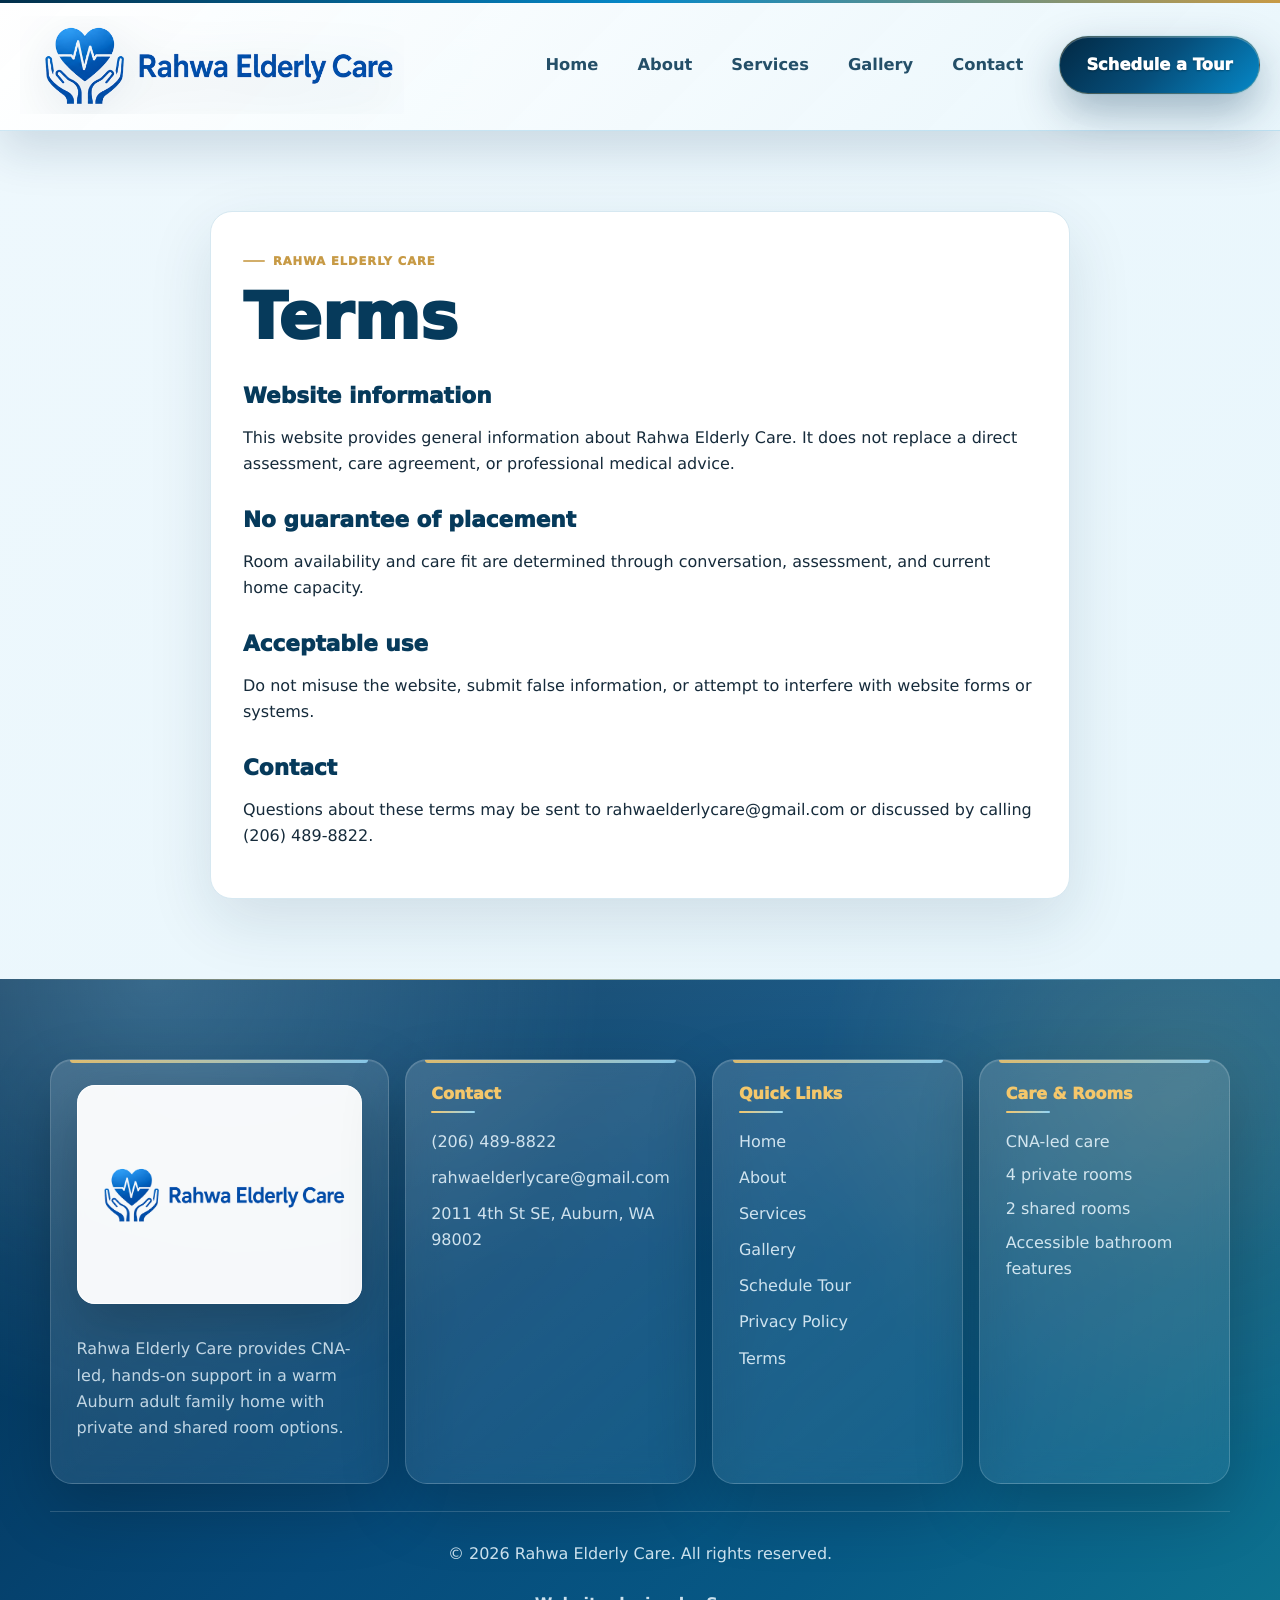
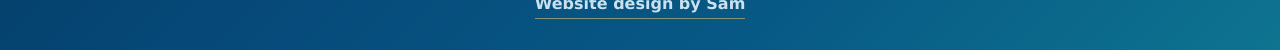
<file: terms/index.html>
<!doctype html>
<html lang="en">
<head>
  <meta charset="utf-8">
  <meta name="viewport" content="width=device-width, initial-scale=1">
  <title>Terms | Rahwa Elderly Care</title>
  <meta name="description" content="Website terms for Rahwa Elderly Care.">
  <link rel="canonical" href="https://rahwaelderlycare.com/terms/">
  <meta property="og:type" content="website">
  <meta property="og:site_name" content="Rahwa Elderly Care">
  <meta property="og:title" content="Terms | Rahwa Elderly Care">
  <meta property="og:description" content="Website terms for Rahwa Elderly Care.">
  <meta property="og:url" content="https://rahwaelderlycare.com/terms/">
  <meta property="og:image" content="https://rahwaelderlycare.com/assets/images/rahwa-social-preview-v2.png">
  <meta property="og:image:width" content="1200">
  <meta property="og:image:height" content="630">
  <meta property="og:image:alt" content="Rahwa Elderly Care adult family home in Auburn, Washington">
  <meta name="twitter:card" content="summary_large_image">
  <meta name="twitter:title" content="Terms | Rahwa Elderly Care">
  <meta name="twitter:description" content="Website terms for Rahwa Elderly Care.">
  <meta name="twitter:image" content="https://rahwaelderlycare.com/assets/images/rahwa-social-preview-v2.png">
  <meta name="twitter:image:alt" content="Rahwa Elderly Care adult family home in Auburn, Washington">
  <link rel="icon" type="image/png" href="../assets/logos/rahwa-logo-icon.png">
  <link rel="apple-touch-icon" href="../assets/logos/rahwa-logo-icon.png">
  <link rel="manifest" href="../manifest.webmanifest">
  <link rel="stylesheet" href="../styles.css">
  <script type="application/ld+json">{"@context":"https://schema.org","@type":"LocalBusiness","name":"Rahwa Elderly Care","description":"CNA-led adult family home in Auburn, WA offering compassionate residential care in a warm home setting.","address":{"@type":"PostalAddress","streetAddress":"2011 4th St SE","addressLocality":"Auburn","addressRegion":"WA","postalCode":"98002","addressCountry":"US"},"telephone":"(206) 489-8822","email":"rahwaelderlycare@gmail.com","areaServed":"Auburn, WA","image":"https://rahwaelderlycare.com/assets/images/rahwa-exterior-updated.webp","@id":"https://rahwaelderlycare.com/#business","url":"https://rahwaelderlycare.com/"}</script>
</head>
<body>
  <a class="skip-link" href="#main">Skip to content</a>
  <header class="site-header" data-mobile-nav>
    <nav class="nav-shell" aria-label="Main navigation">
      <a class="brand" href="../" aria-label="Rahwa Elderly Care home">
        <img src="../assets/logos/rahwa-logo-horizontal.png" alt="Rahwa Elderly Care logo">
      </a>
      <div class="desktop-nav" aria-label="Primary links">
        <a class="nav-link" href="../">Home</a>
        <a class="nav-link" href="../about/">About</a>
        <a class="nav-link" href="../services/">Services</a>
        <a class="nav-link" href="../gallery/">Gallery</a>
        <a class="nav-link" href="../contact/">Contact</a>
      </div>
      <a class="btn btn-primary header-cta" href="../schedule-tour/">Schedule a Tour</a>
      <button class="mobile-menu-toggle" type="button" aria-label="Open navigation menu" aria-expanded="false" aria-controls="mobile-menu"><span></span><span></span><span></span></button>
    </nav>
    <div class="mobile-menu" id="mobile-menu" hidden>
      <a class="mobile-menu-link" href="../">Home</a>
      <a class="mobile-menu-link" href="../about/">About</a>
      <a class="mobile-menu-link" href="../services/">Services</a>
      <a class="mobile-menu-link" href="../gallery/">Gallery</a>
      <a class="mobile-menu-link" href="../schedule-tour/">Schedule Tour</a>
      <a class="mobile-menu-link" href="../contact/">Contact</a>
      <a class="mobile-menu-link muted-link" href="../privacy-policy/">Privacy Policy</a>
      <a class="mobile-menu-link muted-link" href="../terms/">Terms</a>
    </div>
  </header>
  <main id="main">

    <section class="legal-section"><div class="legal-card"><span class="eyebrow">Rahwa Elderly Care</span><h1>Terms</h1><h2>Website information</h2><p>This website provides general information about Rahwa Elderly Care. It does not replace a direct assessment, care agreement, or professional medical advice.</p><h2>No guarantee of placement</h2><p>Room availability and care fit are determined through conversation, assessment, and current home capacity.</p><h2>Acceptable use</h2><p>Do not misuse the website, submit false information, or attempt to interfere with website forms or systems.</p><h2>Contact</h2><p>Questions about these terms may be sent to rahwaelderlycare@gmail.com or discussed by calling (206) 489-8822.</p></div></section>

  </main>
  <footer class="site-footer">
    <div class="footer-grid">
      <div class="footer-card footer-brand-card">
        <img class="footer-logo" src="../assets/logos/rahwa-logo-horizontal.png" alt="Rahwa Elderly Care logo">
        <p>Rahwa Elderly Care provides CNA-led, hands-on support in a warm Auburn adult family home with private and shared room options.</p>
      </div>
      <div class="footer-card">
        <h2>Contact</h2>
        <a href="tel:+12064898822">(206) 489-8822</a>
        <a href="mailto:rahwaelderlycare@gmail.com">rahwaelderlycare@gmail.com</a>
        <a href="https://www.google.com/maps/search/?api=1&query=2011%204th%20St%20SE%2C%20Auburn%2C%20WA%2098002" target="_blank" rel="noopener">2011 4th St SE, Auburn, WA 98002</a>
      </div>
      <div class="footer-card">
        <h2>Quick Links</h2>
        <a href="../">Home</a>
        <a href="../about/">About</a>
        <a href="../services/">Services</a>
        <a href="../gallery/">Gallery</a>
        <a href="../schedule-tour/">Schedule Tour</a>
        <a href="../privacy-policy/">Privacy Policy</a>
        <a href="../terms/">Terms</a>
      </div>
      <div class="footer-card">
        <h2>Care & Rooms</h2>
        <span>CNA-led care</span>
        <span>4 private rooms</span>
        <span>2 shared rooms</span>
        <span>Accessible bathroom features</span>
      </div>
    </div>
    <div class="footer-bottom">
      <span>&copy; 2026 Rahwa Elderly Care. All rights reserved.</span>
      <a class="design-credit" href="https://www.afhdesignsbysam.com/" target="_blank" rel="noopener">Website design by Sam</a>
    </div>
  </footer>
  <script src="../assets/js/site.js" defer></script>
</body>
</html>
</file>
<file: styles.css>
:root {
  --blue: #064e7a;
  --blue-dark: #063a5b;
  --blue-bright: #0588c8;
  --blue-deep: #022f4a;
  --sky: #e8f6fc;
  --page-bg: #f3faff;
  --section-soft: #eef8fd;
  --cream: #f8f3e7;
  --gold: #c79a45;
  --gold-light: #f4c76b;
  --ink: #162b3b;
  --muted: #405564;
  --line: #d6e8f1;
  --white: #ffffff;
  --radius: 16px;
  --radius-lg: 22px;
  --shadow: 0 22px 64px rgba(18, 48, 74, .12), inset 0 1px 0 rgba(255,255,255,.76);
  --shadow-strong: 0 30px 86px rgba(6, 74, 122, .24);
}
* { box-sizing: border-box; }
html { scroll-behavior: smooth; }
body { margin: 0; font-family: Inter, ui-sans-serif, system-ui, -apple-system, BlinkMacSystemFont, "Segoe UI", sans-serif; color: var(--ink); background: radial-gradient(circle at 18% 0%, rgba(5, 136, 200, .1), transparent 34%), linear-gradient(180deg, #f6fbff 0%, var(--page-bg) 42%, #eef8fd 100%); line-height: 1.65; text-rendering: geometricPrecision; }
img { max-width: 100%; display: block; }
.walkthrough-preview { position: relative; display: block; overflow: hidden; isolation: isolate; border-radius: 8px; aspect-ratio: 16 / 9; box-shadow: var(--shadow); color: white; text-decoration: none; }
.walkthrough-preview > img { width: 100%; height: 100%; object-fit: cover; }
.walkthrough-preview::after { content: ""; position: absolute; inset: 45% 0 0; background: linear-gradient(transparent, rgba(2,47,74,.93)); z-index: 1; }
.walkthrough-play { position: absolute; top: 50%; left: 50%; transform: translate(-50%, -50%); z-index: 2; display: grid; place-items: center; width: 64px; height: 64px; padding-left: 4px; border-radius: 50%; background: var(--blue); border: 2px solid white; font-size: 24px; box-shadow: 0 4px 20px rgba(0,0,0,.25); transition: background .2s ease; }
.walkthrough-caption { position: absolute; bottom: 22px; left: 24px; right: 24px; z-index: 2; font-size: 1.1rem; font-weight: 700; line-height: 1.4; }
.walkthrough-preview:hover .walkthrough-play { background: var(--blue-bright); }
.walkthrough-preview:hover .walkthrough-caption { text-decoration: underline; text-underline-offset: 4px; }
.walkthrough-preview:focus-visible { outline: 3px solid var(--blue-bright); outline-offset: 5px; }
.walkthrough + .gallery-grid { margin-top: 56px; }
@media (max-width: 600px) {
  .walkthrough-preview { aspect-ratio: 4 / 3; }
  .walkthrough-play { width: 52px; height: 52px; font-size: 20px; }
  .walkthrough-caption { left: 16px; right: 16px; bottom: 16px; font-size: .95rem; }
  .walkthrough + .gallery-grid { margin-top: 36px; }
}
a { color: inherit; }
:focus-visible { outline: 3px solid var(--gold); outline-offset: 3px; }
.skip-link { position: absolute; left: 1rem; top: -4rem; z-index: 99; background: var(--blue-dark); color: white; padding: .75rem 1rem; border-radius: var(--radius); }
.skip-link:focus { top: 1rem; }
.site-header { position: sticky; top: 0; z-index: 20; background: linear-gradient(135deg, rgba(255,255,255,.98), rgba(232,246,252,.94)); backdrop-filter: blur(22px); border-bottom: 1px solid rgba(5, 136, 200, .2); box-shadow: 0 20px 48px rgba(3, 47, 82, .15); }
.site-header:before { content: ""; position: absolute; inset: 0 0 auto; height: 3px; background: linear-gradient(90deg, var(--blue-deep), var(--blue-bright), var(--gold)); }
.nav-shell { max-width: 1320px; margin: 0 auto; padding: 1rem 1.25rem; display: flex; align-items: center; gap: 1.25rem; }
.brand { display: inline-flex; align-items: center; flex: 0 0 auto; width: clamp(300px, 30vw, 390px); height: 98px; overflow: hidden; }
.brand img { width: 100%; height: 100%; object-fit: cover; object-position: center; filter: drop-shadow(0 16px 28px rgba(3, 47, 82, .16)); mix-blend-mode: multiply; }
.desktop-nav { margin-left: auto; display: flex; align-items: center; gap: .48rem; }
.nav-link { position: relative; display: inline-flex; align-items: center; justify-content: center; min-height: 50px; text-decoration: none; color: #244f68; font-weight: 900; padding: .82rem .98rem; border-radius: 999px; font-size: 1.02rem; transition: color .2s ease, background .2s ease, transform .2s ease, box-shadow .2s ease; }
.nav-link:after { content: ""; position: absolute; left: 1.08rem; right: 1.08rem; bottom: .48rem; height: 3px; border-radius: 999px; background: var(--gold); opacity: 0; transform: scaleX(.3); transition: opacity .2s ease, transform .2s ease; }
.nav-link:hover { color: var(--blue-deep); background: rgba(14, 136, 200, .11); transform: translateY(-1px); }
.nav-link:hover:after, .nav-link.is-active:after { opacity: 1; transform: scaleX(1); }
.nav-link.is-active { color: var(--blue-deep); background: linear-gradient(135deg, rgba(232,246,252,.98), rgba(255,255,255,.9)); box-shadow: inset 0 0 0 1px rgba(14, 136, 200, .18), 0 8px 22px rgba(3, 47, 82, .07); }
.btn { position: relative; isolation: isolate; overflow: hidden; display: inline-flex; align-items: center; justify-content: center; min-height: 50px; padding: .9rem 1.28rem; border-radius: 999px; font-weight: 950; text-decoration: none; border: 1px solid transparent; cursor: pointer; letter-spacing: 0; box-shadow: 0 12px 30px rgba(6,74,122,.12), inset 0 1px 0 rgba(255,255,255,.2); transition: transform .18s ease, box-shadow .18s ease, background .18s ease, border-color .18s ease, color .18s ease; }
.btn:before { content: ""; position: absolute; inset: 0; z-index: -1; background: linear-gradient(110deg, transparent 0%, rgba(255,255,255,.34) 46%, transparent 62%); transform: translateX(-120%); transition: transform .45s ease; }
.btn:hover { transform: translateY(-3px); }
.btn:hover:before { transform: translateX(120%); }
.btn-primary { background: linear-gradient(135deg, #022944, var(--blue), var(--blue-bright)); color: #ffffff; text-shadow: 0 1px 1px rgba(0,0,0,.24); border-color: rgba(255,255,255,.2); box-shadow: 0 18px 44px rgba(3, 47, 82, .34), 0 0 0 1px rgba(147,213,246,.18), inset 0 1px 0 rgba(255,255,255,.24); }
.btn-primary:hover { background: linear-gradient(135deg, #021f36, #064f78, #0793d8); box-shadow: 0 26px 64px rgba(3, 47, 82, .4), 0 0 0 1px rgba(244,199,107,.3), inset 0 1px 0 rgba(255,255,255,.28); }
.btn-secondary { color: var(--blue-dark); border-color: var(--line); background: white; }
.btn-light { color: var(--blue-dark); background: linear-gradient(135deg, rgba(255,255,255,.98), rgba(232,246,252,.92)); border-color: rgba(255,255,255,.72); }
.btn-secondary:hover, .btn-light:hover { color: var(--blue-deep); border-color: rgba(14, 136, 200, .28); box-shadow: 0 18px 42px rgba(6, 74, 122, .18), inset 0 1px 0 rgba(255,255,255,.9); }
.hero-actions .btn, .cta-photo .btn, .hero .button-row .btn { min-height: 48px; padding: .72rem 1.15rem; font-size: .95rem; }
.btn[href^="tel:"], .btn[href*="schedule-tour"] { border-color: rgba(244,199,107,.28); }
.header-cta { padding-inline: 1.65rem; min-height: 54px; font-size: 1.02rem; white-space: nowrap; color: #ffffff; text-shadow: 0 1px 2px rgba(0,0,0,.3); border-color: rgba(255,255,255,.18); }
.mobile-menu-toggle { position: relative; display: none; flex: 0 0 52px; width: 52px; height: 52px; border-radius: 999px; border: 1px solid rgba(5, 136, 200, .22); background: linear-gradient(135deg, #ffffff, var(--sky)); box-shadow: 0 12px 26px rgba(6, 74, 122, .12); transition: transform .2s ease, box-shadow .2s ease, border-color .2s ease; }
.mobile-menu-toggle:after { content: ""; position: absolute; left: 13px; right: 13px; bottom: 8px; height: 3px; border-radius: 999px; background: var(--gold); opacity: 0; transform: scaleX(.35); transition: opacity .2s ease, transform .2s ease; }
.mobile-menu-toggle:hover:after, .mobile-menu-toggle[aria-expanded="true"]:after { opacity: 1; transform: scaleX(1); }
.mobile-menu-toggle:hover { transform: translateY(-1px); border-color: rgba(14, 136, 200, .34); box-shadow: 0 18px 34px rgba(6, 74, 122, .16); }
.mobile-menu-toggle span { display: block; width: 21px; height: 2px; background: var(--blue-dark); margin: 4px auto; border-radius: 999px; }
.mobile-menu { display: none; border-top: 1px solid var(--line); padding: .85rem 1rem 1.1rem; background: linear-gradient(135deg, rgba(255,255,255,.99), rgba(232,246,252,.96)); box-shadow: 0 20px 34px rgba(8, 58, 94, .12); }
.mobile-menu-link { position: relative; display: flex; align-items: center; min-height: 50px; padding: .9rem 1.05rem; text-decoration: none; border-radius: 999px; font-size: 1.02rem; font-weight: 900; color: #244f68; transition: color .2s ease, background .2s ease, transform .2s ease, box-shadow .2s ease; }
.mobile-menu-link:after { content: ""; position: absolute; left: 1.05rem; right: 1.05rem; bottom: .48rem; height: 3px; border-radius: 999px; background: var(--gold); opacity: 0; transform: scaleX(.3); transition: opacity .2s ease, transform .2s ease; }
.mobile-menu-link.is-active, .mobile-menu-link:hover { color: var(--blue-deep); background: linear-gradient(135deg, rgba(232,246,252,.98), rgba(255,255,255,.9)); box-shadow: inset 0 0 0 1px rgba(14, 136, 200, .18), 0 8px 22px rgba(3, 47, 82, .07); transform: translateY(-1px); }
.mobile-menu-link.is-active:after, .mobile-menu-link:hover:after { opacity: 1; transform: scaleX(1); }
.muted-link { color: var(--muted); font-weight: 700; }
.hero { min-height: 660px; position: relative; display: grid; align-items: end; overflow: hidden; }
.hero picture, .hero picture img { position: absolute; inset: 0; width: 100%; height: 100%; object-fit: cover; }
.hero-overlay { position: absolute; inset: 0; background: linear-gradient(90deg, rgba(3,47,82,.78), rgba(6,74,122,.46) 48%, rgba(3,47,82,.16)); }
.hero-content { position: relative; width: min(740px, calc(100% - 2rem)); margin: 0 auto 4.8rem max(1rem, calc((100vw - 1180px) / 2)); padding: clamp(1.15rem, 2.2vw, 1.75rem); color: white; border: 1px solid rgba(255,255,255,.14); border-radius: 22px; background: linear-gradient(135deg, rgba(2, 47, 74, .66), rgba(6, 78, 122, .32)); box-shadow: 0 24px 68px rgba(0,0,0,.22), inset 0 1px 0 rgba(255,255,255,.12); backdrop-filter: blur(7px); text-shadow: 0 3px 18px rgba(0,0,0,.38); }
.eyebrow { display: inline-flex; align-items: center; gap: .5rem; color: var(--gold); text-transform: uppercase; font-weight: 950; letter-spacing: .08em; font-size: .72rem; }
.eyebrow:before { content: ""; width: 22px; height: 2px; border-radius: 999px; background: currentColor; opacity: .8; }
h1, h2, h3 { line-height: 1.08; margin: 0; letter-spacing: 0; color: var(--ink); font-weight: 950; }
h1 { font-size: clamp(2.25rem, 4.4vw, 4.35rem); max-width: 760px; margin-top: .85rem; }
.hero h1, .page-hero h1, .cta-photo h2 { color: white; }
.hero p { max-width: 600px; font-size: clamp(1rem, 1.35vw, 1.18rem); }
.button-row { display: flex; gap: .65rem; flex-wrap: wrap; margin-top: 1.35rem; }
.trust-strip { width: min(1180px, calc(100% - 2rem)); margin: -3.5rem auto 0; position: relative; z-index: 3; display: grid; grid-template-columns: repeat(4, 1fr); gap: .8rem; }
.trust-card, .cards-three article, .service-grid article { position: relative; overflow: hidden; background: linear-gradient(145deg, #ffffff, #fbfdff 56%, #f1f9fe); border: 1px solid rgba(190, 221, 238, .92); border-radius: var(--radius-lg); padding: 1.45rem; box-shadow: 0 22px 64px rgba(18, 48, 74, .11), inset 0 1px 0 rgba(255,255,255,.86); }
.trust-card { transition: transform .2s ease, box-shadow .2s ease, border-color .2s ease; }
.trust-card:hover { transform: translateY(-4px); border-color: rgba(14, 136, 200, .3); box-shadow: 0 30px 78px rgba(6, 74, 122, .17); }
.trust-card strong, .trust-card span { display: block; }
.trust-card strong { color: var(--blue-dark); font-size: 1.05rem; }
.trust-card span { color: var(--muted); margin-top: .25rem; }
.section { width: min(1180px, calc(100% - 2rem)); margin: 0 auto; padding: 5.25rem 0; }
.split { display: grid; grid-template-columns: 1fr 1fr; gap: 4rem; align-items: center; }
.reverse picture { order: -1; }
.section h2 { font-size: clamp(2rem, 4vw, 3.6rem); margin-top: .7rem; }
.section p, .section-heading p { color: var(--muted); font-size: 1.08rem; }
.split > div:not(.image-card), .premium-form-layout > div:first-child { position: relative; overflow: hidden; border: 1px solid rgba(190,221,238,.88); border-radius: var(--radius-lg); padding: clamp(1.35rem, 3vw, 2rem); background: linear-gradient(145deg, rgba(255,255,255,.96), rgba(251,253,255,.92) 58%, rgba(241,249,254,.96)); box-shadow: 0 24px 70px rgba(18,48,74,.12), inset 0 1px 0 rgba(255,255,255,.88); }
.split > div:not(.image-card):before, .premium-form-layout > div:first-child:before { content: ""; position: absolute; left: 1.2rem; right: 1.2rem; top: 0; height: 3px; border-radius: 0 0 999px 999px; background: linear-gradient(90deg, var(--blue-bright), var(--gold)); opacity: .74; }
.image-card { overflow: hidden; border-radius: var(--radius-lg); box-shadow: var(--shadow); background: var(--sky); border: 1px solid rgba(190,221,238,.75); }
.image-card img { aspect-ratio: 4 / 3; width: 100%; height: 100%; object-fit: cover; }
.mini-list { display: grid; gap: .75rem; margin-top: 1.5rem; }
.mini-list span { border: 1px solid rgba(190,221,238,.84); border-left: 4px solid var(--gold); padding: .75rem 1rem; background: linear-gradient(135deg, #ffffff, var(--section-soft)); border-radius: var(--radius); font-weight: 850; color: var(--blue-dark); box-shadow: 0 12px 28px rgba(18,48,74,.07); }
.warm-band { width: 100%; max-width: none; background: linear-gradient(135deg, var(--section-soft), var(--sky)); padding: 5.35rem max(1rem, calc((100vw - 1180px) / 2)); box-shadow: inset 0 1px 0 rgba(255,255,255,.8), inset 0 -1px 0 rgba(214,232,241,.7); }
.section-heading { max-width: 760px; margin-bottom: 2rem; }
.warm-band > .section-heading, .gallery-preview > .section-heading, .map-section > .section-heading { position: relative; overflow: hidden; padding: clamp(1.25rem, 3vw, 1.75rem); border: 1px solid rgba(190,221,238,.82); border-radius: var(--radius-lg); background: linear-gradient(145deg, rgba(255,255,255,.88), rgba(241,249,254,.82)); box-shadow: 0 18px 54px rgba(18,48,74,.09), inset 0 1px 0 rgba(255,255,255,.82); }
.section-heading h2 { position: relative; padding-bottom: .35rem; }
.section-heading h2:after { content: ""; display: block; width: 64px; height: 3px; border-radius: 999px; margin-top: 1rem; background: linear-gradient(90deg, var(--gold), var(--blue-bright)); }
.feature-grid, .cards-three, .service-grid { display: grid; grid-template-columns: repeat(3, 1fr); gap: 1.2rem; }
.feature-grid article { position: relative; background: linear-gradient(145deg, #ffffff, #fbfdff 58%, #f1f9fe); border: 1px solid rgba(190,221,238,.9); border-radius: var(--radius-lg); overflow: hidden; box-shadow: var(--shadow); transition: transform .2s ease, box-shadow .2s ease, border-color .2s ease; }
.feature-grid article:hover { transform: translateY(-4px); border-color: rgba(14,136,200,.32); box-shadow: 0 30px 78px rgba(6,74,122,.17); }
.feature-grid img { aspect-ratio: 4 / 3; width: 100%; object-fit: cover; }
.feature-grid h3, .feature-grid p { padding-left: 1.2rem; padding-right: 1.2rem; }
.feature-grid h3 { margin-top: 1.2rem; font-size: 1.35rem; }
.feature-grid p { padding-bottom: 1.2rem; color: var(--muted); }
.gallery-preview { padding-top: 4rem; }
.photo-mosaic { display: grid; grid-template-columns: 1.3fr 1fr 1fr; grid-template-rows: repeat(2, 220px); gap: .8rem; }
.photo-mosaic img { width: 100%; height: 100%; object-fit: cover; border-radius: var(--radius-lg); box-shadow: var(--shadow); border: 1px solid rgba(190,221,238,.72); }
.photo-mosaic img:first-child { grid-row: span 2; }
.cta-photo { position: relative; min-height: 460px; display: grid; align-items: center; color: white; overflow: hidden; margin-top: 2rem; margin-bottom: clamp(3rem, 5vw, 4.5rem); }
.cta-photo > img { position: absolute; inset: 0; z-index: 0; width: 100%; height: 100%; object-fit: cover; }
.cta-photo:before { content: ""; position: absolute; inset: 0; z-index: 1; background: linear-gradient(90deg, rgba(3,47,82,.62), rgba(6,74,122,.34) 48%, rgba(3,47,82,.08)); }
.cta-photo > div { position: relative; z-index: 2; width: min(560px, calc(100% - 2rem)); margin-left: max(1rem, calc((100vw - 1180px) / 2)); margin-right: auto; padding: clamp(1rem, 1.8vw, 1.35rem); border: 1px solid rgba(255,255,255,.12); border-radius: 20px; background: linear-gradient(135deg, rgba(2,47,74,.54), rgba(6,78,122,.24)); box-shadow: 0 18px 52px rgba(0,0,0,.2), inset 0 1px 0 rgba(255,255,255,.11); backdrop-filter: blur(5px); text-shadow: 0 3px 18px rgba(0,0,0,.48); }
.cta-photo h2 { font-size: clamp(1.7rem, 3vw, 2.75rem); max-width: 540px; }
.cta-photo p { max-width: 500px; font-size: clamp(.96rem, 1.1vw, 1.04rem); line-height: 1.55; color: rgba(245,250,255,.9); text-shadow: 0 2px 14px rgba(0,0,0,.4); }
.cta-photo .button-row { gap: .55rem; margin-top: 1.05rem; }
.cta-photo .btn { white-space: nowrap; min-width: 136px; min-height: 44px; padding: .58rem .88rem; font-size: .9rem; }
.map-section { padding: 4.5rem max(1rem, calc((100vw - 1180px) / 2)); background: linear-gradient(135deg, var(--sky), var(--section-soft)); box-shadow: inset 0 1px 0 rgba(255,255,255,.8); }
.map-section iframe { width: 100%; height: 420px; border: 0; border-radius: var(--radius-lg); box-shadow: var(--shadow); }
.page-hero { position: relative; min-height: 660px; display: grid; align-items: end; overflow: hidden; color: white; }
.page-hero img { position: absolute; inset: 0; z-index: 0; width: 100%; height: 100%; object-fit: cover; }
.page-hero:before { content: ""; position: absolute; inset: 0; z-index: 1; background: linear-gradient(90deg, rgba(3,47,82,.78), rgba(6,74,122,.46) 48%, rgba(3,47,82,.16)); }
.page-hero > div { position: relative; z-index: 2; width: min(740px, calc(100% - 2rem)); margin: 0 auto 4.8rem max(1rem, calc((100vw - 1180px) / 2)); padding: clamp(1.15rem, 2.2vw, 1.75rem); max-width: 740px; border: 1px solid rgba(255,255,255,.14); border-radius: 22px; background: linear-gradient(135deg, rgba(2,47,74,.66), rgba(6,78,122,.32)); box-shadow: 0 24px 68px rgba(0,0,0,.22), inset 0 1px 0 rgba(255,255,255,.12); backdrop-filter: blur(7px); text-shadow: 0 3px 20px rgba(0,0,0,.45); }
.page-hero h1 { font-size: clamp(2.25rem, 4.4vw, 4.35rem); max-width: 740px; margin-top: .85rem; }
.page-hero p { max-width: 600px; font-size: clamp(1rem, 1.35vw, 1.15rem); color: rgba(245,250,255,.9); text-shadow: 0 2px 18px rgba(0,0,0,.38); }
.hero-actions { margin-top: 1.35rem; }
.service-grid { grid-template-columns: repeat(4, 1fr); }
.service-grid h3, .cards-three h3 { color: var(--blue-dark); font-size: 1.35rem; }
.compact-section { padding-top: 3.2rem; padding-bottom: 3.2rem; }
.premium-intro { padding-bottom: 3.25rem; }
.premium-stat-grid { display: grid; grid-template-columns: repeat(4, 1fr); gap: 1rem; }
.premium-stat-grid article, .gallery-intro-card, .contact-shortcuts a, .trust-note { position: relative; overflow: hidden; border: 1px solid rgba(190,221,238,.94); border-radius: var(--radius-lg); background: linear-gradient(145deg, #ffffff, #fbfdff 56%, #f1f9fe); box-shadow: 0 22px 64px rgba(18, 48, 74, .11), inset 0 1px 0 rgba(255,255,255,.86); }
.premium-stat-grid article:before, .gallery-intro-card:before, .contact-shortcuts a:before, .trust-note:before, .cards-three article:before, .service-grid article:before, .feature-grid article:before, .gallery-item:before, .lead-form:before { content: ""; position: absolute; left: 1.1rem; right: 1.1rem; top: 0; height: 3px; border-radius: 0 0 999px 999px; background: linear-gradient(90deg, var(--blue-bright), var(--gold)); opacity: .74; }
.premium-stat-grid article { padding: 1.2rem; transition: transform .2s ease, box-shadow .2s ease, border-color .2s ease; }
.premium-stat-grid article:hover { transform: translateY(-4px); border-color: rgba(14,136,200,.32); box-shadow: 0 30px 78px rgba(6,74,122,.17); }
.premium-stat-grid span, .card-icon { display: inline-flex; align-items: center; justify-content: center; width: 42px; height: 42px; border-radius: 999px; background: linear-gradient(135deg, var(--blue-deep), var(--blue-bright)); color: white; font-weight: 900; box-shadow: 0 12px 25px rgba(3,47,82,.18); }
.premium-stat-grid h3 { margin-top: .95rem; color: var(--blue-dark); font-size: 1.2rem; }
.premium-stat-grid p { margin-bottom: 0; font-size: .98rem; }
.text-card-grid article { padding: 1.35rem; }
.text-card-grid article img { display: none; }
.cards-three article, .service-grid article { transition: transform .2s ease, box-shadow .2s ease, border-color .2s ease; }
.cards-three article:hover, .service-grid article:hover { transform: translateY(-3px); border-color: rgba(14,136,200,.25); box-shadow: 0 22px 55px rgba(6,74,122,.16); }
.service-grid-premium { grid-template-columns: repeat(3, 1fr); }
.service-grid-premium article { min-height: 100%; }
.service-grid-premium small { display: block; margin-top: 1rem; color: var(--gold); text-transform: uppercase; font-weight: 900; letter-spacing: .07em; font-size: .73rem; }
.service-grid-premium h3 { margin-top: .45rem; }
.gallery-grid { display: grid; grid-template-columns: repeat(3, 1fr); gap: 1rem; }
.gallery-intro-card { position: relative; padding: 2rem; overflow: hidden; }
.gallery-intro-card:after { display: none; }
.gallery-intro-card h2 { margin-top: .75rem; font-size: clamp(2rem, 4vw, 3.35rem); }
.filter-chips { display: flex; flex-wrap: wrap; gap: .65rem; margin-top: 1.35rem; position: relative; z-index: 1; }
.filter-chips span { display: inline-flex; align-items: center; min-height: 40px; padding: .52rem .95rem; border-radius: 999px; background: linear-gradient(135deg, #ffffff, var(--sky)); color: var(--blue-dark); font-weight: 850; border: 1px solid rgba(14,136,200,.18); box-shadow: 0 10px 24px rgba(6,74,122,.08); transition: transform .18s ease, border-color .18s ease, box-shadow .18s ease; }
.filter-chips span:first-child { background: linear-gradient(135deg, var(--blue-deep), var(--blue-bright)); color: white; border-color: rgba(255,255,255,.4); }
.filter-chips span:hover { transform: translateY(-2px); border-color: rgba(14,136,200,.3); box-shadow: 0 14px 30px rgba(6,74,122,.13); }
.gallery-grid-premium { align-items: stretch; }
.gallery-item { position: relative; border: 1px solid rgba(190,221,238,.95); padding: .6rem; background: linear-gradient(145deg, #ffffff, #fbfdff 62%, #f1f9fe); border-radius: var(--radius-lg); overflow: hidden; cursor: zoom-in; box-shadow: 0 22px 64px rgba(18,48,74,.11), inset 0 1px 0 rgba(255,255,255,.86); text-align: left; transition: transform .22s ease, box-shadow .22s ease, border-color .22s ease; }
.gallery-item:hover { transform: translateY(-5px); border-color: rgba(14,136,200,.34); box-shadow: 0 32px 82px rgba(6,74,122,.18); }
.gallery-item img { width: 100%; aspect-ratio: 4 / 3; object-fit: cover; transition: transform .22s ease; border-radius: calc(var(--radius-lg) - 5px); }
.gallery-item:hover img { transform: scale(1.035); }
/* Keep the full room visible within the existing landscape image frames. */
.gallery-item img[src$=".webp"],
.feature-grid img[src$=".webp"] { height: auto; }
.gallery-item img[src*="rahwa-private-bedroom-"],
.gallery-item img[src*="rahwa-accessible-bathroom-updated"],
.feature-grid img[src*="rahwa-private-bedroom-"],
.image-card img[src*="rahwa-accessible-bathroom-updated"] { object-fit: contain; background: var(--sky); }
.gallery-item > span { display: grid; gap: .3rem; padding: 1rem .8rem .75rem; color: var(--blue-dark); font-weight: 900; line-height: 1.25; }
.gallery-item small { color: var(--gold); text-transform: uppercase; letter-spacing: .07em; font-size: .72rem; }
.form-layout { display: grid; grid-template-columns: .9fr 1.1fr; gap: 3rem; align-items: start; }
.premium-form-layout { align-items: stretch; }
.contact-panel { display: grid; gap: .7rem; margin-top: 1.5rem; padding: 1.25rem; border: 1px solid var(--line); border-radius: 8px; background: linear-gradient(135deg, var(--sky), #ffffff); font-weight: 800; }
.contact-shortcuts { display: grid; gap: .85rem; margin-top: 1.5rem; }
.contact-shortcuts a { display: grid; gap: .28rem; padding: 1.1rem 1.2rem; text-decoration: none; transition: transform .2s ease, box-shadow .2s ease, border-color .2s ease; }
.contact-shortcuts a:hover { transform: translateY(-2px); border-color: rgba(14,136,200,.25); box-shadow: 0 20px 48px rgba(6,74,122,.15); }
.contact-shortcuts span { color: var(--gold); text-transform: uppercase; letter-spacing: .07em; font-size: .72rem; font-weight: 900; }
.contact-shortcuts strong { color: var(--blue-dark); line-height: 1.25; word-break: break-word; }
.trust-note { margin-top: 1rem; padding: 1.1rem 1.2rem; font-weight: 800; color: var(--blue-dark); border-left: 4px solid var(--gold); }
.lead-form { position: relative; display: grid; grid-template-columns: 1fr 1fr; gap: 1.15rem; padding: clamp(1.35rem, 3vw, 2.15rem); border: 1px solid rgba(5,136,200,.28); border-radius: 24px; box-shadow: 0 36px 96px rgba(6,74,122,.18), inset 0 1px 0 rgba(255,255,255,.9); background: linear-gradient(145deg, #ffffff, #fbfdff 58%, #eef8fd); overflow: hidden; }
.lead-form label { display: grid; gap: .45rem; font-weight: 900; color: var(--blue-dark); font-size: .96rem; }
.lead-form .full, .lead-form .form-status, .lead-form button { grid-column: 1 / -1; }
input, select, textarea { width: 100%; min-height: 52px; border: 1px solid #c8d8e1; border-radius: var(--radius); padding: .92rem 1rem; font: inherit; color: var(--ink); background: white; box-shadow: 0 8px 22px rgba(18,48,74,.04); transition: border-color .18s ease, box-shadow .18s ease, background .18s ease; }
input:hover, select:hover, textarea:hover { border-color: rgba(14,136,200,.32); background: #fbfdff; }
input:focus, select:focus, textarea:focus { border-color: var(--blue-bright); box-shadow: 0 0 0 4px rgba(14,136,200,.11); outline: 0; }
textarea { resize: vertical; }
.form-status { margin: 0; min-height: 1.5rem; font-weight: 800; color: var(--blue-dark); }
.form-status.error { color: #9f2f2f; }
.legal-section { background: linear-gradient(135deg, var(--section-soft), var(--sky)); padding: 5rem 1rem; }
.legal-card { width: min(860px, 100%); margin: 0 auto; background: white; border: 1px solid var(--line); border-radius: var(--radius-lg); padding: 2rem; box-shadow: var(--shadow); }
.legal-card h1 { color: var(--blue-dark); font-size: clamp(2.2rem, 5vw, 4rem); }
.legal-card h2 { margin-top: 2rem; font-size: 1.35rem; color: var(--blue-dark); }
.site-footer { position: relative; overflow: hidden; background: linear-gradient(135deg, #032f52, #064a7a 46%, #075985 72%, #0e7490); color: white; padding: 5rem max(1rem, calc((100vw - 1180px) / 2)) 1.5rem; }
.site-footer:before { content: ""; position: absolute; inset: 0; background: radial-gradient(circle at 12% 0%, rgba(147, 213, 246, .25), transparent 34%), radial-gradient(circle at 92% 18%, rgba(244,199,107,.15), transparent 28%), linear-gradient(180deg, rgba(255,255,255,.09), transparent 42%); pointer-events: none; }
.site-footer:after { content: ""; position: absolute; left: 0; right: 0; top: 0; height: 1px; background: linear-gradient(90deg, transparent, rgba(244,199,107,.72), rgba(147,213,246,.72), transparent); }
.footer-grid, .footer-bottom { position: relative; }
.footer-grid { display: grid; grid-template-columns: 1.35fr 1fr 1fr 1fr; gap: 1rem; }
.footer-card { position: relative; min-height: 100%; padding: clamp(1.25rem, 2vw, 1.6rem); border: 1px solid rgba(255,255,255,.17); border-radius: var(--radius-lg); background: linear-gradient(145deg, rgba(255,255,255,.14), rgba(255,255,255,.06)); box-shadow: 0 24px 66px rgba(0,0,0,.2), inset 0 1px 0 rgba(255,255,255,.13); backdrop-filter: blur(16px); transition: transform .2s ease, border-color .2s ease, background .2s ease, box-shadow .2s ease; }
.footer-card:before { content: ""; position: absolute; left: 1.2rem; right: 1.2rem; top: 0; height: 3px; border-radius: 0 0 999px 999px; background: linear-gradient(90deg, #f4c76b, #93d5f6); opacity: .86; }
.footer-card:after { content: ""; position: absolute; left: 1.2rem; right: 1.2rem; bottom: 0; height: 3px; border-radius: 999px 999px 0 0; background: linear-gradient(90deg, #f4c76b, #93d5f6); opacity: 0; transform: scaleX(.3); transform-origin: center; transition: opacity .2s ease, transform .2s ease; }
.footer-card:hover { transform: translateY(-4px); border-color: rgba(244,199,107,.5); background: linear-gradient(180deg, rgba(255,255,255,.17), rgba(255,255,255,.085)); box-shadow: 0 32px 78px rgba(0,0,0,.27), 0 0 36px rgba(147,213,246,.08); }
.footer-card:hover:after { opacity: 1; transform: scaleX(1); }
.footer-brand-card { display: flex; flex-direction: column; gap: 1rem; }
.footer-logo { width: min(350px, 100%); max-width: 100%; border-radius: calc(var(--radius-lg) - 4px); padding: .62rem; background: rgba(255,255,255,.96); box-shadow: 0 20px 58px rgba(0,0,0,.22), inset 0 0 0 1px rgba(255,255,255,.9); filter: none; mix-blend-mode: normal; }
.site-footer h2 { position: relative; font-size: 1rem; color: #f4c76b; margin: 0 0 1rem; padding-bottom: .65rem; }
.site-footer h2:after { content: ""; position: absolute; left: 0; bottom: 0; width: 44px; height: 2px; border-radius: 999px; background: linear-gradient(90deg, #f4c76b, #93d5f6); transform-origin: left; transition: width .2s ease, box-shadow .2s ease; }
.footer-card:hover h2:after { width: 68px; box-shadow: 0 0 18px rgba(244,199,107,.24); }
.site-footer a, .site-footer span { display: block; color: rgba(235,248,255,.86); text-decoration: none; margin: .45rem 0; transition: color .18s ease, transform .18s ease; }
.footer-card a { position: relative; width: fit-content; max-width: 100%; padding-bottom: .16rem; }
.footer-card a:after { content: ""; position: absolute; left: 0; right: 0; bottom: 0; height: 2px; border-radius: 999px; background: linear-gradient(90deg, #f4c76b, #93d5f6); opacity: 0; transform: scaleX(.28); transform-origin: left; transition: opacity .18s ease, transform .18s ease; }
.footer-card a:hover:after { opacity: 1; transform: scaleX(1); }
.footer-card:hover a, .footer-card:hover span, .footer-card:hover p { color: rgba(245,250,255,.94); }
.site-footer a:hover { color: #ffffff; transform: translateX(3px); }
.site-footer p { color: rgba(235,248,255,.8); }
.design-credit { color: #f4c76b; font-weight: 900; display: inline-block; border-bottom: 1px solid rgba(244,199,107,.55); text-decoration: none; }
.design-credit:hover { color: #ffffff; border-bottom-color: #ffffff; transform: translateY(-1px); }
.footer-bottom { border-top: 1px solid rgba(255,255,255,.16); margin: 1.65rem auto 0; padding-top: 1.35rem; display: grid; justify-items: center; gap: .62rem; color: rgba(235,248,255,.84); text-align: center; }
.footer-legal-links { display: flex; gap: .65rem; align-items: center; justify-content: center; flex-wrap: wrap; font-weight: 850; }
.footer-legal-links a, .footer-legal-links span { display: inline-flex; margin: 0; }
.footer-divider { color: rgba(235,248,255,.55); }
.compact-cta { min-height: 390px; margin-top: 0; }
.lightbox { position: fixed; inset: 0; z-index: 50; display: grid; place-items: center; background: rgba(8, 28, 42, .84); padding: 1rem; }
.lightbox[hidden] { display: none; }
.lightbox img { max-height: 88vh; max-width: 94vw; object-fit: contain; border-radius: 8px; box-shadow: 0 28px 80px rgba(0,0,0,.35); }
.lightbox-close { position: fixed; top: 1rem; right: 1rem; width: 48px; height: 48px; border-radius: 999px; border: 0; font-size: 2rem; background: white; color: var(--blue-dark); cursor: pointer; }
@media (max-width: 980px) {
  .desktop-nav, .header-cta { display: none; }
  .mobile-menu-toggle { display: block; margin-left: auto; }
  .mobile-menu.is-open { display: block; }
  .nav-shell { max-width: 100%; padding: .65rem 1rem; }
  .brand { width: min(250px, 58vw); height: 60px; }
  .mobile-menu-toggle { flex-basis: 48px; width: 48px; height: 48px; }
  .hero { min-height: 590px; }
  .hero-content, .page-hero > div, .cta-photo > div { width: min(660px, calc(100% - 2.5rem)); margin-left: 1.25rem; margin-right: 1.25rem; }
  .trust-strip, .feature-grid, .cards-three, .service-grid, .gallery-grid, .footer-grid { grid-template-columns: repeat(2, 1fr); }
  .premium-stat-grid, .service-grid-premium { grid-template-columns: repeat(2, 1fr); }
  .split, .form-layout { grid-template-columns: 1fr; gap: 2rem; }
  .photo-mosaic { grid-template-columns: 1fr 1fr; grid-template-rows: auto; }
  .photo-mosaic img, .photo-mosaic img:first-child { grid-row: auto; aspect-ratio: 4 / 3; }
}
@media (max-width: 640px) {
  .nav-shell { padding: .55rem .85rem; gap: .7rem; }
  .brand { width: min(225px, 62vw); height: 54px; }
  .mobile-menu-toggle { flex-basis: 46px; width: 46px; height: 46px; }
  .mobile-menu { padding: .7rem .85rem 1rem; }
  .mobile-menu-link { min-height: 48px; font-size: 1rem; }
  .hero { min-height: 520px; }
  .hero-content { width: min(92%, 340px); margin: 0 auto 2.75rem; padding: 1.05rem; border-radius: 20px; }
  h1 { font-size: clamp(1.85rem, 8vw, 2.35rem); }
  .hero p { font-size: .98rem; line-height: 1.55; }
  .eyebrow { font-size: .66rem; letter-spacing: .07em; gap: .4rem; }
  .eyebrow:before { width: 18px; }
  .page-hero { min-height: 500px; }
  .page-hero > div { width: min(92%, 340px); margin: 0 auto 2.75rem; padding: 1.05rem; border-radius: 20px; }
  .page-hero h1 { font-size: clamp(1.8rem, 8vw, 2.32rem); }
  .page-hero p { font-size: .98rem; line-height: 1.55; }
  .cta-photo { min-height: 350px; margin-bottom: 3rem; }
  .cta-photo > div { width: min(90%, 320px); margin-left: auto; margin-right: auto; padding: .95rem; border-radius: 18px; }
  .cta-photo h2 { font-size: clamp(1.45rem, 6vw, 1.85rem); }
  .cta-photo p { font-size: .92rem; line-height: 1.5; }
  .cta-photo .btn { min-width: 132px; min-height: 42px; padding: .5rem .48rem; font-size: .8rem; }
  .hero-actions .btn, .cta-photo .btn, .hero .button-row .btn { min-height: 46px; padding: .62rem .9rem; font-size: .9rem; }
  .button-row { gap: .55rem; margin-top: 1.05rem; }
  .trust-strip, .feature-grid, .cards-three, .service-grid, .gallery-grid, .lead-form, .footer-grid { grid-template-columns: 1fr; }
  .premium-stat-grid, .service-grid-premium { grid-template-columns: 1fr; }
  .button-row .btn { width: 100%; }
  .hero .button-row .btn, .page-hero .button-row .btn, .cta-photo .button-row .btn { width: auto; min-width: 132px; flex: 1 1 132px; }
  .cta-photo .button-row .btn { min-height: 42px; padding: .5rem .48rem; font-size: .8rem; white-space: nowrap; }
  .gallery-intro-card, .lead-form { padding: 1.25rem; }
  .filter-chips { gap: .5rem; }
  .filter-chips span { min-height: 38px; padding: .48rem .78rem; }
  .section, .warm-band { padding-top: 3.25rem; padding-bottom: 3.25rem; }
  .split > div:not(.image-card), .premium-form-layout > div:first-child { padding: 1.2rem; }
  .footer-logo { width: min(250px, 100%); }
  .photo-mosaic { grid-template-columns: 1fr; }
  .lead-form .full, .lead-form .form-status, .lead-form button { grid-column: auto; }
  .compact-cta { min-height: 350px; }
  .footer-card:hover, .gallery-item:hover, .contact-shortcuts a:hover, .trust-card:hover, .feature-grid article:hover, .cards-three article:hover, .service-grid article:hover { transform: none; }
}
</file>
